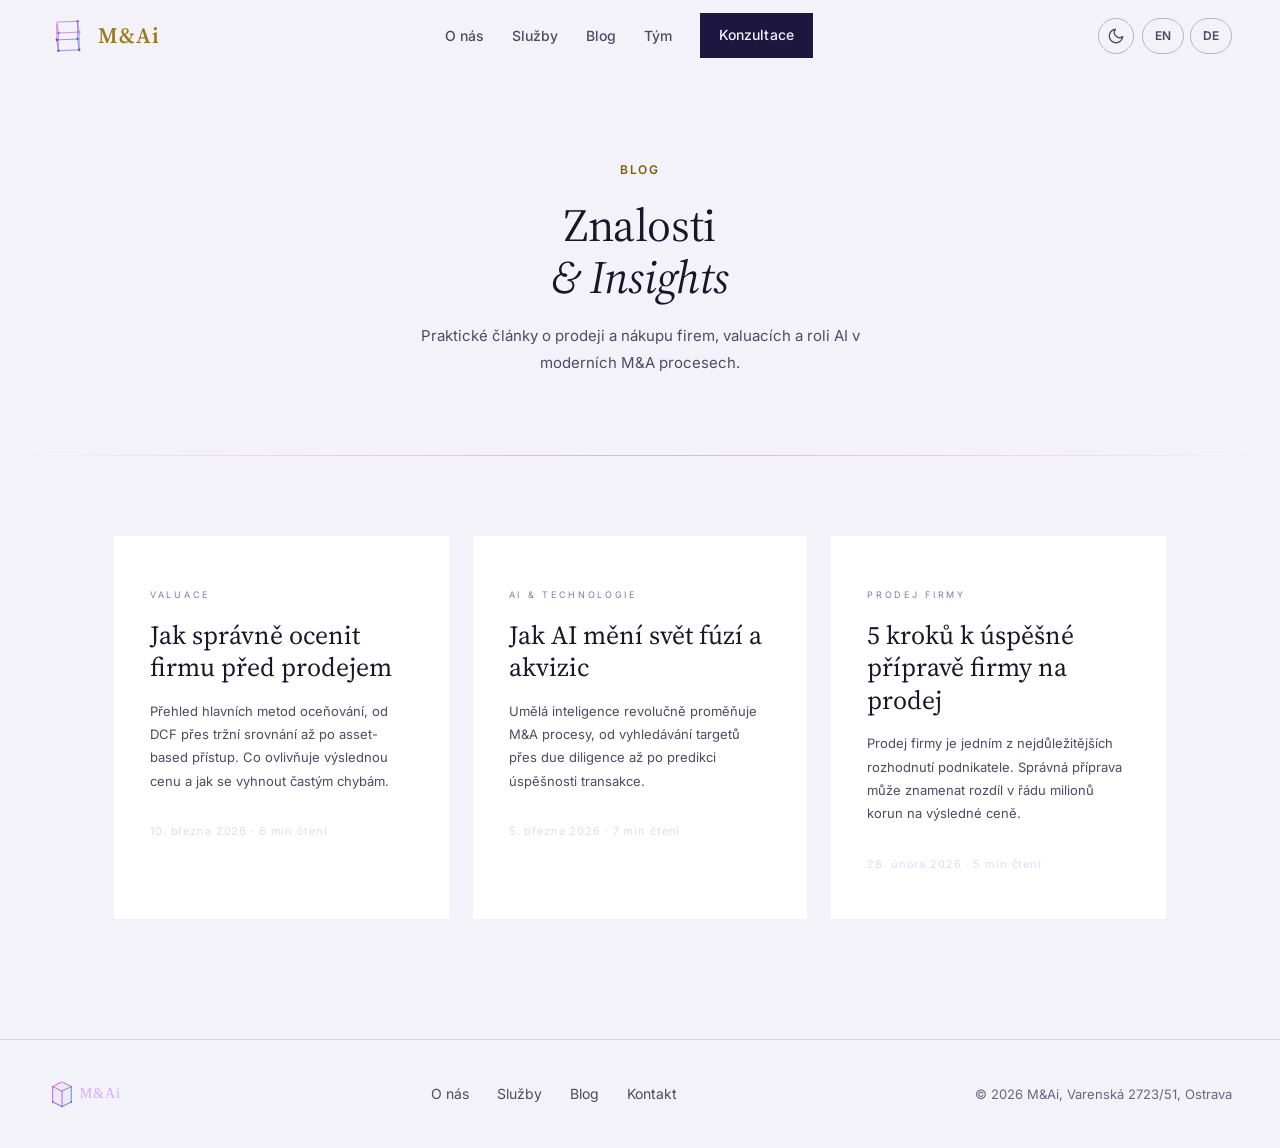
<file: blog/index.html>
<!DOCTYPE html>
<html lang="cs">
<head>
<meta charset="UTF-8">
<meta name="viewport" content="width=device-width, initial-scale=1.0">
<script>try{var t=localStorage.getItem('theme');document.documentElement.setAttribute('data-theme',t||(matchMedia('(prefers-color-scheme: dark)').matches?'dark':'light'))}catch(e){}</script>
<title>Blog | M&Ai</title>
<meta name="description" content="Články o fúzích, akvizicích, oceňování firem a využití AI v M&A procesech.">
<link rel="preconnect" href="https://fonts.googleapis.com">
<link rel="preconnect" href="https://fonts.gstatic.com" crossorigin>
<link href="https://fonts.googleapis.com/css2?family=Inter:wght@300;400;500;600&family=Newsreader:ital,opsz,wght@0,6..72,300;0,6..72,400;1,6..72,300&family=Source+Serif+4:opsz,wght@8..60,300;8..60,400;8..60,600&display=swap" rel="stylesheet">
<link rel="icon" href="../logo/mnai-logo-icon.svg" type="image/svg+xml">
<link rel="stylesheet" href="../css/style.css">
<link rel="stylesheet" href="../css/blog.css">
</head>
<body>

<canvas id="starfield"></canvas>

<!-- NAV -->
<nav id="nav" class="scrolled">
  <a href="../" class="nav-logo"><svg class="logo-cube-3d" width="40" height="40" viewBox="0 0 50 50"></svg><span class="logo-text">M&amp;Ai</span></a>
  <ul class="nav-links">
    <li><a href="../#o-nas">O nás</a></li>
    <li><a href="../#sluzby">Služby</a></li>
    <li><a href="./">Blog</a></li>
    <li><a href="../#tym">Tým</a></li>
    <li><a href="../#kontakt" class="nav-cta">Konzultace</a></li>
  </ul>
  <div class="nav-controls">
    <button class="theme-toggle" id="themeToggle" aria-label="Přepnout světlý/tmavý režim" title="Světlý/tmavý režim">
      <svg id="themeIcon" width="18" height="18" viewBox="0 0 24 24" fill="none" stroke="currentColor" stroke-width="1.8" stroke-linecap="round" stroke-linejoin="round">
        <circle cx="12" cy="12" r="5"/>
        <line x1="12" y1="1" x2="12" y2="3"/>
        <line x1="12" y1="21" x2="12" y2="23"/>
        <line x1="4.22" y1="4.22" x2="5.64" y2="5.64"/>
        <line x1="18.36" y1="18.36" x2="19.78" y2="19.78"/>
        <line x1="1" y1="12" x2="3" y2="12"/>
        <line x1="21" y1="12" x2="23" y2="12"/>
        <line x1="4.22" y1="19.78" x2="5.64" y2="18.36"/>
        <line x1="18.36" y1="5.64" x2="19.78" y2="4.22"/>
      </svg>
    </button>
    <div class="lang-group">
      <a href="../en/" class="lang-toggle" title="English version">EN</a>
      <a href="../de/" class="lang-toggle" title="Deutsche Version">DE</a>
    </div>
  </div>
</nav>

<!-- HERO -->
<section class="blog-hero">
  <div class="section-label" style="justify-content:center;">Blog</div>
  <h1 class="section-title">Znalosti<br><em>& Insights</em></h1>
  <p style="font-size:15px; color:var(--text-dim); margin-top:20px; max-width:500px; margin-left:auto; margin-right:auto; line-height:1.8;">Praktické články o prodeji a nákupu firem, valuacích a roli AI v moderních M&A procesech.</p>
</section>

<!-- ARTICLES GRID -->
<div class="blog-grid">

  <a href="jak-ocenit-firmu.html" class="blog-card">
    <span class="blog-card-tag">Valuace</span>
    <h2 class="blog-card-title">Jak správně ocenit firmu před prodejem</h2>
    <p class="blog-card-excerpt">Přehled hlavních metod oceňování, od DCF přes tržní srovnání až po asset-based přístup. Co ovlivňuje výslednou cenu a jak se vyhnout častým chybám.</p>
    <span class="blog-card-meta">10. března 2026 · 6 min čtení</span>
  </a>

  <a href="ai-v-mergery-a-akvizice.html" class="blog-card">
    <span class="blog-card-tag">AI & Technologie</span>
    <h2 class="blog-card-title">Jak AI mění svět fúzí a akvizic</h2>
    <p class="blog-card-excerpt">Umělá inteligence revolučně proměňuje M&A procesy, od vyhledávání targetů přes due diligence až po predikci úspěšnosti transakce.</p>
    <span class="blog-card-meta">5. března 2026 · 7 min čtení</span>
  </a>

  <a href="priprava-firmy-na-prodej.html" class="blog-card">
    <span class="blog-card-tag">Prodej firmy</span>
    <h2 class="blog-card-title">5 kroků k úspěšné přípravě firmy na prodej</h2>
    <p class="blog-card-excerpt">Prodej firmy je jedním z nejdůležitějších rozhodnutí podnikatele. Správná příprava může znamenat rozdíl v řádu milionů korun na výsledné ceně.</p>
    <span class="blog-card-meta">28. února 2026 · 5 min čtení</span>
  </a>

</div>

<!-- FOOTER -->
<footer>
  <div class="footer-logo"><img src="../logo/mnai-logo-horizontal.svg" alt="M&Ai" height="32"></div>
  <nav class="footer-links">
    <a href="../#o-nas">O nás</a>
    <a href="../#sluzby">Služby</a>
    <a href="./">Blog</a>
    <a href="../#kontakt">Kontakt</a>
  </nav>
  <p class="footer-copy">&copy; 2026 M&Ai, Varenská 2723/51, Ostrava</p>
</footer>

<script src="../js/main.js"></script>
</body>
</html>
</file>
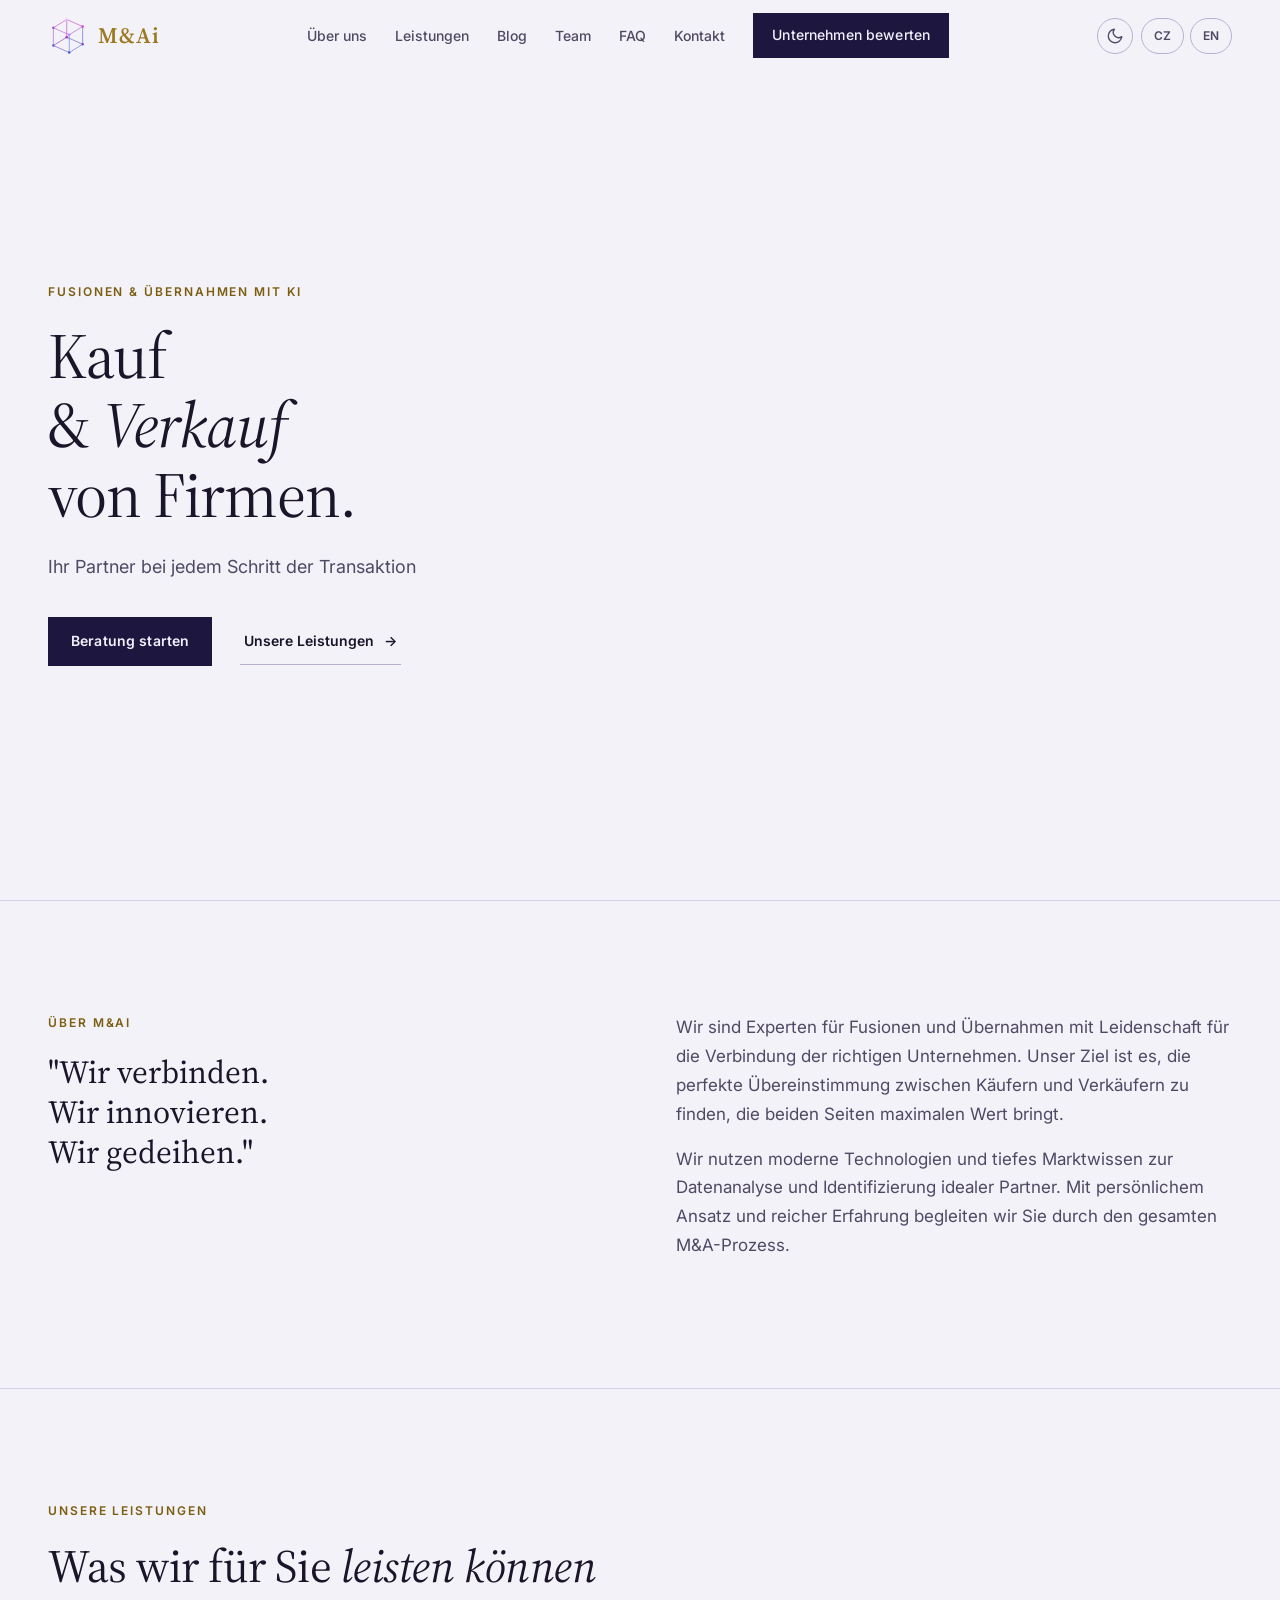
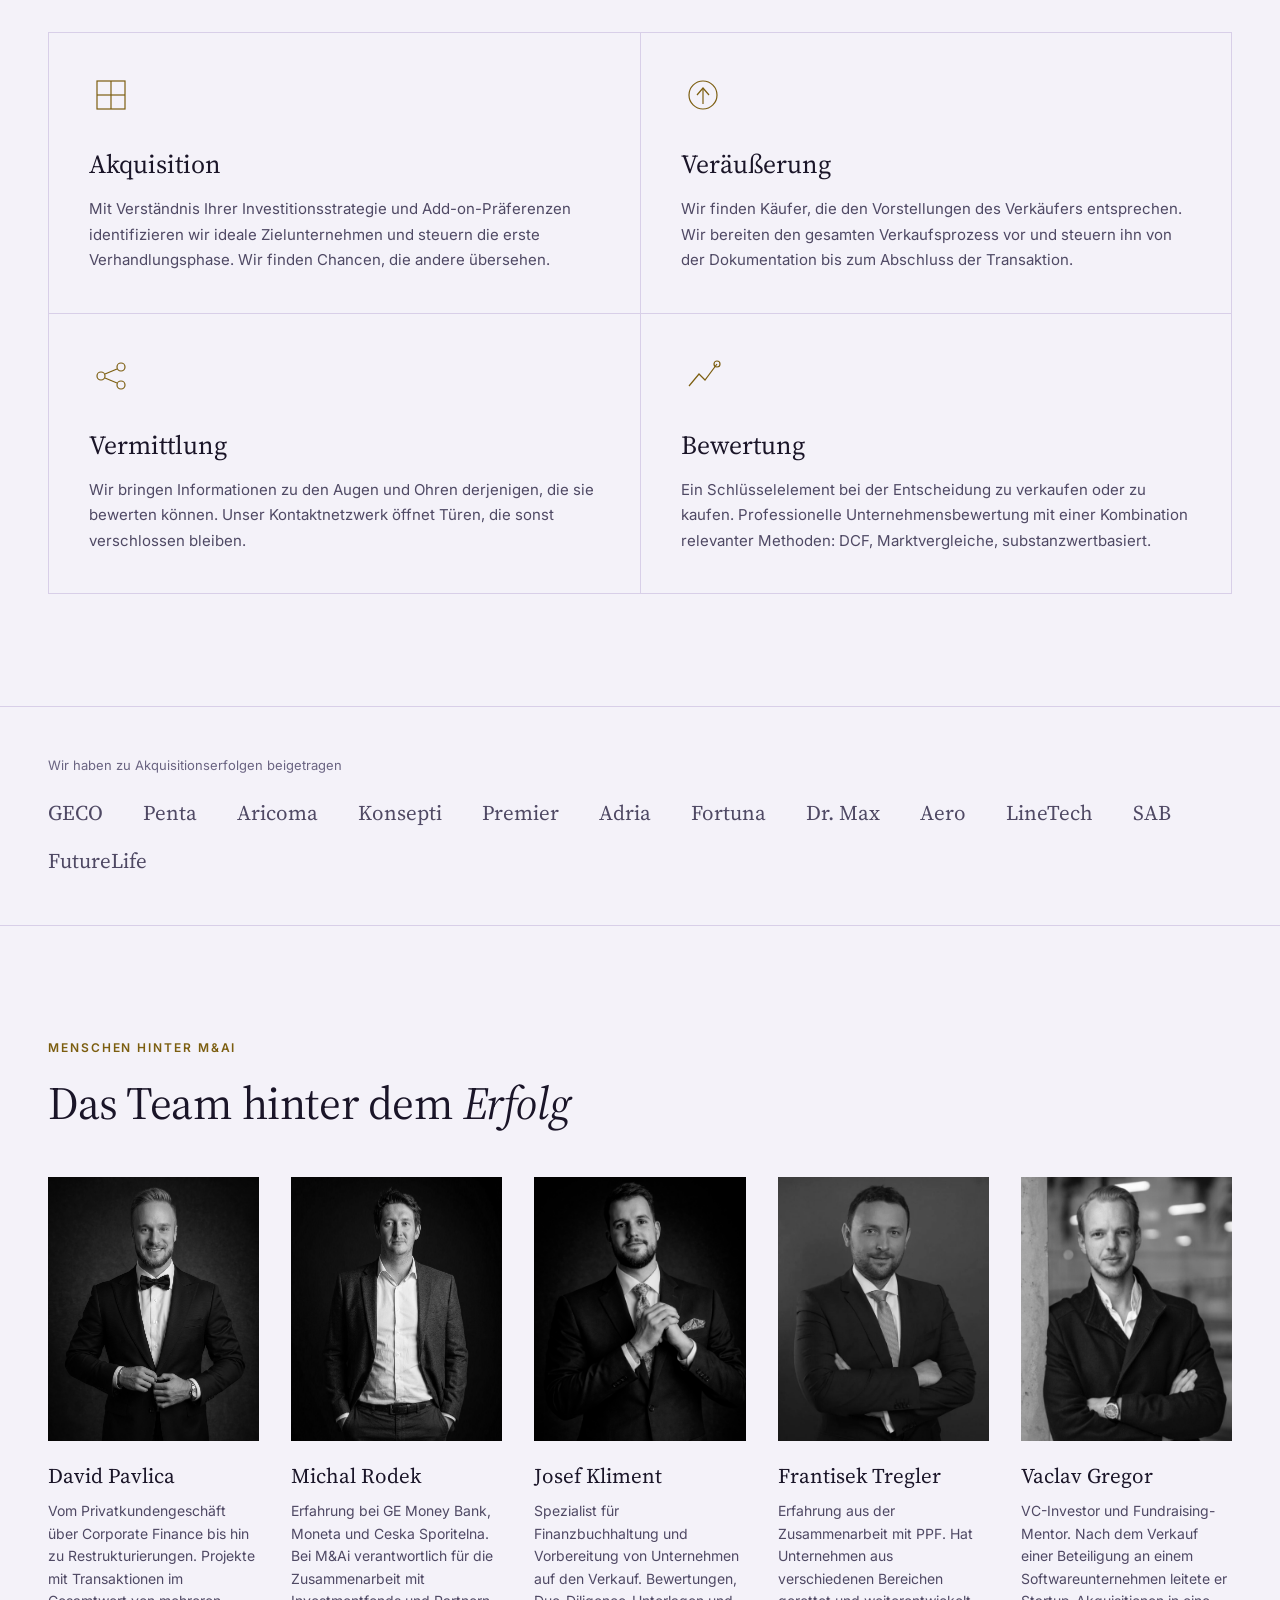
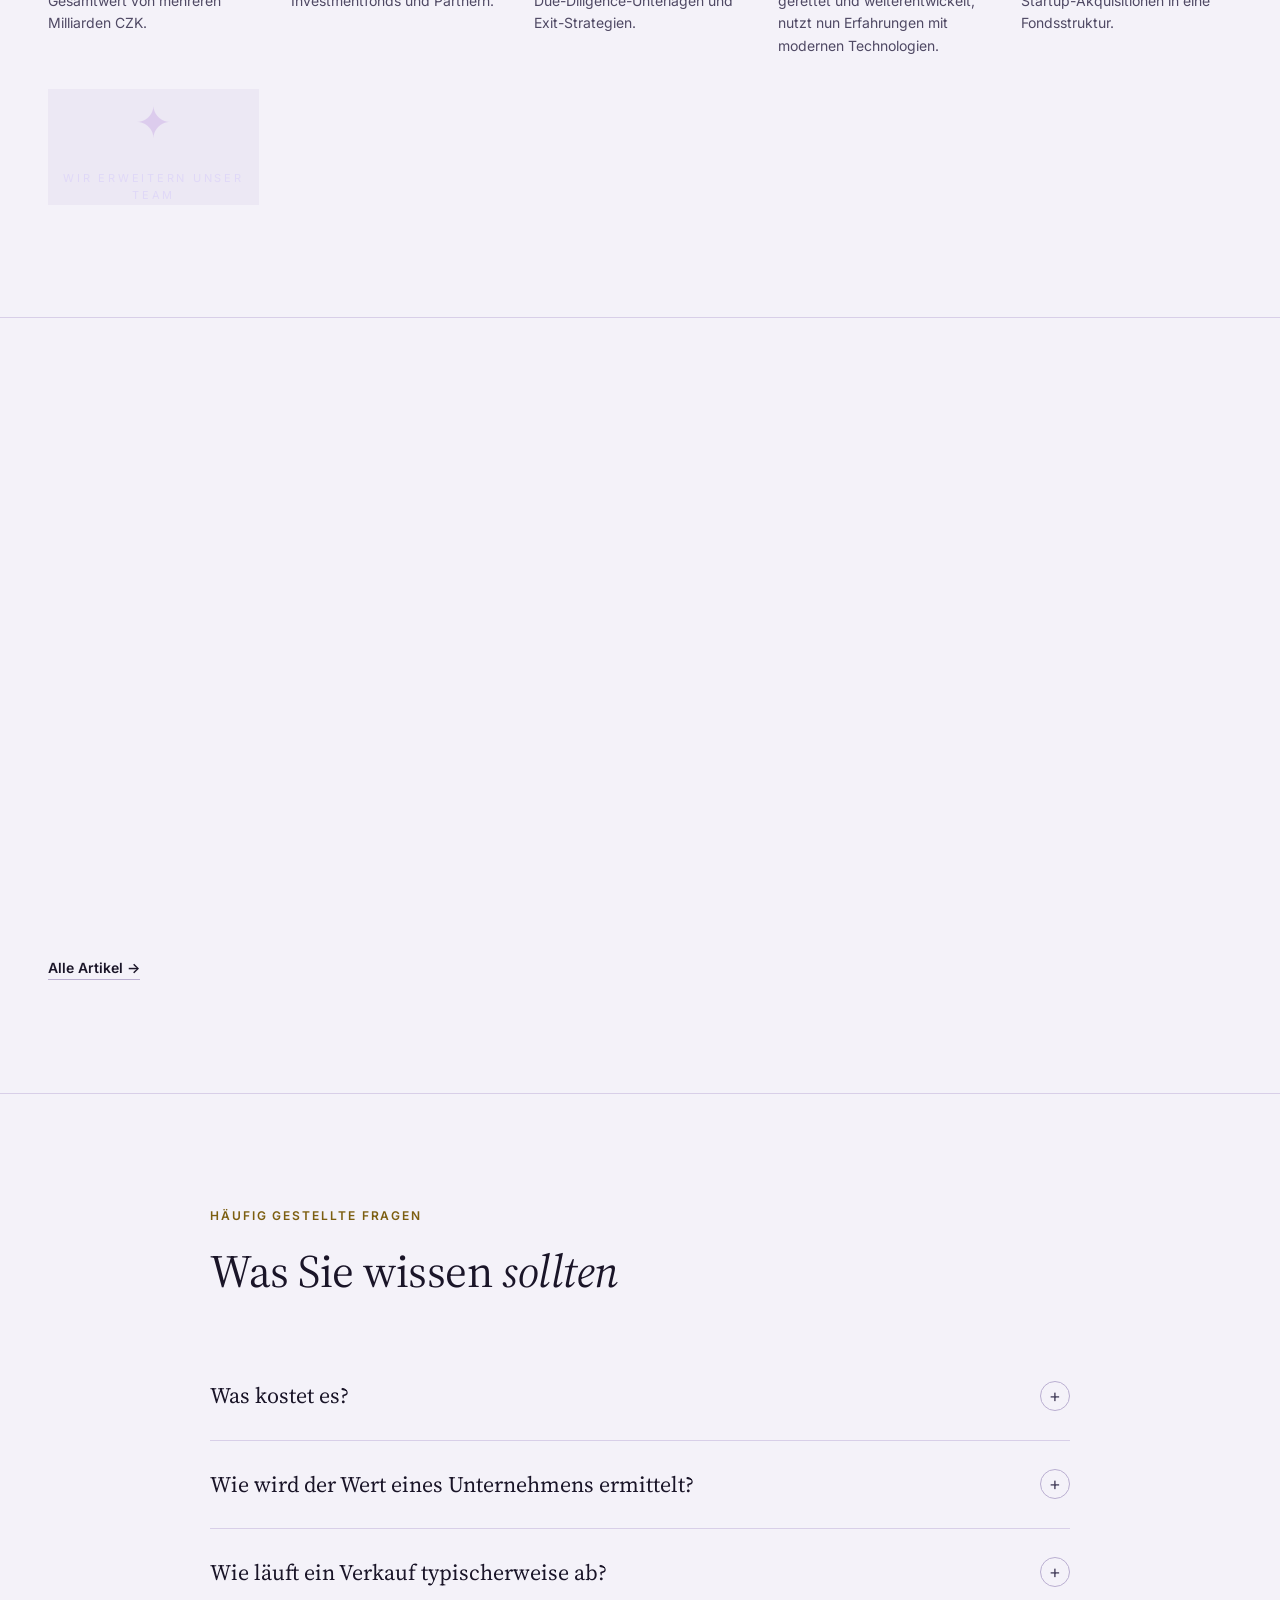
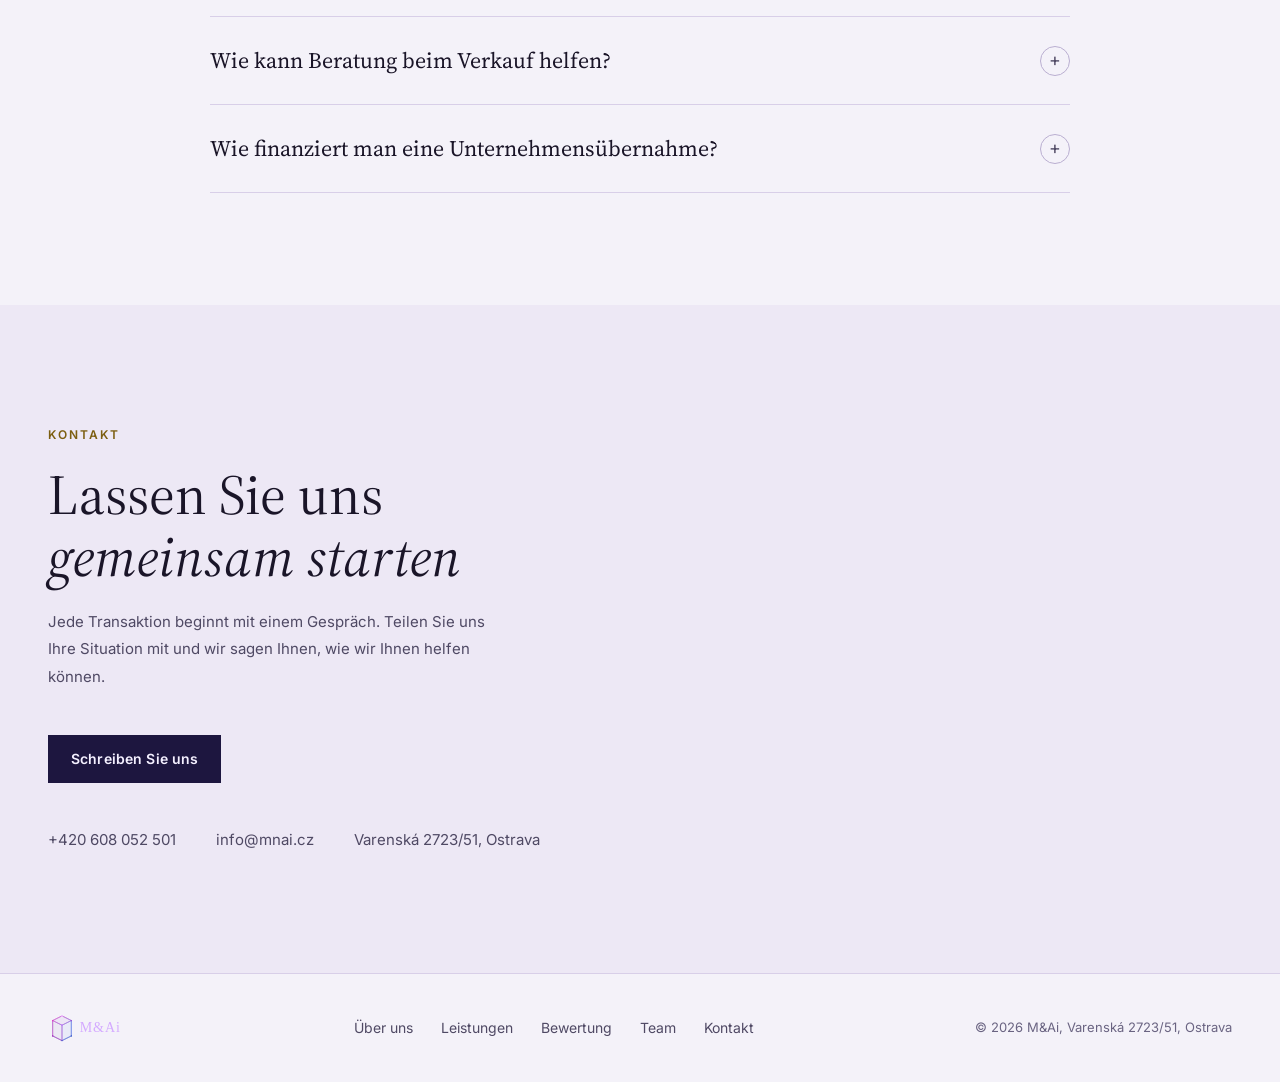
<file: de/index.html>
<!DOCTYPE html>
<html lang="de">
<head>
<meta charset="UTF-8">
<meta name="viewport" content="width=device-width, initial-scale=1.0">
<script>try{var t=localStorage.getItem('theme');document.documentElement.setAttribute('data-theme',t||(matchMedia('(prefers-color-scheme: dark)').matches?'dark':'light'))}catch(e){}</script>
<title>M&Ai | Ihr Partner beim Kauf und Verkauf von Unternehmen</title>
<meta name="description" content="M&Ai, Experten für Fusionen und Übernahmen. Kauf, Verkauf und Bewertung von Unternehmen mit Hilfe von KI-Technologien.">
<link rel="preconnect" href="https://fonts.googleapis.com">
<link rel="preconnect" href="https://fonts.gstatic.com" crossorigin>
<link href="https://fonts.googleapis.com/css2?family=Inter:wght@300;400;500;600&family=Newsreader:ital,opsz,wght@0,6..72,300;0,6..72,400;1,6..72,300&family=Source+Serif+4:opsz,wght@8..60,300;8..60,400;8..60,600&display=swap" rel="stylesheet">
<link rel="icon" href="../logo/mnai-logo-icon.svg" type="image/svg+xml">
<link rel="stylesheet" href="../css/style.css">
</head>
<body>

<!-- STARFIELD -->
<canvas id="starfield"></canvas>

<!-- NAV -->
<nav id="nav">
  <a href="./" class="nav-logo"><svg class="logo-cube-3d" width="40" height="40" viewBox="0 0 50 50"></svg><span class="logo-text">M&amp;Ai</span></a>
  <ul class="nav-links">
    <li><a href="#ueber-uns">Über uns</a></li>
    <li><a href="#leistungen">Leistungen</a></li>
    <li><a href="#blog">Blog</a></li>
    <li><a href="#team">Team</a></li>
    <li><a href="#faq">FAQ</a></li>
    <li><a href="#kontakt">Kontakt</a></li>
    <li><a href="../valuace/" class="nav-cta">Unternehmen bewerten</a></li>
  </ul>
  <div class="nav-controls">
    <button class="theme-toggle" id="themeToggle" aria-label="Hell-/Dunkelmodus umschalten" title="Hell/Dunkel">
      <svg id="themeIcon" width="18" height="18" viewBox="0 0 24 24" fill="none" stroke="currentColor" stroke-width="1.8" stroke-linecap="round" stroke-linejoin="round">
        <circle cx="12" cy="12" r="5"/>
        <line x1="12" y1="1" x2="12" y2="3"/>
        <line x1="12" y1="21" x2="12" y2="23"/>
        <line x1="4.22" y1="4.22" x2="5.64" y2="5.64"/>
        <line x1="18.36" y1="18.36" x2="19.78" y2="19.78"/>
        <line x1="1" y1="12" x2="3" y2="12"/>
        <line x1="21" y1="12" x2="23" y2="12"/>
        <line x1="4.22" y1="19.78" x2="5.64" y2="18.36"/>
        <line x1="18.36" y1="5.64" x2="19.78" y2="4.22"/>
      </svg>
    </button>
    <div class="lang-group">
      <a href="../" class="lang-toggle" title="Tschechische Version">CZ</a>
      <a href="../en/" class="lang-toggle" title="English version">EN</a>
    </div>
  </div>
</nav>

<!-- HERO -->
<section class="hero">
  <div class="nebula-hero"></div>
  <div class="orbit-ring ring-1"></div>
  <div class="orbit-ring ring-2"></div>
  <div class="orbit-ring ring-3"></div>

  <div class="hero-content">
    <div class="hero-eyebrow">Fusionen &amp; Übernahmen mit KI</div>
    <h1 class="hero-title">
      Kauf<br>&amp; <em>Verkauf</em><br>von Firmen.
    </h1>
    <p class="hero-subtitle">Ihr Partner bei jedem Schritt der Transaktion</p>
    <div class="hero-actions">
      <a href="#kontakt" class="btn-primary">Beratung starten</a>
      <a href="#leistungen" class="btn-secondary">Unsere Leistungen</a>
    </div>
  </div>

  <div class="hero-scroll">
    <div class="scroll-line"></div>
    Nach unten scrollen
  </div>
</section>

<!-- INTRO -->
<section class="intro" id="ueber-uns">
  <div class="intro-inner reveal">
    <div>
      <div class="section-label">Über M&Ai</div>
      <p class="tagline">"Wir verbinden.<br>Wir innovieren.<br>Wir gedeihen."</p>
    </div>
    <div class="intro-text">
      <p>Wir sind Experten für Fusionen und Übernahmen mit Leidenschaft für die Verbindung der richtigen Unternehmen. Unser Ziel ist es, die perfekte Übereinstimmung zwischen Käufern und Verkäufern zu finden, die beiden Seiten maximalen Wert bringt.</p>
      <p>Wir nutzen moderne Technologien und tiefes Marktwissen zur Datenanalyse und Identifizierung idealer Partner. Mit persönlichem Ansatz und reicher Erfahrung begleiten wir Sie durch den gesamten M&A-Prozess.</p>
    </div>
  </div>
</section>

<!-- SERVICES -->
<div class="services-wrap" id="leistungen">
  <div class="services-header reveal">
    <div class="section-label">Unsere Leistungen</div>
    <h2 class="section-title">Was wir für Sie <em>leisten können</em></h2>
  </div>

  <div class="services-grid reveal">
    <div class="service-card">
      <div class="service-glow"></div>
      <div class="service-num">01</div>
      <div class="service-icon-wrap">
        <svg width="44" height="44" viewBox="0 0 44 44" fill="none">
          <rect x="8" y="8" width="28" height="28" stroke="#9B59D4" stroke-width="1.2"/>
          <line x1="8" y1="22" x2="36" y2="22" stroke="#9B59D4" stroke-width="1.2"/>
          <line x1="22" y1="8" x2="22" y2="36" stroke="#9B59D4" stroke-width="1.2"/>
        </svg>
      </div>
      <h3 class="service-title">Akquisition</h3>
      <p class="service-text">Mit Verständnis Ihrer Investitionsstrategie und Add-on-Präferenzen identifizieren wir ideale Zielunternehmen und steuern die erste Verhandlungsphase. Wir finden Chancen, die andere übersehen.</p>
    </div>

    <div class="service-card">
      <div class="service-glow"></div>
      <div class="service-num">02</div>
      <div class="service-icon-wrap">
        <svg width="44" height="44" viewBox="0 0 44 44" fill="none">
          <circle cx="22" cy="22" r="14" stroke="#9B59D4" stroke-width="1.2"/>
          <polyline points="16,22 22,15 28,22" stroke="#9B59D4" stroke-width="1.2" fill="none"/>
          <line x1="22" y1="15" x2="22" y2="31" stroke="#9B59D4" stroke-width="1.2"/>
        </svg>
      </div>
      <h3 class="service-title">Veräußerung</h3>
      <p class="service-text">Wir finden Käufer, die den Vorstellungen des Verkäufers entsprechen. Wir bereiten den gesamten Verkaufsprozess vor und steuern ihn von der Dokumentation bis zum Abschluss der Transaktion.</p>
    </div>

    <div class="service-card">
      <div class="service-glow"></div>
      <div class="service-num">03</div>
      <div class="service-icon-wrap">
        <svg width="44" height="44" viewBox="0 0 44 44" fill="none">
          <circle cx="12" cy="22" r="4" stroke="#9B59D4" stroke-width="1.2"/>
          <circle cx="32" cy="13" r="4" stroke="#9B59D4" stroke-width="1.2"/>
          <circle cx="32" cy="31" r="4" stroke="#9B59D4" stroke-width="1.2"/>
          <line x1="16" y1="20" x2="28" y2="15" stroke="#9B59D4" stroke-width="1.2"/>
          <line x1="16" y1="24" x2="28" y2="29" stroke="#9B59D4" stroke-width="1.2"/>
        </svg>
      </div>
      <h3 class="service-title">Vermittlung</h3>
      <p class="service-text">Wir bringen Informationen zu den Augen und Ohren derjenigen, die sie bewerten können. Unser Kontaktnetzwerk öffnet Türen, die sonst verschlossen bleiben.</p>
    </div>

    <div class="service-card">
      <div class="service-glow"></div>
      <div class="service-num">04</div>
      <div class="service-icon-wrap">
        <svg width="44" height="44" viewBox="0 0 44 44" fill="none">
          <polyline points="8,32 18,20 24,26 36,10" stroke="#9B59D4" stroke-width="1.2" fill="none"/>
          <circle cx="36" cy="10" r="3" stroke="#9B59D4" stroke-width="1.2"/>
        </svg>
      </div>
      <h3 class="service-title">Bewertung</h3>
      <p class="service-text">Ein Schlüsselelement bei der Entscheidung zu verkaufen oder zu kaufen. Professionelle Unternehmensbewertung mit einer Kombination relevanter Methoden: DCF, Marktvergleiche, substanzwertbasiert.</p>
    </div>
  </div>
</div>

<!-- CLIENTS -->
<section class="clients-section">
  <p class="clients-label">Wir haben zu Akquisitionserfolgen beigetragen</p>
  <div class="clients-wrapper">
    <div class="clients-track">
      <span class="client-name">GECO</span><div class="client-dot"></div>
      <span class="client-name">Penta</span><div class="client-dot"></div>
      <span class="client-name">Aricoma</span><div class="client-dot"></div>
      <span class="client-name">Konsepti</span><div class="client-dot"></div>
      <span class="client-name">Premier</span><div class="client-dot"></div>
      <span class="client-name">Adria</span><div class="client-dot"></div>
      <span class="client-name">Fortuna</span><div class="client-dot"></div>
      <span class="client-name">Dr. Max</span><div class="client-dot"></div>
      <span class="client-name">Aero</span><div class="client-dot"></div>
      <span class="client-name">LineTech</span><div class="client-dot"></div>
      <span class="client-name">SAB</span><div class="client-dot"></div>
      <span class="client-name">FutureLife</span><div class="client-dot"></div>
    </div>
  </div>
</section>

<!-- TEAM -->
<section class="team-section" id="team">
  <div class="team-inner">
    <div class="reveal">
      <div class="section-label">Menschen hinter M&Ai</div>
      <h2 class="section-title">Das Team hinter dem <em>Erfolg</em></h2>
    </div>
    <div class="team-grid reveal">

      <div class="team-card">
        <img src="../img/team/david-pavlica.png" alt="David Pavlica" class="team-img" onerror="this.style.display='none'">
        <h3 class="team-name">David Pavlica</h3>
        <p class="team-bio">Vom Privatkundengeschäft über Corporate Finance bis hin zu Restrukturierungen. Projekte mit Transaktionen im Gesamtwert von mehreren Milliarden CZK.</p>
      </div>

      <div class="team-card">
        <img src="../img/team/michal-rodek.png" alt="Michal Rodek" class="team-img" onerror="this.style.display='none'">
        <h3 class="team-name">Michal Rodek</h3>
        <p class="team-bio">Erfahrung bei GE Money Bank, Moneta und Ceska Sporitelna. Bei M&Ai verantwortlich für die Zusammenarbeit mit Investmentfonds und Partnern.</p>
      </div>

      <div class="team-card">
        <img src="../img/team/josef-kliment.png" alt="Josef Kliment" class="team-img" onerror="this.style.display='none'">
        <h3 class="team-name">Josef Kliment</h3>
        <p class="team-bio">Spezialist für Finanzbuchhaltung und Vorbereitung von Unternehmen auf den Verkauf. Bewertungen, Due-Diligence-Unterlagen und Exit-Strategien.</p>
      </div>

      <div class="team-card">
        <img src="../img/team/frantisek-tregler.jpg" alt="Frantisek Tregler" class="team-img" onerror="this.style.display='none'">
        <h3 class="team-name">Frantisek Tregler</h3>
        <p class="team-bio">Erfahrung aus der Zusammenarbeit mit PPF. Hat Unternehmen aus verschiedenen Bereichen gerettet und weiterentwickelt, nutzt nun Erfahrungen mit modernen Technologien.</p>
      </div>

      <div class="team-card">
        <img src="../img/team/vaclav-gregor.jpeg" alt="Vaclav Gregor" class="team-img" onerror="this.style.display='none'">
        <h3 class="team-name">Vaclav Gregor</h3>
        <p class="team-bio">VC-Investor und Fundraising-Mentor. Nach dem Verkauf einer Beteiligung an einem Softwareunternehmen leitete er Startup-Akquisitionen in eine Fondsstruktur.</p>
      </div>

      <div class="team-card" style="display:flex; align-items:center; justify-content:center; background: rgba(107,63,160,0.05);">
        <div style="text-align:center;">
          <div style="font-family:'Archivo Black',serif; font-size:44px; color:rgba(155,89,212,0.2); margin-bottom:10px;">&#10022;</div>
          <p style="font-size:11px; color:rgba(196,180,255,0.3); letter-spacing:0.25em; text-transform:uppercase;">Wir erweitern unser Team</p>
        </div>
      </div>

    </div>
  </div>
</section>

<!-- BLOG -->
<section class="blog-section" id="blog">
  <div class="blog-inner">
    <div class="reveal">
      <div class="section-label">Blog</div>
      <h2 class="section-title">Wissen <em>& Einblicke</em></h2>
    </div>
    <div class="blog-preview-grid reveal">

      <a href="../blog/jak-ocenit-firmu.html" class="blog-preview-card">
        <span class="blog-preview-tag">Bewertung</span>
        <h3 class="blog-preview-title">Wie man ein Unternehmen vor dem Verkauf richtig bewertet</h3>
        <p class="blog-preview-excerpt">Ein Überblick über die wichtigsten Bewertungsmethoden, von DCF über Marktvergleiche bis zum substanzwertbasierten Ansatz.</p>
        <span class="blog-preview-meta">10. März 2026 · 6 Min. Lesezeit</span>
      </a>

      <a href="../blog/ai-v-mergery-a-akvizice.html" class="blog-preview-card">
        <span class="blog-preview-tag">KI &amp; Technologie</span>
        <h3 class="blog-preview-title">Wie KI die Welt der M&amp;A verändert</h3>
        <p class="blog-preview-excerpt">Künstliche Intelligenz revolutioniert M&amp;A-Prozesse, von der Zielsuche über Due Diligence bis zur Vorhersage des Transaktionserfolgs.</p>
        <span class="blog-preview-meta">5. März 2026 · 7 Min. Lesezeit</span>
      </a>

      <a href="../blog/priprava-firmy-na-prodej.html" class="blog-preview-card">
        <span class="blog-preview-tag">Unternehmensverkauf</span>
        <h3 class="blog-preview-title">5 Schritte zur erfolgreichen Vorbereitung eines Unternehmens auf den Verkauf</h3>
        <p class="blog-preview-excerpt">Der Verkauf eines Unternehmens ist eine der wichtigsten Entscheidungen eines Unternehmers. Die richtige Vorbereitung kann Millionen ausmachen.</p>
        <span class="blog-preview-meta">28. Februar 2026 · 5 Min. Lesezeit</span>
      </a>

    </div>
    <a href="../blog/" class="blog-all-link">Alle Artikel</a>
  </div>
</section>

<!-- FAQ -->
<section class="faq-section" id="faq">
  <div class="faq-inner">
    <div class="reveal">
      <div class="section-label">Häufig gestellte Fragen</div>
      <h2 class="section-title" style="margin-bottom:56px;">Was Sie wissen <em>sollten</em></h2>
    </div>

    <div class="faq-item reveal">
      <div class="faq-q">Was kostet es?<span class="faq-icon">+</span></div>
      <div class="faq-a">Im Falle eines Verkaufs werden wir aus dem erzielten Ergebnis bezahlt. Unsere Vergütung ist somit direkt vom Erfolg der Transaktion und dem erzielten Preis abhängig.</div>
    </div>

    <div class="faq-item reveal">
      <div class="faq-q">Wie wird der Wert eines Unternehmens ermittelt?<span class="faq-icon">+</span></div>
      <div class="faq-a">Der Unternehmenswert wird durch eine Kombination verschiedener Methoden bestimmt, darunter Analyse der Finanzberichte, Marktvergleich, diskontierte Cashflows und Bewertung immaterieller Vermögenswerte. Wir berücksichtigen auch das Wachstumspotenzial und branchenspezifische Besonderheiten.</div>
    </div>

    <div class="faq-item reveal">
      <div class="faq-q">Wie läuft ein Verkauf typischerweise ab?<span class="faq-icon">+</span></div>
      <div class="faq-a">Ein Verkauf umfasst in der Regel die Vorbereitung des Unternehmens, die Identifizierung potenzieller Käufer, Verhandlungen, Due Diligence und den Abschluss der Transaktion. Der Prozess kann je nach Komplexität mehrere Monate bis ein Jahr dauern.</div>
    </div>

    <div class="faq-item reveal">
      <div class="faq-q">Wie kann Beratung beim Verkauf helfen?<span class="faq-icon">+</span></div>
      <div class="faq-a">Unsere Beratung hilft Ihnen, den Transaktionswert zu maximieren, ideale Käufer zu identifizieren, das Unternehmen auf den Verkauf vorzubereiten, die besten Konditionen auszuhandeln und den gesamten Prozess effizient zu steuern. Unsere Erfahrung und Marktkenntnis sparen Ihnen Zeit und minimieren Risiken.</div>
    </div>

    <div class="faq-item reveal">
      <div class="faq-q">Wie finanziert man eine Unternehmensübernahme?<span class="faq-icon">+</span></div>
      <div class="faq-a">Die Akquisitionsfinanzierung kann eine Kombination aus Eigenmitteln, Bankdarlehen, Private-Equity-Investitionen oder Verkäuferfinanzierung umfassen. Wir helfen Ihnen, die geeignetste Finanzierungsstruktur zu identifizieren und stellen Sie potenziellen Kapitalgebern vor.</div>
    </div>
  </div>
</section>

<!-- CONTACT -->
<section class="contact-section" id="kontakt">
  <div class="contact-nebula"></div>
  <div class="contact-inner reveal">
    <div class="section-label" style="justify-content:center;">Kontakt</div>
    <h2 class="contact-big">
      Lassen Sie uns <em>gemeinsam starten</em>
    </h2>
    <p style="font-size:15px; color:var(--text-dim); line-height:1.85; margin-bottom:44px;">Jede Transaktion beginnt mit einem Gespräch. Teilen Sie uns Ihre Situation mit und wir sagen Ihnen, wie wir Ihnen helfen können.</p>
    <a href="mailto:info@mnai.cz" class="btn-primary">Schreiben Sie uns</a>
    <div class="contact-info">
      <div class="contact-item"><a href="tel:+420608052501">+420 608 052 501</a></div>
      <div class="contact-item"><a href="mailto:info@mnai.cz">info@mnai.cz</a></div>
      <div class="contact-item"><a href="#">Varenská 2723/51, Ostrava</a></div>
    </div>
  </div>
</section>

<!-- FOOTER -->
<footer>
  <div class="footer-logo"><img src="../logo/mnai-logo-horizontal.svg" alt="M&Ai" height="32"></div>
  <nav class="footer-links">
    <a href="#ueber-uns">Über uns</a>
    <a href="#leistungen">Leistungen</a>
    <a href="../valuace/">Bewertung</a>
    <a href="#team">Team</a>
    <a href="#kontakt">Kontakt</a>
  </nav>
  <p class="footer-copy">&copy; 2026 M&Ai, Varenská 2723/51, Ostrava</p>
</footer>

<script src="../js/main.js"></script>
</body>
</html>
</file>
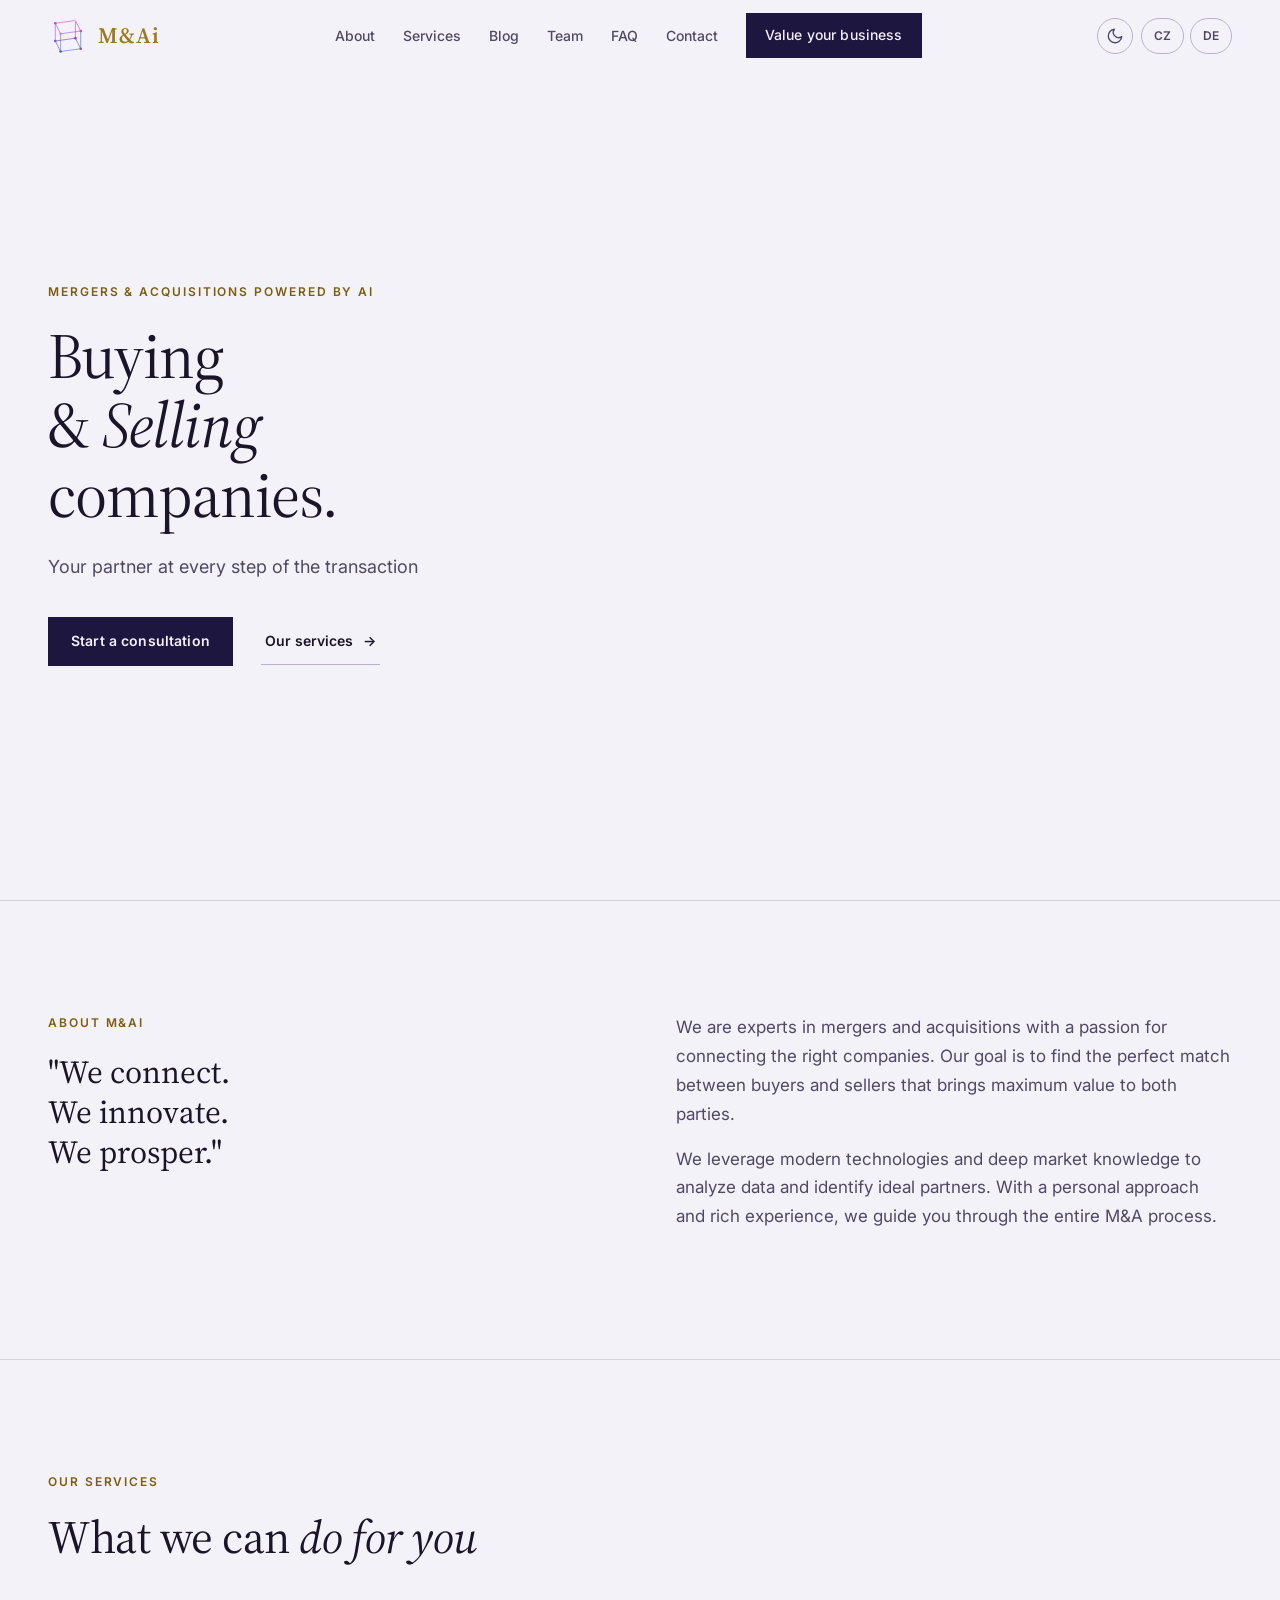
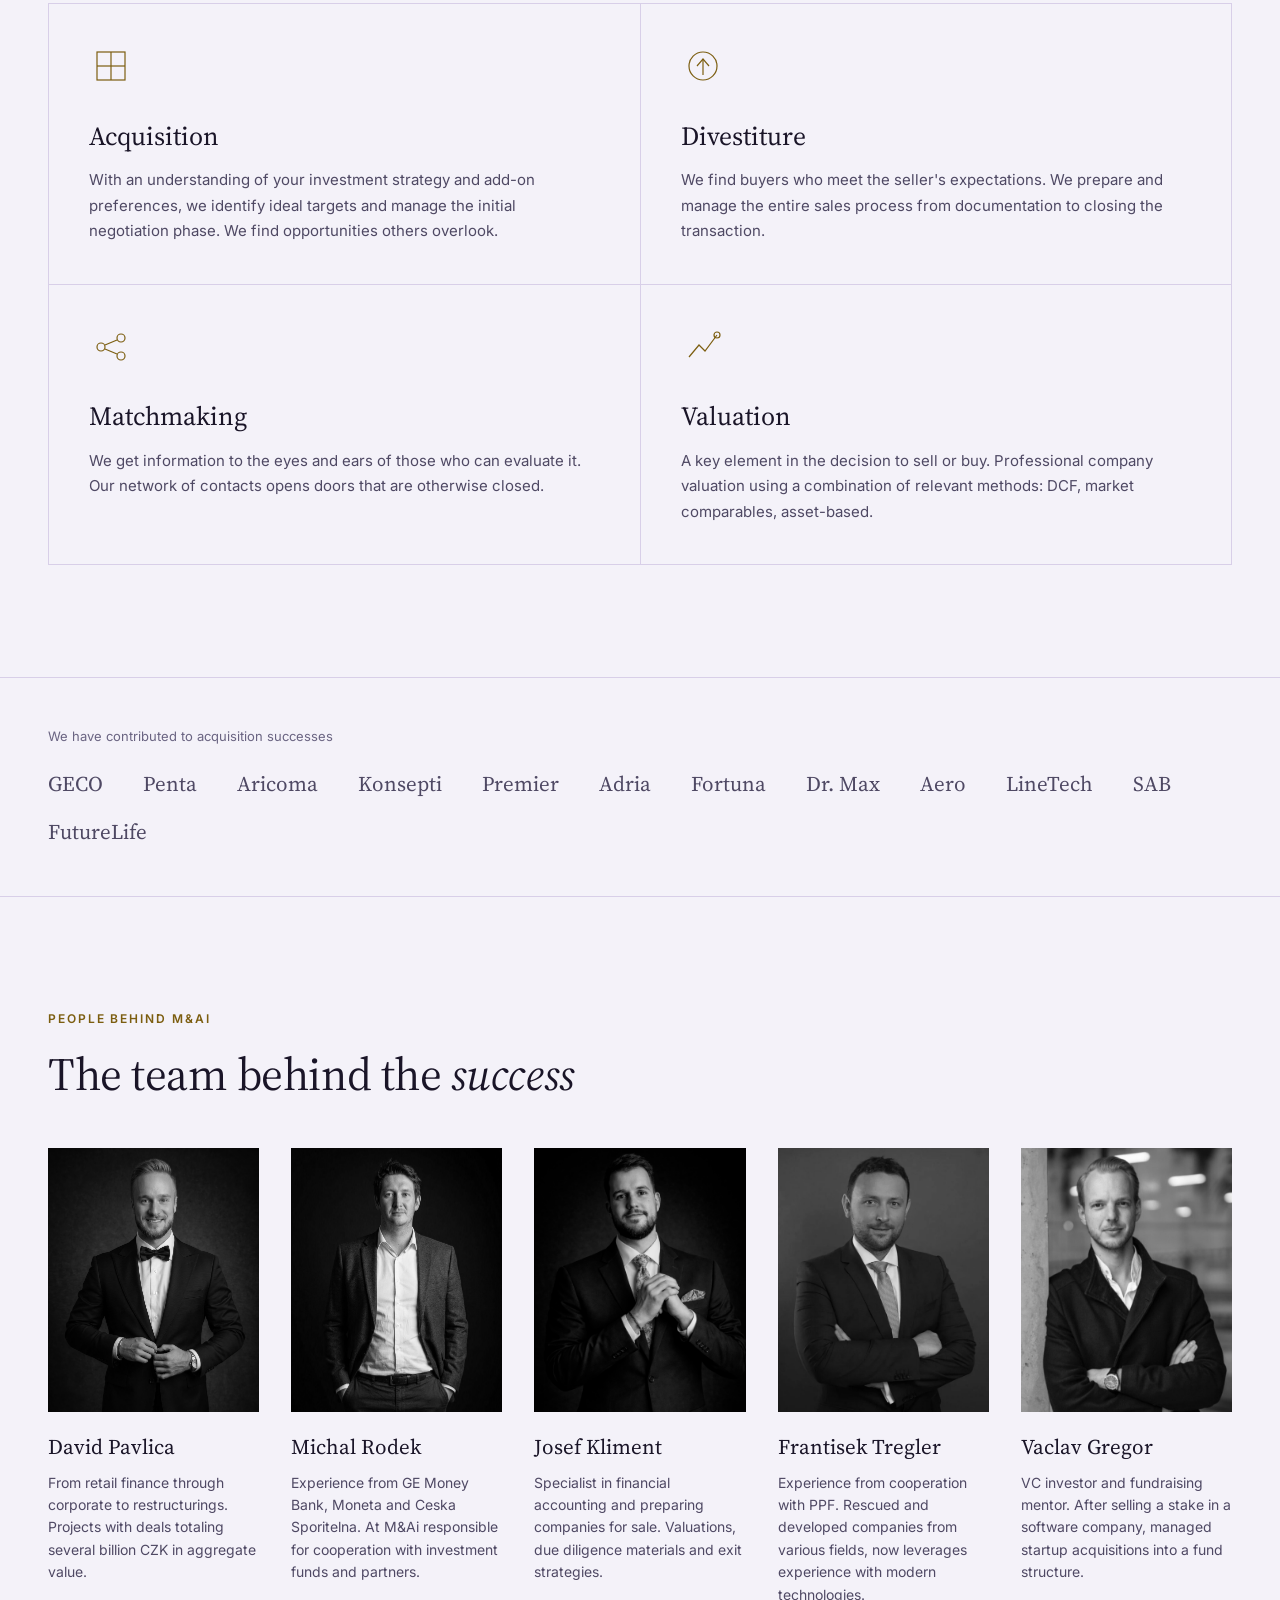
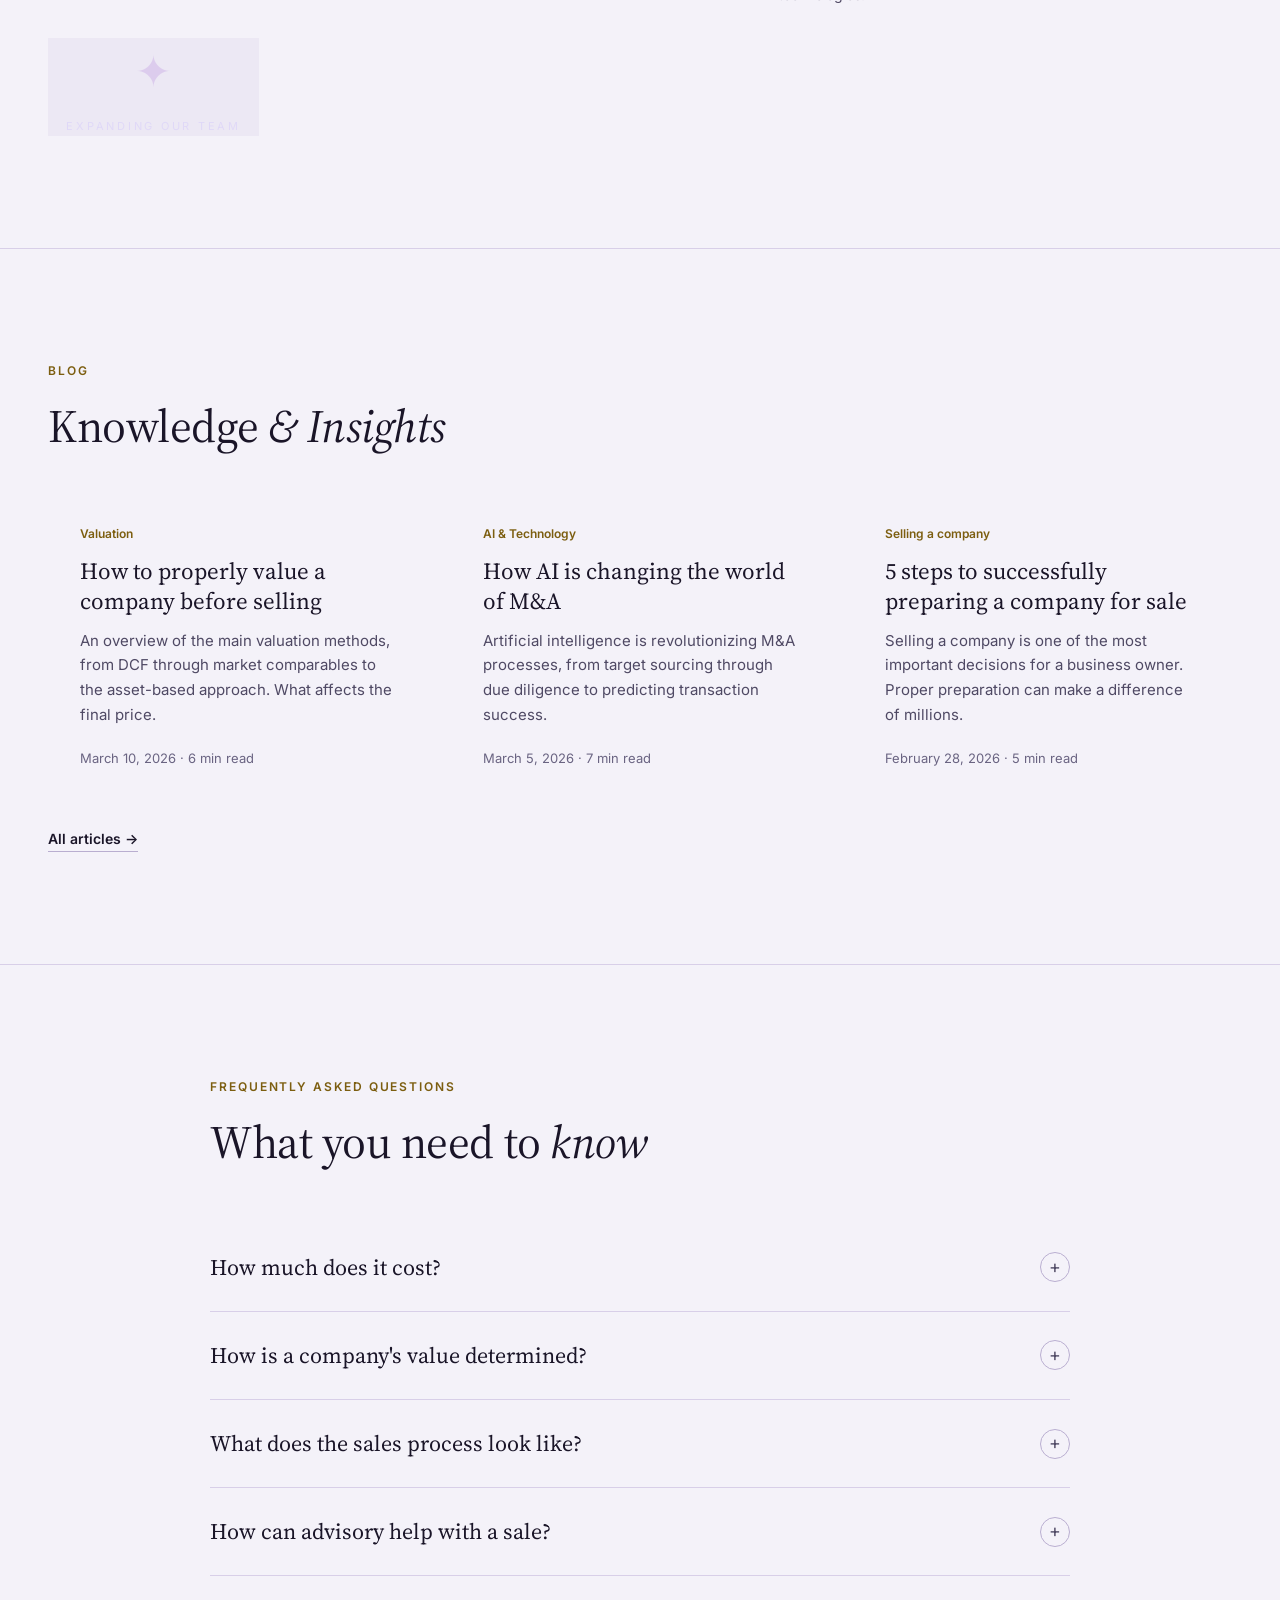
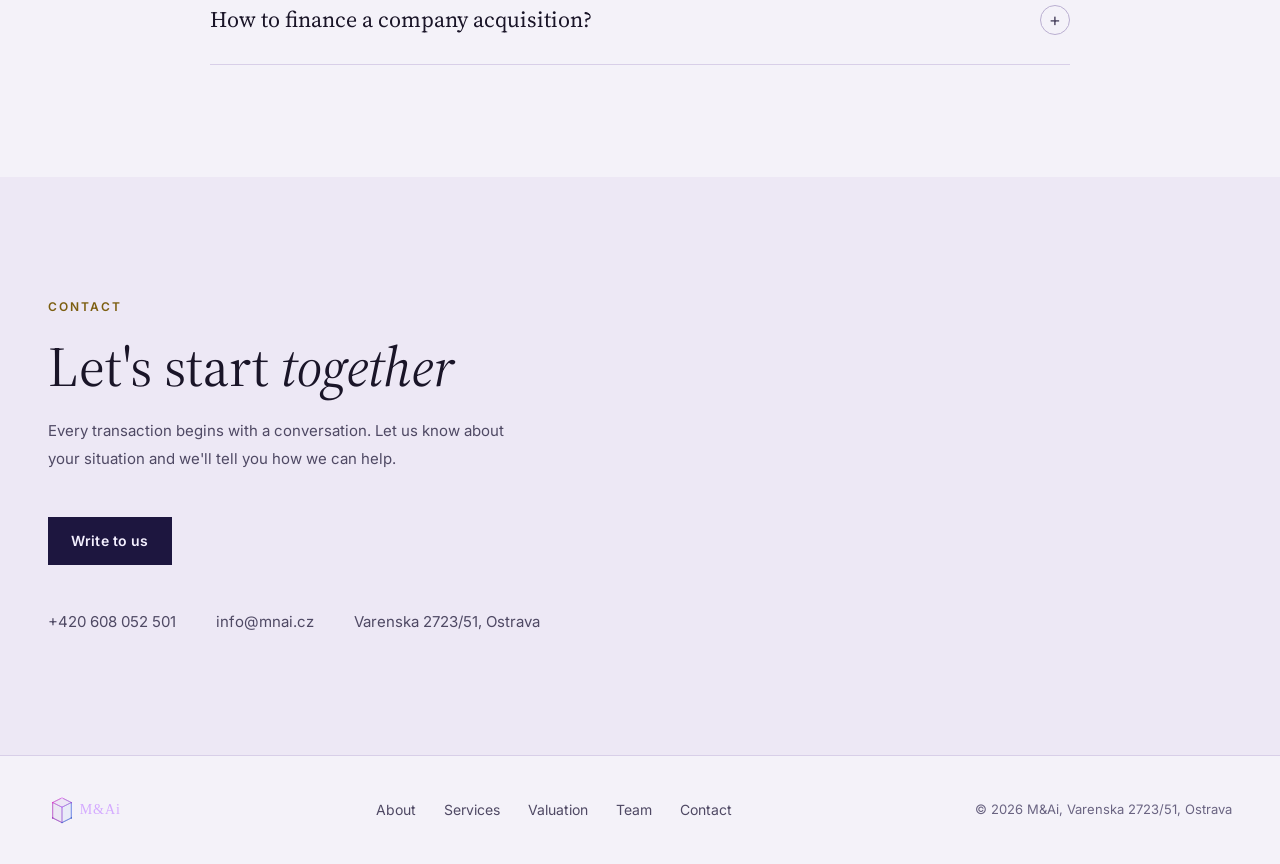
<file: en/index.html>
<!DOCTYPE html>
<html lang="en">
<head>
<meta charset="UTF-8">
<meta name="viewport" content="width=device-width, initial-scale=1.0">
<script>try{var t=localStorage.getItem('theme');document.documentElement.setAttribute('data-theme',t||(matchMedia('(prefers-color-scheme: dark)').matches?'dark':'light'))}catch(e){}</script>
<title>M&Ai | Your Partner in Buying and Selling Companies</title>
<meta name="description" content="M&Ai, experts in mergers and acquisitions. Buying, selling and valuation of companies powered by AI technologies.">
<link rel="preconnect" href="https://fonts.googleapis.com">
<link rel="preconnect" href="https://fonts.gstatic.com" crossorigin>
<link href="https://fonts.googleapis.com/css2?family=Inter:wght@300;400;500;600&family=Newsreader:ital,opsz,wght@0,6..72,300;0,6..72,400;1,6..72,300&family=Source+Serif+4:opsz,wght@8..60,300;8..60,400;8..60,600&display=swap" rel="stylesheet">
<link rel="icon" href="../logo/mnai-logo-icon.svg" type="image/svg+xml">
<link rel="stylesheet" href="../css/style.css">
</head>
<body>

<!-- STARFIELD -->
<canvas id="starfield"></canvas>

<!-- NAV -->
<nav id="nav">
  <a href="./" class="nav-logo"><svg class="logo-cube-3d" width="40" height="40" viewBox="0 0 50 50"></svg><span class="logo-text">M&amp;Ai</span></a>
  <ul class="nav-links">
    <li><a href="#about">About</a></li>
    <li><a href="#services">Services</a></li>
    <li><a href="#blog">Blog</a></li>
    <li><a href="#team">Team</a></li>
    <li><a href="#faq">FAQ</a></li>
    <li><a href="#contact">Contact</a></li>
    <li><a href="../valuace/" class="nav-cta">Value your business</a></li>
  </ul>
  <div class="nav-controls">
    <button class="theme-toggle" id="themeToggle" aria-label="Toggle light/dark mode" title="Light/dark mode">
      <svg id="themeIcon" width="18" height="18" viewBox="0 0 24 24" fill="none" stroke="currentColor" stroke-width="1.8" stroke-linecap="round" stroke-linejoin="round">
        <circle cx="12" cy="12" r="5"/>
        <line x1="12" y1="1" x2="12" y2="3"/>
        <line x1="12" y1="21" x2="12" y2="23"/>
        <line x1="4.22" y1="4.22" x2="5.64" y2="5.64"/>
        <line x1="18.36" y1="18.36" x2="19.78" y2="19.78"/>
        <line x1="1" y1="12" x2="3" y2="12"/>
        <line x1="21" y1="12" x2="23" y2="12"/>
        <line x1="4.22" y1="19.78" x2="5.64" y2="18.36"/>
        <line x1="18.36" y1="5.64" x2="19.78" y2="4.22"/>
      </svg>
    </button>
    <div class="lang-group">
      <a href="../" class="lang-toggle" title="Czech version">CZ</a>
      <a href="../de/" class="lang-toggle" title="Deutsche Version">DE</a>
    </div>
  </div>
</nav>

<!-- HERO -->
<section class="hero">
  <div class="nebula-hero"></div>
  <div class="orbit-ring ring-1"></div>
  <div class="orbit-ring ring-2"></div>
  <div class="orbit-ring ring-3"></div>

  <div class="hero-content">
    <div class="hero-eyebrow">Mergers &amp; Acquisitions Powered by AI</div>
    <h1 class="hero-title">
      Buying<br>&amp; <em>Selling</em><br>companies.
    </h1>
    <p class="hero-subtitle">Your partner at every step of the transaction</p>
    <div class="hero-actions">
      <a href="#contact" class="btn-primary">Start a consultation</a>
      <a href="#services" class="btn-secondary">Our services</a>
    </div>
  </div>

  <div class="hero-scroll">
    <div class="scroll-line"></div>
    Scroll down
  </div>
</section>

<!-- INTRO -->
<section class="intro" id="about">
  <div class="intro-inner reveal">
    <div>
      <div class="section-label">About M&Ai</div>
      <p class="tagline">"We connect.<br>We innovate.<br>We prosper."</p>
    </div>
    <div class="intro-text">
      <p>We are experts in mergers and acquisitions with a passion for connecting the right companies. Our goal is to find the perfect match between buyers and sellers that brings maximum value to both parties.</p>
      <p>We leverage modern technologies and deep market knowledge to analyze data and identify ideal partners. With a personal approach and rich experience, we guide you through the entire M&A process.</p>
    </div>
  </div>
</section>

<!-- SERVICES -->
<div class="services-wrap" id="services">
  <div class="services-header reveal">
    <div class="section-label">Our services</div>
    <h2 class="section-title">What we can <em>do for you</em></h2>
  </div>

  <div class="services-grid reveal">
    <div class="service-card">
      <div class="service-glow"></div>
      <div class="service-num">01</div>
      <div class="service-icon-wrap">
        <svg width="44" height="44" viewBox="0 0 44 44" fill="none">
          <rect x="8" y="8" width="28" height="28" stroke="#9B59D4" stroke-width="1.2"/>
          <line x1="8" y1="22" x2="36" y2="22" stroke="#9B59D4" stroke-width="1.2"/>
          <line x1="22" y1="8" x2="22" y2="36" stroke="#9B59D4" stroke-width="1.2"/>
        </svg>
      </div>
      <h3 class="service-title">Acquisition</h3>
      <p class="service-text">With an understanding of your investment strategy and add-on preferences, we identify ideal targets and manage the initial negotiation phase. We find opportunities others overlook.</p>
    </div>

    <div class="service-card">
      <div class="service-glow"></div>
      <div class="service-num">02</div>
      <div class="service-icon-wrap">
        <svg width="44" height="44" viewBox="0 0 44 44" fill="none">
          <circle cx="22" cy="22" r="14" stroke="#9B59D4" stroke-width="1.2"/>
          <polyline points="16,22 22,15 28,22" stroke="#9B59D4" stroke-width="1.2" fill="none"/>
          <line x1="22" y1="15" x2="22" y2="31" stroke="#9B59D4" stroke-width="1.2"/>
        </svg>
      </div>
      <h3 class="service-title">Divestiture</h3>
      <p class="service-text">We find buyers who meet the seller's expectations. We prepare and manage the entire sales process from documentation to closing the transaction.</p>
    </div>

    <div class="service-card">
      <div class="service-glow"></div>
      <div class="service-num">03</div>
      <div class="service-icon-wrap">
        <svg width="44" height="44" viewBox="0 0 44 44" fill="none">
          <circle cx="12" cy="22" r="4" stroke="#9B59D4" stroke-width="1.2"/>
          <circle cx="32" cy="13" r="4" stroke="#9B59D4" stroke-width="1.2"/>
          <circle cx="32" cy="31" r="4" stroke="#9B59D4" stroke-width="1.2"/>
          <line x1="16" y1="20" x2="28" y2="15" stroke="#9B59D4" stroke-width="1.2"/>
          <line x1="16" y1="24" x2="28" y2="29" stroke="#9B59D4" stroke-width="1.2"/>
        </svg>
      </div>
      <h3 class="service-title">Matchmaking</h3>
      <p class="service-text">We get information to the eyes and ears of those who can evaluate it. Our network of contacts opens doors that are otherwise closed.</p>
    </div>

    <div class="service-card">
      <div class="service-glow"></div>
      <div class="service-num">04</div>
      <div class="service-icon-wrap">
        <svg width="44" height="44" viewBox="0 0 44 44" fill="none">
          <polyline points="8,32 18,20 24,26 36,10" stroke="#9B59D4" stroke-width="1.2" fill="none"/>
          <circle cx="36" cy="10" r="3" stroke="#9B59D4" stroke-width="1.2"/>
        </svg>
      </div>
      <h3 class="service-title">Valuation</h3>
      <p class="service-text">A key element in the decision to sell or buy. Professional company valuation using a combination of relevant methods: DCF, market comparables, asset-based.</p>
    </div>
  </div>
</div>

<!-- CLIENTS -->
<section class="clients-section">
  <p class="clients-label">We have contributed to acquisition successes</p>
  <div class="clients-wrapper">
    <div class="clients-track">
      <span class="client-name">GECO</span><div class="client-dot"></div>
      <span class="client-name">Penta</span><div class="client-dot"></div>
      <span class="client-name">Aricoma</span><div class="client-dot"></div>
      <span class="client-name">Konsepti</span><div class="client-dot"></div>
      <span class="client-name">Premier</span><div class="client-dot"></div>
      <span class="client-name">Adria</span><div class="client-dot"></div>
      <span class="client-name">Fortuna</span><div class="client-dot"></div>
      <span class="client-name">Dr. Max</span><div class="client-dot"></div>
      <span class="client-name">Aero</span><div class="client-dot"></div>
      <span class="client-name">LineTech</span><div class="client-dot"></div>
      <span class="client-name">SAB</span><div class="client-dot"></div>
      <span class="client-name">FutureLife</span><div class="client-dot"></div>
    </div>
  </div>
</section>

<!-- TEAM -->
<section class="team-section" id="team">
  <div class="team-inner">
    <div class="reveal">
      <div class="section-label">People behind M&Ai</div>
      <h2 class="section-title">The team behind the <em>success</em></h2>
    </div>
    <div class="team-grid reveal">

      <div class="team-card">
        <img src="../img/team/david-pavlica.png" alt="David Pavlica" class="team-img" onerror="this.style.display='none'">
        <h3 class="team-name">David Pavlica</h3>
        <p class="team-bio">From retail finance through corporate to restructurings. Projects with deals totaling several billion CZK in aggregate value.</p>
      </div>

      <div class="team-card">
        <img src="../img/team/michal-rodek.png" alt="Michal Rodek" class="team-img" onerror="this.style.display='none'">
        <h3 class="team-name">Michal Rodek</h3>
        <p class="team-bio">Experience from GE Money Bank, Moneta and Ceska Sporitelna. At M&Ai responsible for cooperation with investment funds and partners.</p>
      </div>

      <div class="team-card">
        <img src="../img/team/josef-kliment.png" alt="Josef Kliment" class="team-img" onerror="this.style.display='none'">
        <h3 class="team-name">Josef Kliment</h3>
        <p class="team-bio">Specialist in financial accounting and preparing companies for sale. Valuations, due diligence materials and exit strategies.</p>
      </div>

      <div class="team-card">
        <img src="../img/team/frantisek-tregler.jpg" alt="Frantisek Tregler" class="team-img" onerror="this.style.display='none'">
        <h3 class="team-name">Frantisek Tregler</h3>
        <p class="team-bio">Experience from cooperation with PPF. Rescued and developed companies from various fields, now leverages experience with modern technologies.</p>
      </div>

      <div class="team-card">
        <img src="../img/team/vaclav-gregor.jpeg" alt="Vaclav Gregor" class="team-img" onerror="this.style.display='none'">
        <h3 class="team-name">Vaclav Gregor</h3>
        <p class="team-bio">VC investor and fundraising mentor. After selling a stake in a software company, managed startup acquisitions into a fund structure.</p>
      </div>

      <div class="team-card" style="display:flex; align-items:center; justify-content:center; background: rgba(107,63,160,0.05);">
        <div style="text-align:center;">
          <div style="font-family:'Archivo Black',serif; font-size:44px; color:rgba(155,89,212,0.2); margin-bottom:10px;">&#10022;</div>
          <p style="font-size:11px; color:rgba(196,180,255,0.3); letter-spacing:0.25em; text-transform:uppercase;">Expanding our team</p>
        </div>
      </div>

    </div>
  </div>
</section>

<!-- BLOG -->
<section class="blog-section" id="blog">
  <div class="blog-inner">
    <div class="reveal">
      <div class="section-label">Blog</div>
      <h2 class="section-title">Knowledge <em>& Insights</em></h2>
    </div>
    <div class="blog-preview-grid reveal">

      <a href="../blog/jak-ocenit-firmu.html" class="blog-preview-card">
        <span class="blog-preview-tag">Valuation</span>
        <h3 class="blog-preview-title">How to properly value a company before selling</h3>
        <p class="blog-preview-excerpt">An overview of the main valuation methods, from DCF through market comparables to the asset-based approach. What affects the final price.</p>
        <span class="blog-preview-meta">March 10, 2026 · 6 min read</span>
      </a>

      <a href="../blog/ai-v-mergery-a-akvizice.html" class="blog-preview-card">
        <span class="blog-preview-tag">AI &amp; Technology</span>
        <h3 class="blog-preview-title">How AI is changing the world of M&amp;A</h3>
        <p class="blog-preview-excerpt">Artificial intelligence is revolutionizing M&amp;A processes, from target sourcing through due diligence to predicting transaction success.</p>
        <span class="blog-preview-meta">March 5, 2026 · 7 min read</span>
      </a>

      <a href="../blog/priprava-firmy-na-prodej.html" class="blog-preview-card">
        <span class="blog-preview-tag">Selling a company</span>
        <h3 class="blog-preview-title">5 steps to successfully preparing a company for sale</h3>
        <p class="blog-preview-excerpt">Selling a company is one of the most important decisions for a business owner. Proper preparation can make a difference of millions.</p>
        <span class="blog-preview-meta">February 28, 2026 · 5 min read</span>
      </a>

    </div>
    <a href="../blog/" class="blog-all-link">All articles</a>
  </div>
</section>

<!-- FAQ -->
<section class="faq-section" id="faq">
  <div class="faq-inner">
    <div class="reveal">
      <div class="section-label">Frequently asked questions</div>
      <h2 class="section-title" style="margin-bottom:56px;">What you need to <em>know</em></h2>
    </div>

    <div class="faq-item reveal">
      <div class="faq-q">How much does it cost?<span class="faq-icon">+</span></div>
      <div class="faq-a">In the case of a sale, we are paid from the delivered result. Our fee is therefore directly dependent on the success of the transaction and the price achieved.</div>
    </div>

    <div class="faq-item reveal">
      <div class="faq-q">How is a company's value determined?<span class="faq-icon">+</span></div>
      <div class="faq-a">A company's value is determined using a combination of methods, including financial statement analysis, market comparison, discounted cash flows and assessment of intangible assets. We also consider growth potential and industry specifics.</div>
    </div>

    <div class="faq-item reveal">
      <div class="faq-q">What does the sales process look like?<span class="faq-icon">+</span></div>
      <div class="faq-a">A sale typically involves preparing the company, identifying potential buyers, negotiations, due diligence and closing the transaction. The process can take several months to a year, depending on the complexity.</div>
    </div>

    <div class="faq-item reveal">
      <div class="faq-q">How can advisory help with a sale?<span class="faq-icon">+</span></div>
      <div class="faq-a">Our advisory helps you maximize transaction value, identify ideal buyers, prepare the company for sale, negotiate the best terms and efficiently manage the entire process. Our experience and market knowledge save you time and minimize risks.</div>
    </div>

    <div class="faq-item reveal">
      <div class="faq-q">How to finance a company acquisition?<span class="faq-icon">+</span></div>
      <div class="faq-a">Acquisition financing can include a combination of own resources, bank loans, private equity investments or seller financing. We help you identify the most suitable financing structure and introduce you to potential capital sources.</div>
    </div>
  </div>
</section>

<!-- CONTACT -->
<section class="contact-section" id="contact">
  <div class="contact-nebula"></div>
  <div class="contact-inner reveal">
    <div class="section-label" style="justify-content:center;">Contact</div>
    <h2 class="contact-big">
      Let's start <em>together</em>
    </h2>
    <p style="font-size:15px; color:var(--text-dim); line-height:1.85; margin-bottom:44px;">Every transaction begins with a conversation. Let us know about your situation and we'll tell you how we can help.</p>
    <a href="mailto:info@mnai.cz" class="btn-primary">Write to us</a>
    <div class="contact-info">
      <div class="contact-item"><a href="tel:+420608052501">+420 608 052 501</a></div>
      <div class="contact-item"><a href="mailto:info@mnai.cz">info@mnai.cz</a></div>
      <div class="contact-item"><a href="#">Varenska 2723/51, Ostrava</a></div>
    </div>
  </div>
</section>

<!-- FOOTER -->
<footer>
  <div class="footer-logo"><img src="../logo/mnai-logo-horizontal.svg" alt="M&Ai" height="32"></div>
  <nav class="footer-links">
    <a href="#about">About</a>
    <a href="#services">Services</a>
    <a href="../valuace/">Valuation</a>
    <a href="#team">Team</a>
    <a href="#contact">Contact</a>
  </nav>
  <p class="footer-copy">&copy; 2026 M&Ai, Varenska 2723/51, Ostrava</p>
</footer>

<script src="../js/main.js"></script>
</body>
</html>
</file>
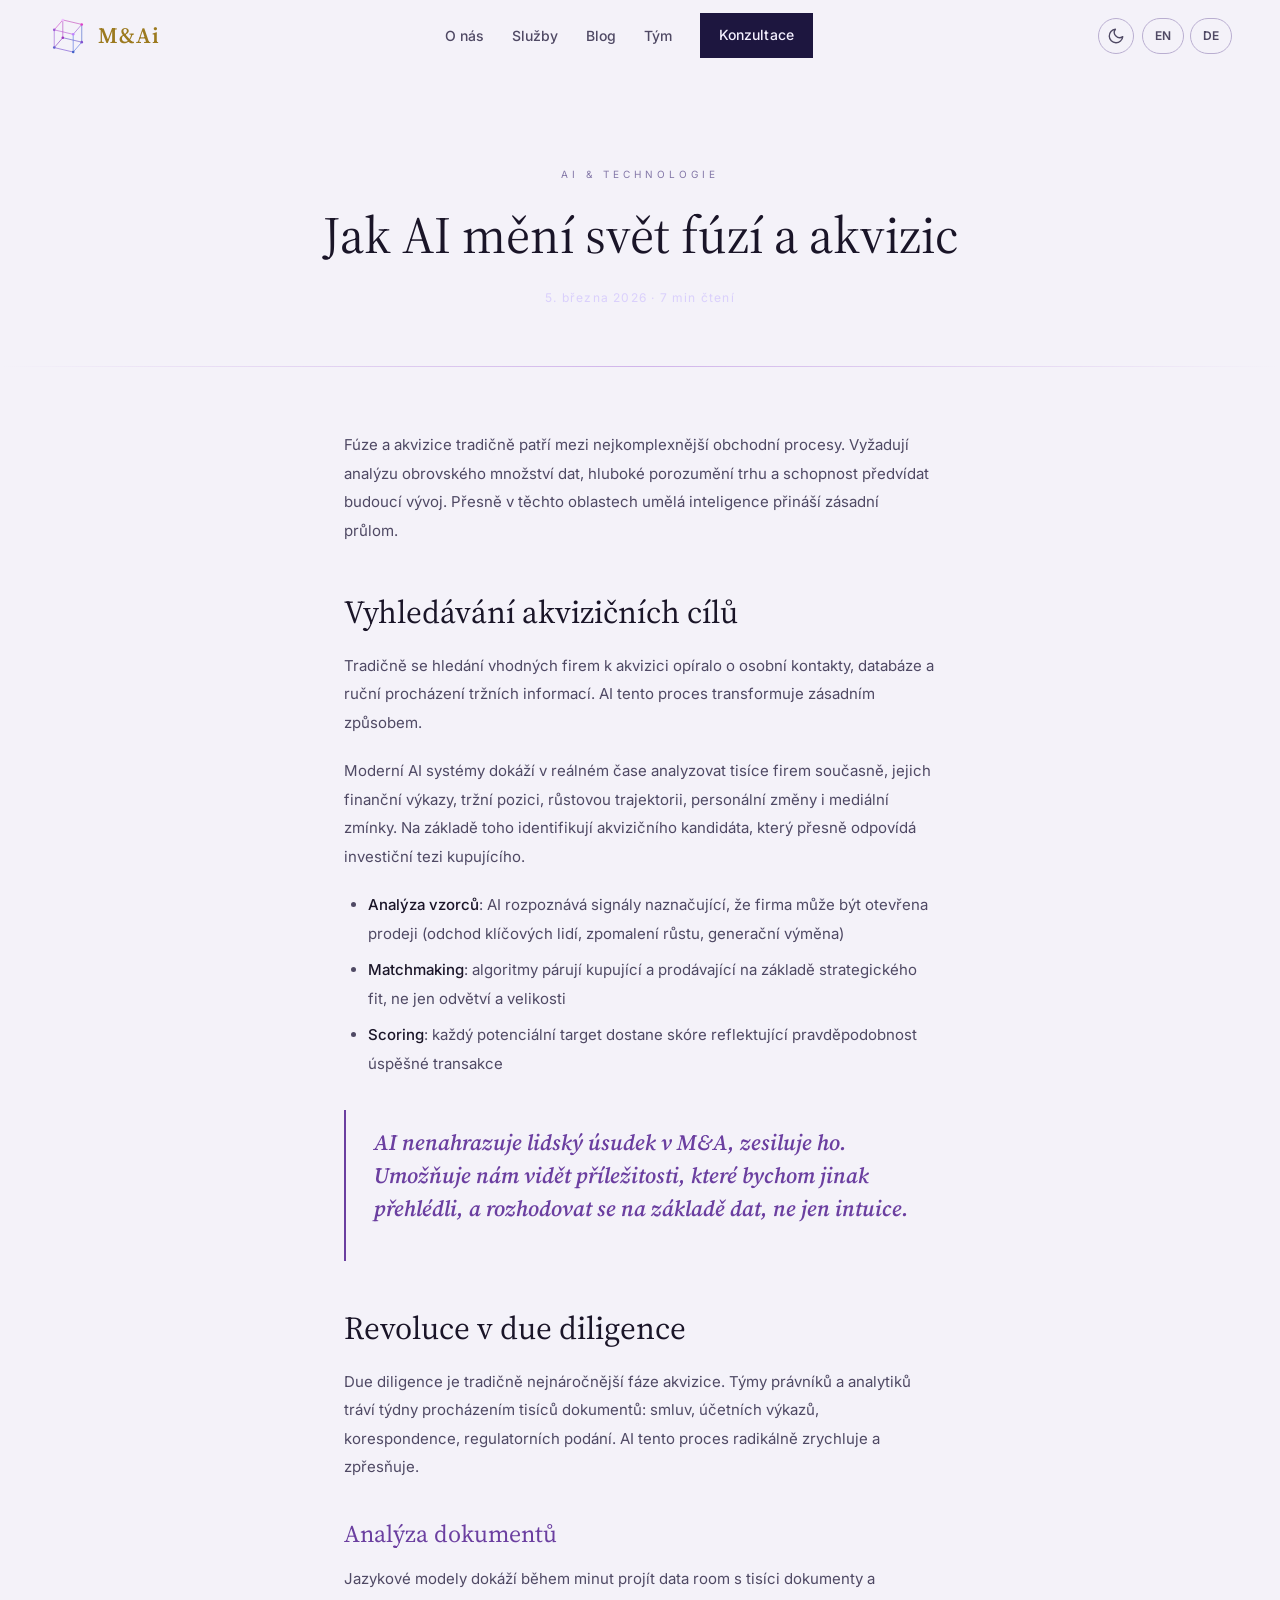
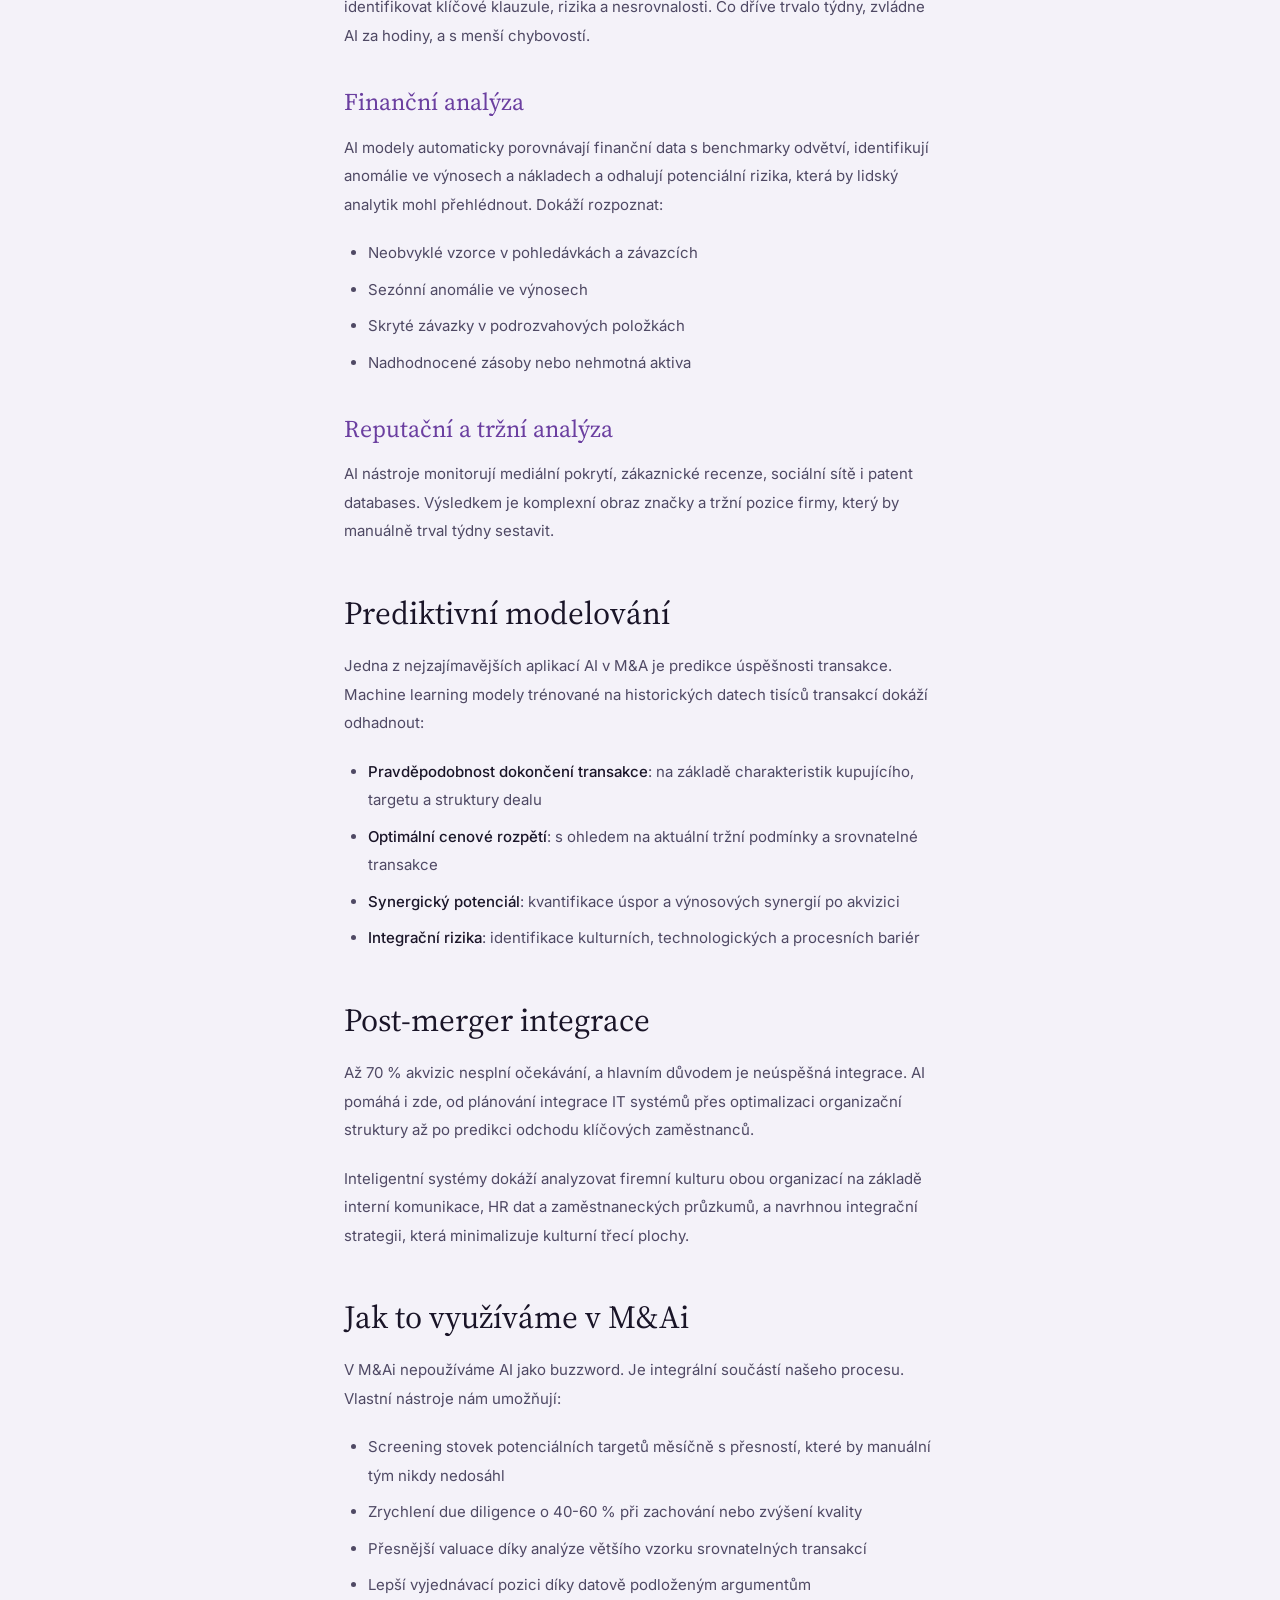
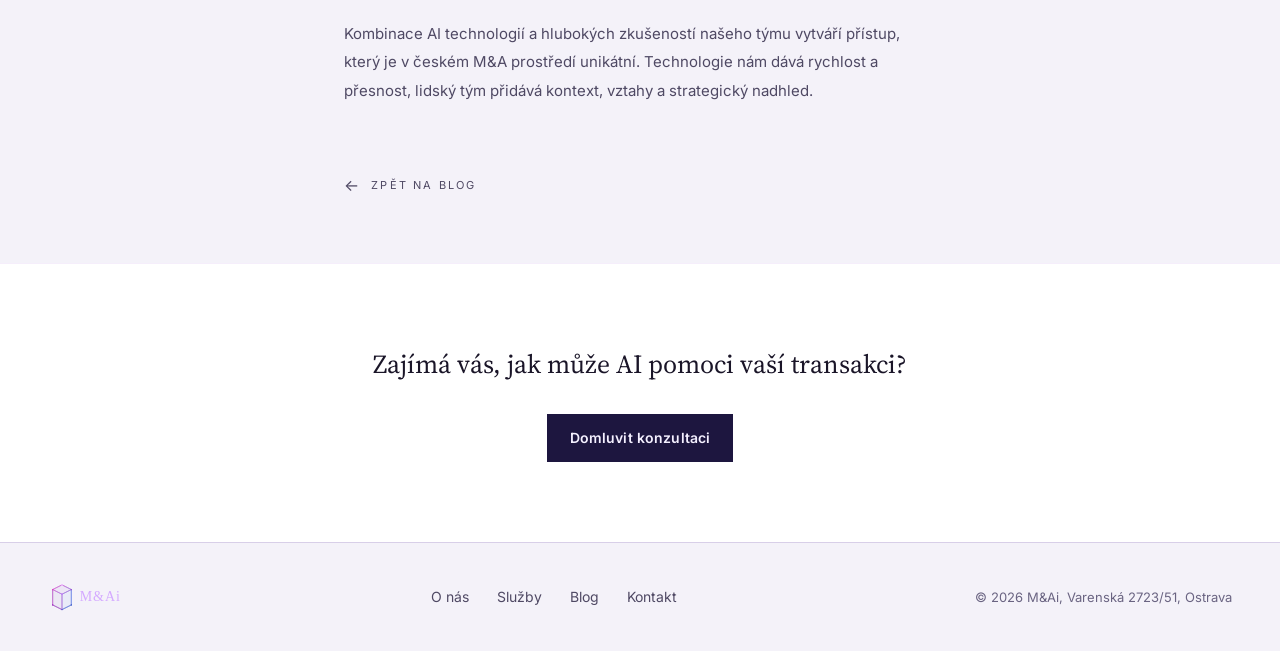
<file: blog/ai-v-mergery-a-akvizice.html>
<!DOCTYPE html>
<html lang="cs">
<head>
<meta charset="UTF-8">
<meta name="viewport" content="width=device-width, initial-scale=1.0">
<script>try{var t=localStorage.getItem('theme');document.documentElement.setAttribute('data-theme',t||(matchMedia('(prefers-color-scheme: dark)').matches?'dark':'light'))}catch(e){}</script>
<title>Jak AI mění svět fúzí a akvizic | M&Ai Blog</title>
<meta name="description" content="Umělá inteligence mění M&A procesy, od vyhledávání targetů přes due diligence až po predikci úspěšnosti. Jak toho využít ve váš prospěch.">
<link rel="preconnect" href="https://fonts.googleapis.com">
<link rel="preconnect" href="https://fonts.gstatic.com" crossorigin>
<link href="https://fonts.googleapis.com/css2?family=Inter:wght@300;400;500;600&family=Newsreader:ital,opsz,wght@0,6..72,300;0,6..72,400;1,6..72,300&family=Source+Serif+4:opsz,wght@8..60,300;8..60,400;8..60,600&display=swap" rel="stylesheet">
<link rel="icon" href="../logo/mnai-logo-icon.svg" type="image/svg+xml">
<link rel="stylesheet" href="../css/style.css">
<link rel="stylesheet" href="../css/blog.css">
</head>
<body>

<canvas id="starfield"></canvas>

<nav id="nav" class="scrolled">
  <a href="../" class="nav-logo"><svg class="logo-cube-3d" width="40" height="40" viewBox="0 0 50 50"></svg><span class="logo-text">M&amp;Ai</span></a>
  <ul class="nav-links">
    <li><a href="../#o-nas">O nás</a></li>
    <li><a href="../#sluzby">Služby</a></li>
    <li><a href="./">Blog</a></li>
    <li><a href="../#tym">Tým</a></li>
    <li><a href="../#kontakt" class="nav-cta">Konzultace</a></li>
  </ul>
  <div class="nav-controls">
    <button class="theme-toggle" id="themeToggle" aria-label="Přepnout světlý/tmavý režim" title="Světlý/tmavý režim">
      <svg id="themeIcon" width="18" height="18" viewBox="0 0 24 24" fill="none" stroke="currentColor" stroke-width="1.8" stroke-linecap="round" stroke-linejoin="round">
        <circle cx="12" cy="12" r="5"/>
        <line x1="12" y1="1" x2="12" y2="3"/>
        <line x1="12" y1="21" x2="12" y2="23"/>
        <line x1="4.22" y1="4.22" x2="5.64" y2="5.64"/>
        <line x1="18.36" y1="18.36" x2="19.78" y2="19.78"/>
        <line x1="1" y1="12" x2="3" y2="12"/>
        <line x1="21" y1="12" x2="23" y2="12"/>
        <line x1="4.22" y1="19.78" x2="5.64" y2="18.36"/>
        <line x1="18.36" y1="5.64" x2="19.78" y2="4.22"/>
      </svg>
    </button>
    <div class="lang-group">
      <a href="../en/" class="lang-toggle" title="English version">EN</a>
      <a href="../de/" class="lang-toggle" title="Deutsche Version">DE</a>
    </div>
  </div>
</nav>

<section class="article-hero">
  <span class="article-tag">AI & Technologie</span>
  <h1 class="article-title">Jak AI mění svět fúzí a akvizic</h1>
  <p class="article-meta">5. března 2026 · 7 min čtení</p>
</section>

<article class="article-body">

  <p>Fúze a akvizice tradičně patří mezi nejkomplexnější obchodní procesy. Vyžadují analýzu obrovského množství dat, hluboké porozumění trhu a schopnost předvídat budoucí vývoj. Přesně v těchto oblastech umělá inteligence přináší zásadní průlom.</p>

  <h2>Vyhledávání akvizičních cílů</h2>

  <p>Tradičně se hledání vhodných firem k akvizici opíralo o osobní kontakty, databáze a ruční procházení tržních informací. AI tento proces transformuje zásadním způsobem.</p>

  <p>Moderní AI systémy dokáží v reálném čase analyzovat tisíce firem současně, jejich finanční výkazy, tržní pozici, růstovou trajektorii, personální změny i mediální zmínky. Na základě toho identifikují akvizičního kandidáta, který přesně odpovídá investiční tezi kupujícího.</p>

  <ul>
    <li><strong>Analýza vzorců</strong>: AI rozpoznává signály naznačující, že firma může být otevřena prodeji (odchod klíčových lidí, zpomalení růstu, generační výměna)</li>
    <li><strong>Matchmaking</strong>: algoritmy párují kupující a prodávající na základě strategického fit, ne jen odvětví a velikosti</li>
    <li><strong>Scoring</strong>: každý potenciální target dostane skóre reflektující pravděpodobnost úspěšné transakce</li>
  </ul>

  <blockquote><p>AI nenahrazuje lidský úsudek v M&A, zesiluje ho. Umožňuje nám vidět příležitosti, které bychom jinak přehlédli, a rozhodovat se na základě dat, ne jen intuice.</p></blockquote>

  <h2>Revoluce v due diligence</h2>

  <p>Due diligence je tradičně nejnáročnější fáze akvizice. Týmy právníků a analytiků tráví týdny procházením tisíců dokumentů: smluv, účetních výkazů, korespondence, regulatorních podání. AI tento proces radikálně zrychluje a zpřesňuje.</p>

  <h3>Analýza dokumentů</h3>

  <p>Jazykové modely dokáží během minut projít data room s tisíci dokumenty a identifikovat klíčové klauzule, rizika a nesrovnalosti. Co dříve trvalo týdny, zvládne AI za hodiny, a s menší chybovostí.</p>

  <h3>Finanční analýza</h3>

  <p>AI modely automaticky porovnávají finanční data s benchmarky odvětví, identifikují anomálie ve výnosech a nákladech a odhalují potenciální rizika, která by lidský analytik mohl přehlédnout. Dokáží rozpoznat:</p>

  <ul>
    <li>Neobvyklé vzorce v pohledávkách a závazcích</li>
    <li>Sezónní anomálie ve výnosech</li>
    <li>Skryté závazky v podrozvahových položkách</li>
    <li>Nadhodnocené zásoby nebo nehmotná aktiva</li>
  </ul>

  <h3>Reputační a tržní analýza</h3>

  <p>AI nástroje monitorují mediální pokrytí, zákaznické recenze, sociální sítě i patent databases. Výsledkem je komplexní obraz značky a tržní pozice firmy, který by manuálně trval týdny sestavit.</p>

  <h2>Prediktivní modelování</h2>

  <p>Jedna z nejzajímavějších aplikací AI v M&A je predikce úspěšnosti transakce. Machine learning modely trénované na historických datech tisíců transakcí dokáží odhadnout:</p>

  <ul>
    <li><strong>Pravděpodobnost dokončení transakce</strong>: na základě charakteristik kupujícího, targetu a struktury dealu</li>
    <li><strong>Optimální cenové rozpětí</strong>: s ohledem na aktuální tržní podmínky a srovnatelné transakce</li>
    <li><strong>Synergický potenciál</strong>: kvantifikace úspor a výnosových synergií po akvizici</li>
    <li><strong>Integrační rizika</strong>: identifikace kulturních, technologických a procesních bariér</li>
  </ul>

  <h2>Post-merger integrace</h2>

  <p>Až 70 % akvizic nesplní očekávání, a hlavním důvodem je neúspěšná integrace. AI pomáhá i zde, od plánování integrace IT systémů přes optimalizaci organizační struktury až po predikci odchodu klíčových zaměstnanců.</p>

  <p>Inteligentní systémy dokáží analyzovat firemní kulturu obou organizací na základě interní komunikace, HR dat a zaměstnaneckých průzkumů, a navrhnou integrační strategii, která minimalizuje kulturní třecí plochy.</p>

  <h2>Jak to využíváme v M&Ai</h2>

  <p>V M&Ai nepoužíváme AI jako buzzword. Je integrální součástí našeho procesu. Vlastní nástroje nám umožňují:</p>

  <ul>
    <li>Screening stovek potenciálních targetů měsíčně s přesností, které by manuální tým nikdy nedosáhl</li>
    <li>Zrychlení due diligence o 40-60 % při zachování nebo zvýšení kvality</li>
    <li>Přesnější valuace díky analýze většího vzorku srovnatelných transakcí</li>
    <li>Lepší vyjednávací pozici díky datově podloženým argumentům</li>
  </ul>

  <p>Kombinace AI technologií a hlubokých zkušeností našeho týmu vytváří přístup, který je v českém M&A prostředí unikátní. Technologie nám dává rychlost a přesnost, lidský tým přidává kontext, vztahy a strategický nadhled.</p>

  <a href="./" class="article-back">Zpět na blog</a>

</article>

<section class="article-cta">
  <p>Zajímá vás, jak může AI pomoci vaší transakci?</p>
  <a href="../#kontakt" class="btn-primary">Domluvit konzultaci</a>
</section>

<footer>
  <div class="footer-logo"><img src="../logo/mnai-logo-horizontal.svg" alt="M&Ai" height="32"></div>
  <nav class="footer-links">
    <a href="../#o-nas">O nás</a>
    <a href="../#sluzby">Služby</a>
    <a href="./">Blog</a>
    <a href="../#kontakt">Kontakt</a>
  </nav>
  <p class="footer-copy">&copy; 2026 M&Ai, Varenská 2723/51, Ostrava</p>
</footer>

<script src="../js/main.js"></script>
</body>
</html>
</file>
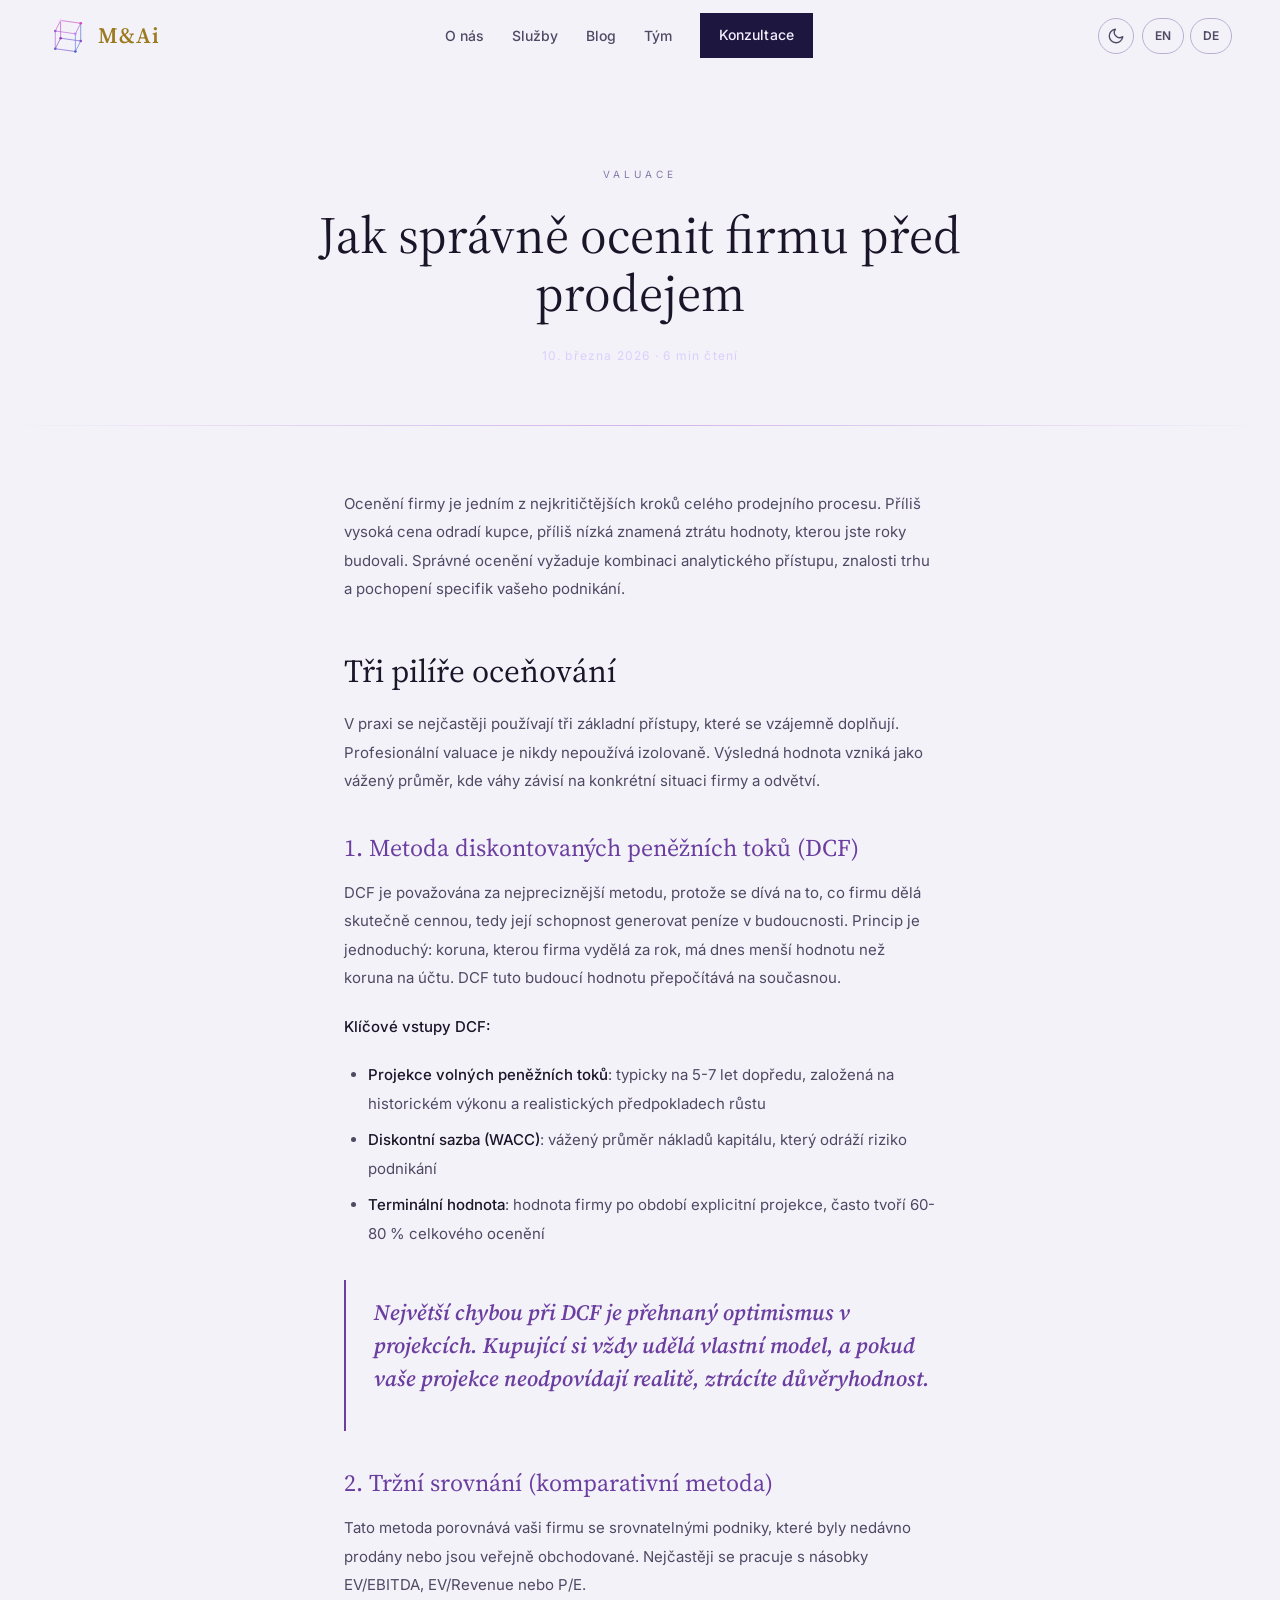
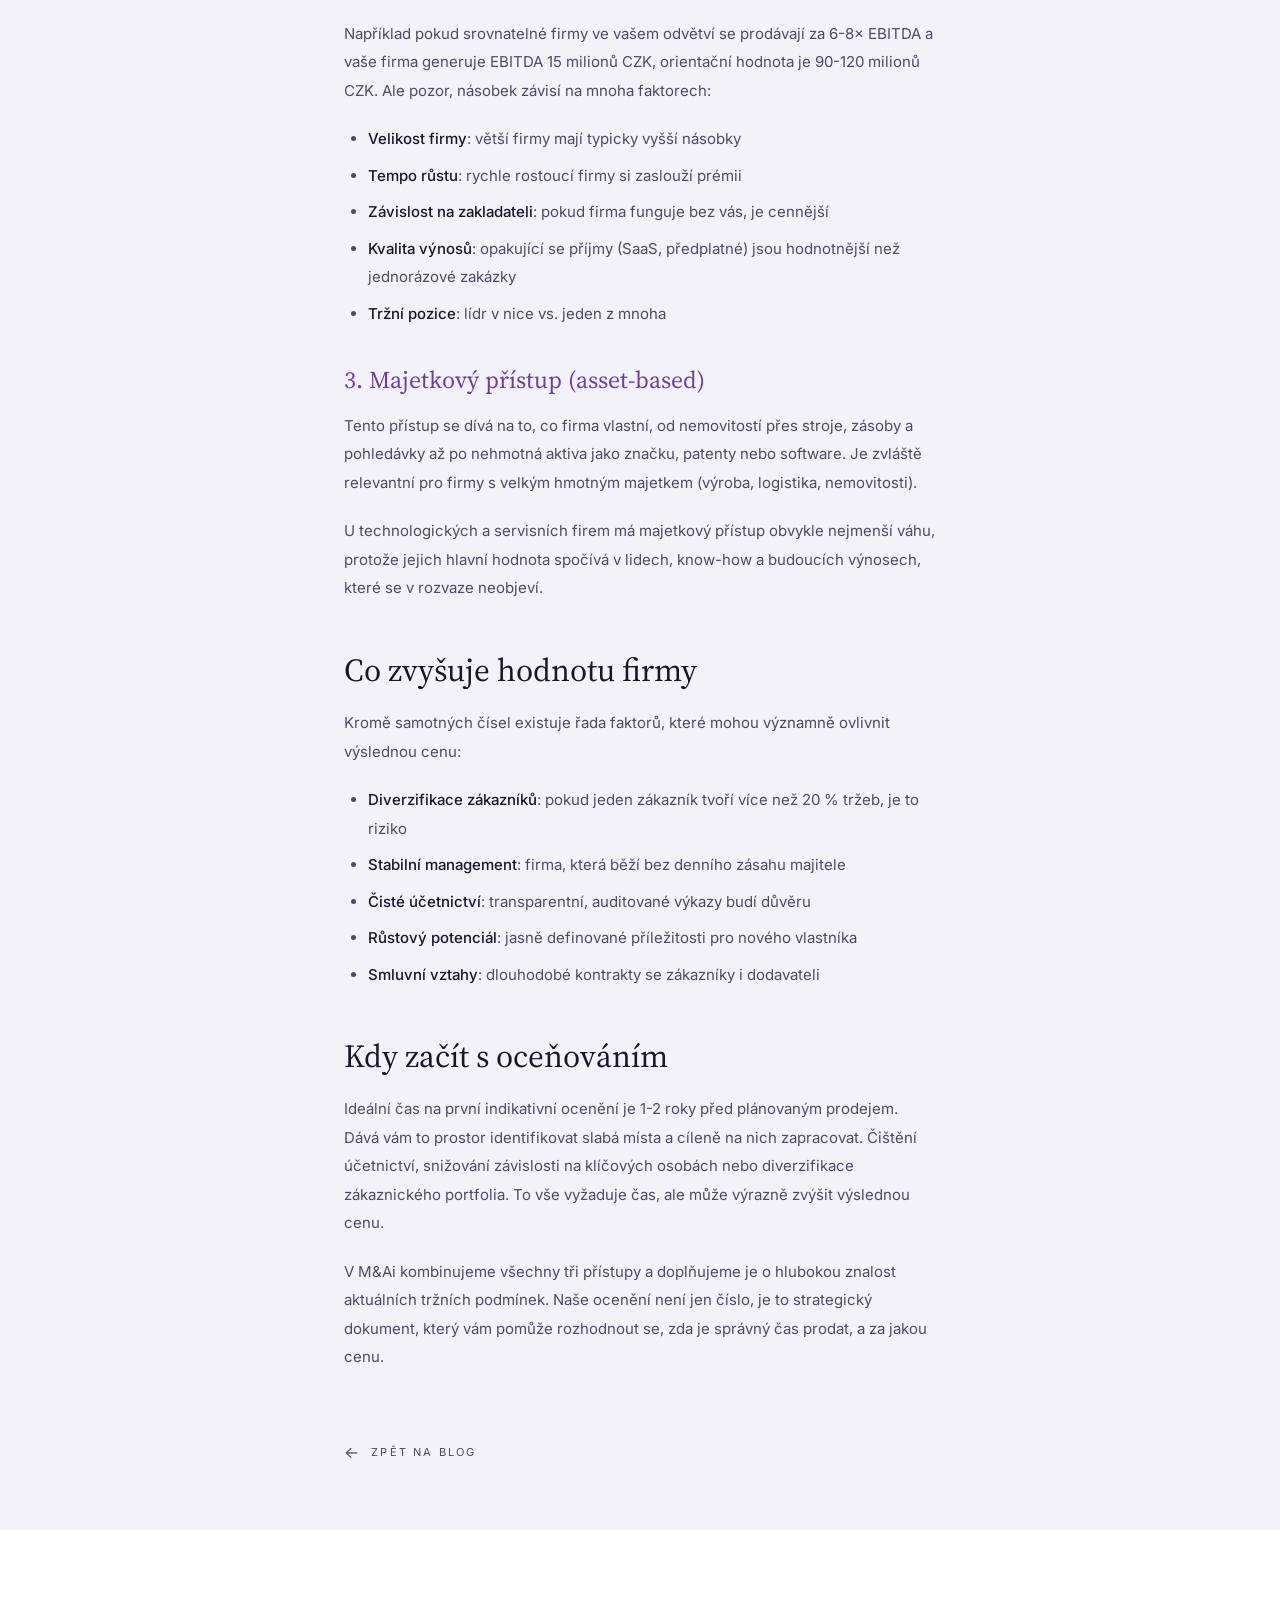
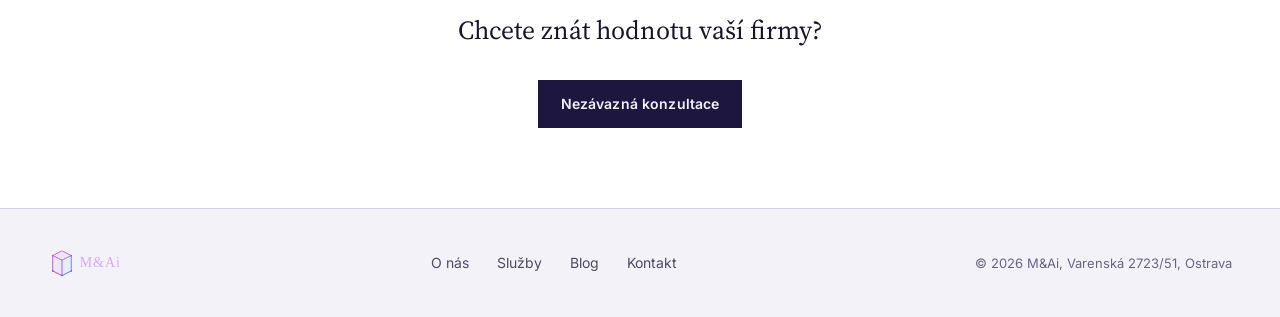
<file: blog/jak-ocenit-firmu.html>
<!DOCTYPE html>
<html lang="cs">
<head>
<meta charset="UTF-8">
<meta name="viewport" content="width=device-width, initial-scale=1.0">
<script>try{var t=localStorage.getItem('theme');document.documentElement.setAttribute('data-theme',t||(matchMedia('(prefers-color-scheme: dark)').matches?'dark':'light'))}catch(e){}</script>
<title>Jak správně ocenit firmu před prodejem | M&Ai Blog</title>
<meta name="description" content="Přehled hlavních metod oceňování firem, včetně DCF, tržních komparables a asset-based přístupu. Praktický průvodce pro majitele firem.">
<link rel="preconnect" href="https://fonts.googleapis.com">
<link rel="preconnect" href="https://fonts.gstatic.com" crossorigin>
<link href="https://fonts.googleapis.com/css2?family=Inter:wght@300;400;500;600&family=Newsreader:ital,opsz,wght@0,6..72,300;0,6..72,400;1,6..72,300&family=Source+Serif+4:opsz,wght@8..60,300;8..60,400;8..60,600&display=swap" rel="stylesheet">
<link rel="icon" href="../logo/mnai-logo-icon.svg" type="image/svg+xml">
<link rel="stylesheet" href="../css/style.css">
<link rel="stylesheet" href="../css/blog.css">
</head>
<body>

<canvas id="starfield"></canvas>

<nav id="nav" class="scrolled">
  <a href="../" class="nav-logo"><svg class="logo-cube-3d" width="40" height="40" viewBox="0 0 50 50"></svg><span class="logo-text">M&amp;Ai</span></a>
  <ul class="nav-links">
    <li><a href="../#o-nas">O nás</a></li>
    <li><a href="../#sluzby">Služby</a></li>
    <li><a href="./">Blog</a></li>
    <li><a href="../#tym">Tým</a></li>
    <li><a href="../#kontakt" class="nav-cta">Konzultace</a></li>
  </ul>
  <div class="nav-controls">
    <button class="theme-toggle" id="themeToggle" aria-label="Přepnout světlý/tmavý režim" title="Světlý/tmavý režim">
      <svg id="themeIcon" width="18" height="18" viewBox="0 0 24 24" fill="none" stroke="currentColor" stroke-width="1.8" stroke-linecap="round" stroke-linejoin="round">
        <circle cx="12" cy="12" r="5"/>
        <line x1="12" y1="1" x2="12" y2="3"/>
        <line x1="12" y1="21" x2="12" y2="23"/>
        <line x1="4.22" y1="4.22" x2="5.64" y2="5.64"/>
        <line x1="18.36" y1="18.36" x2="19.78" y2="19.78"/>
        <line x1="1" y1="12" x2="3" y2="12"/>
        <line x1="21" y1="12" x2="23" y2="12"/>
        <line x1="4.22" y1="19.78" x2="5.64" y2="18.36"/>
        <line x1="18.36" y1="5.64" x2="19.78" y2="4.22"/>
      </svg>
    </button>
    <div class="lang-group">
      <a href="../en/" class="lang-toggle" title="English version">EN</a>
      <a href="../de/" class="lang-toggle" title="Deutsche Version">DE</a>
    </div>
  </div>
</nav>

<section class="article-hero">
  <span class="article-tag">Valuace</span>
  <h1 class="article-title">Jak správně ocenit firmu před prodejem</h1>
  <p class="article-meta">10. března 2026 · 6 min čtení</p>
</section>

<article class="article-body">

  <p>Ocenění firmy je jedním z nejkritičtějších kroků celého prodejního procesu. Příliš vysoká cena odradí kupce, příliš nízká znamená ztrátu hodnoty, kterou jste roky budovali. Správné ocenění vyžaduje kombinaci analytického přístupu, znalosti trhu a pochopení specifik vašeho podnikání.</p>

  <h2>Tři pilíře oceňování</h2>

  <p>V praxi se nejčastěji používají tři základní přístupy, které se vzájemně doplňují. Profesionální valuace je nikdy nepoužívá izolovaně. Výsledná hodnota vzniká jako vážený průměr, kde váhy závisí na konkrétní situaci firmy a odvětví.</p>

  <h3>1. Metoda diskontovaných peněžních toků (DCF)</h3>

  <p>DCF je považována za nejpreciznější metodu, protože se dívá na to, co firmu dělá skutečně cennou, tedy její schopnost generovat peníze v budoucnosti. Princip je jednoduchý: koruna, kterou firma vydělá za rok, má dnes menší hodnotu než koruna na účtu. DCF tuto budoucí hodnotu přepočítává na současnou.</p>

  <p><strong>Klíčové vstupy DCF:</strong></p>
  <ul>
    <li><strong>Projekce volných peněžních toků</strong>: typicky na 5-7 let dopředu, založená na historickém výkonu a realistických předpokladech růstu</li>
    <li><strong>Diskontní sazba (WACC)</strong>: vážený průměr nákladů kapitálu, který odráží riziko podnikání</li>
    <li><strong>Terminální hodnota</strong>: hodnota firmy po období explicitní projekce, často tvoří 60-80 % celkového ocenění</li>
  </ul>

  <blockquote><p>Největší chybou při DCF je přehnaný optimismus v projekcích. Kupující si vždy udělá vlastní model, a pokud vaše projekce neodpovídají realitě, ztrácíte důvěryhodnost.</p></blockquote>

  <h3>2. Tržní srovnání (komparativní metoda)</h3>

  <p>Tato metoda porovnává vaši firmu se srovnatelnými podniky, které byly nedávno prodány nebo jsou veřejně obchodované. Nejčastěji se pracuje s násobky EV/EBITDA, EV/Revenue nebo P/E.</p>

  <p>Například pokud srovnatelné firmy ve vašem odvětví se prodávají za 6-8× EBITDA a vaše firma generuje EBITDA 15 milionů CZK, orientační hodnota je 90-120 milionů CZK. Ale pozor, násobek závisí na mnoha faktorech:</p>

  <ul>
    <li><strong>Velikost firmy</strong>: větší firmy mají typicky vyšší násobky</li>
    <li><strong>Tempo růstu</strong>: rychle rostoucí firmy si zaslouží prémii</li>
    <li><strong>Závislost na zakladateli</strong>: pokud firma funguje bez vás, je cennější</li>
    <li><strong>Kvalita výnosů</strong>: opakující se příjmy (SaaS, předplatné) jsou hodnotnější než jednorázové zakázky</li>
    <li><strong>Tržní pozice</strong>: lídr v nice vs. jeden z mnoha</li>
  </ul>

  <h3>3. Majetkový přístup (asset-based)</h3>

  <p>Tento přístup se dívá na to, co firma vlastní, od nemovitostí přes stroje, zásoby a pohledávky až po nehmotná aktiva jako značku, patenty nebo software. Je zvláště relevantní pro firmy s velkým hmotným majetkem (výroba, logistika, nemovitosti).</p>

  <p>U technologických a servisních firem má majetkový přístup obvykle nejmenší váhu, protože jejich hlavní hodnota spočívá v lidech, know-how a budoucích výnosech, které se v rozvaze neobjeví.</p>

  <h2>Co zvyšuje hodnotu firmy</h2>

  <p>Kromě samotných čísel existuje řada faktorů, které mohou významně ovlivnit výslednou cenu:</p>

  <ul>
    <li><strong>Diverzifikace zákazníků</strong>: pokud jeden zákazník tvoří více než 20 % tržeb, je to riziko</li>
    <li><strong>Stabilní management</strong>: firma, která běží bez denního zásahu majitele</li>
    <li><strong>Čisté účetnictví</strong>: transparentní, auditované výkazy budí důvěru</li>
    <li><strong>Růstový potenciál</strong>: jasně definované příležitosti pro nového vlastníka</li>
    <li><strong>Smluvní vztahy</strong>: dlouhodobé kontrakty se zákazníky i dodavateli</li>
  </ul>

  <h2>Kdy začít s oceňováním</h2>

  <p>Ideální čas na první indikativní ocenění je 1-2 roky před plánovaným prodejem. Dává vám to prostor identifikovat slabá místa a cíleně na nich zapracovat. Čištění účetnictví, snižování závislosti na klíčových osobách nebo diverzifikace zákaznického portfolia. To vše vyžaduje čas, ale může výrazně zvýšit výslednou cenu.</p>

  <p>V M&Ai kombinujeme všechny tři přístupy a doplňujeme je o hlubokou znalost aktuálních tržních podmínek. Naše ocenění není jen číslo, je to strategický dokument, který vám pomůže rozhodnout se, zda je správný čas prodat, a za jakou cenu.</p>

  <a href="./" class="article-back">Zpět na blog</a>

</article>

<section class="article-cta">
  <p>Chcete znát hodnotu vaší firmy?</p>
  <a href="../#kontakt" class="btn-primary">Nezávazná konzultace</a>
</section>

<footer>
  <div class="footer-logo"><img src="../logo/mnai-logo-horizontal.svg" alt="M&Ai" height="32"></div>
  <nav class="footer-links">
    <a href="../#o-nas">O nás</a>
    <a href="../#sluzby">Služby</a>
    <a href="./">Blog</a>
    <a href="../#kontakt">Kontakt</a>
  </nav>
  <p class="footer-copy">&copy; 2026 M&Ai, Varenská 2723/51, Ostrava</p>
</footer>

<script src="../js/main.js"></script>
</body>
</html>
</file>
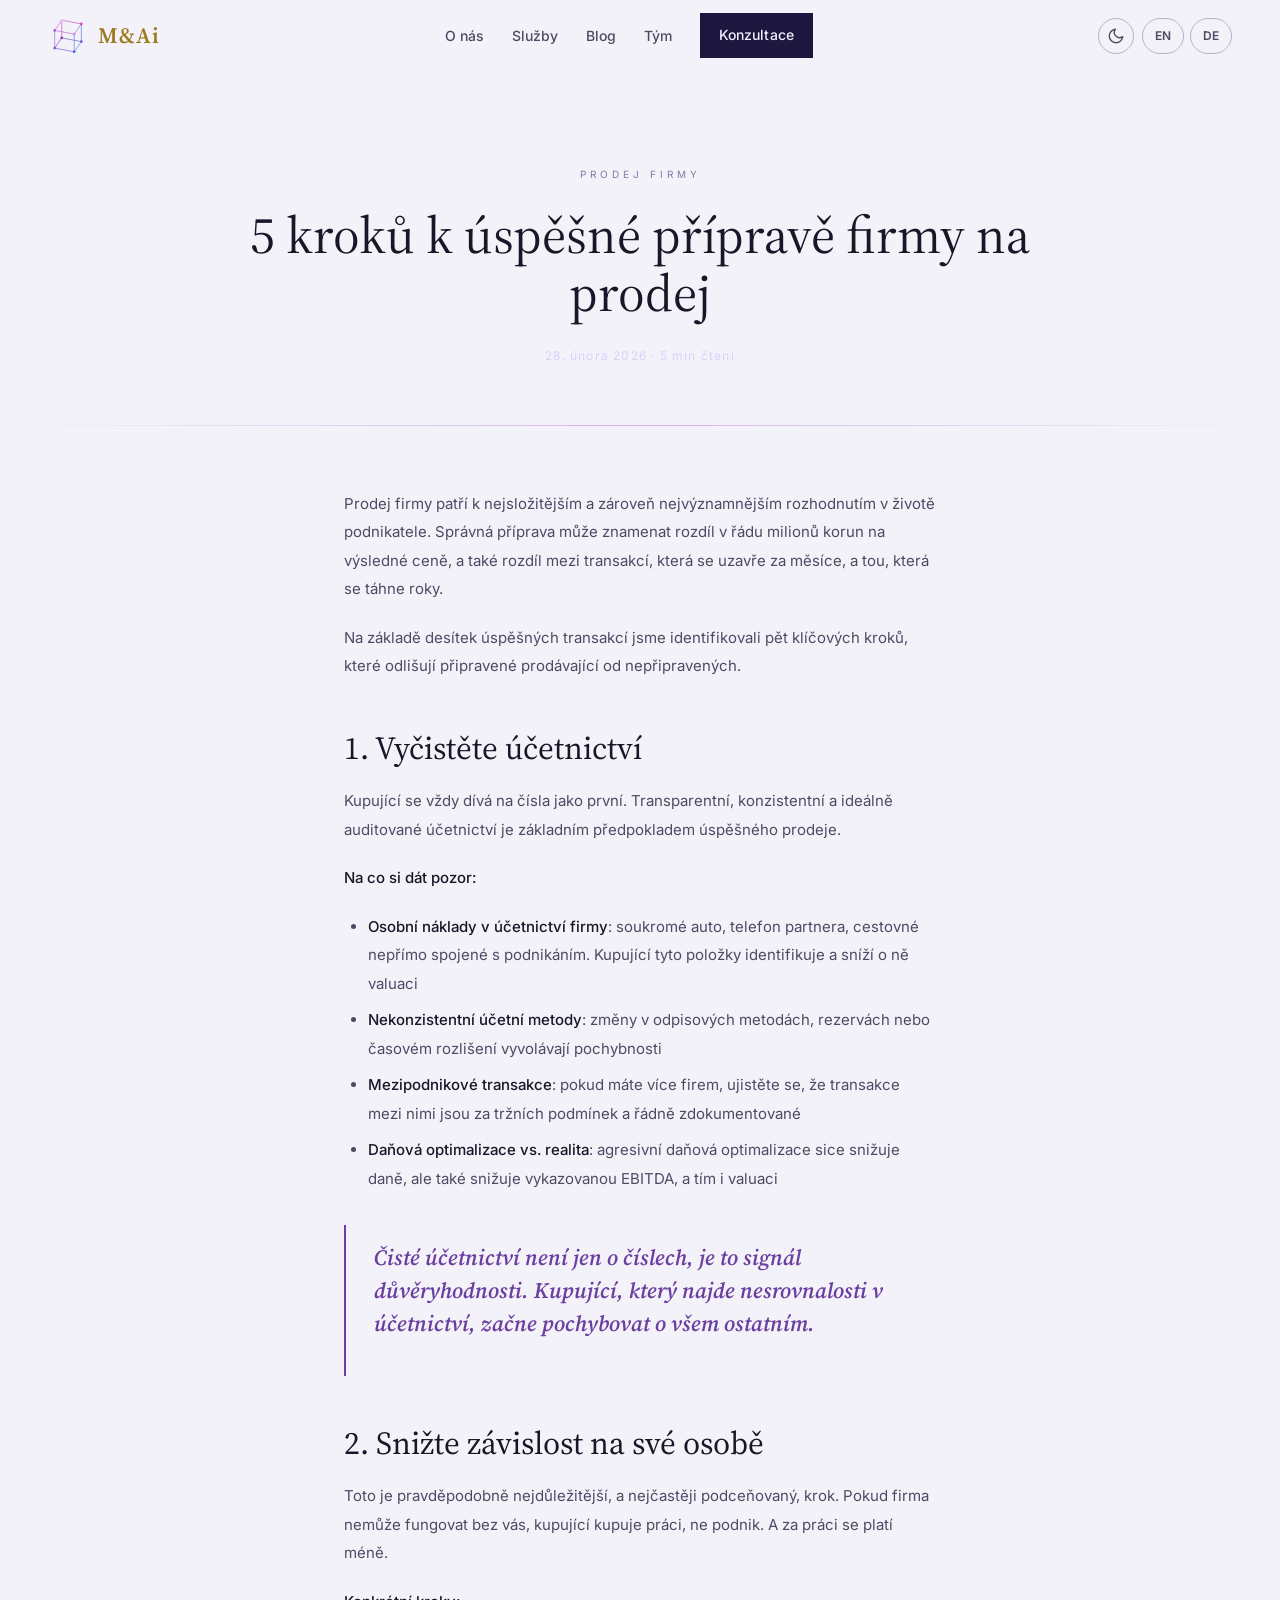
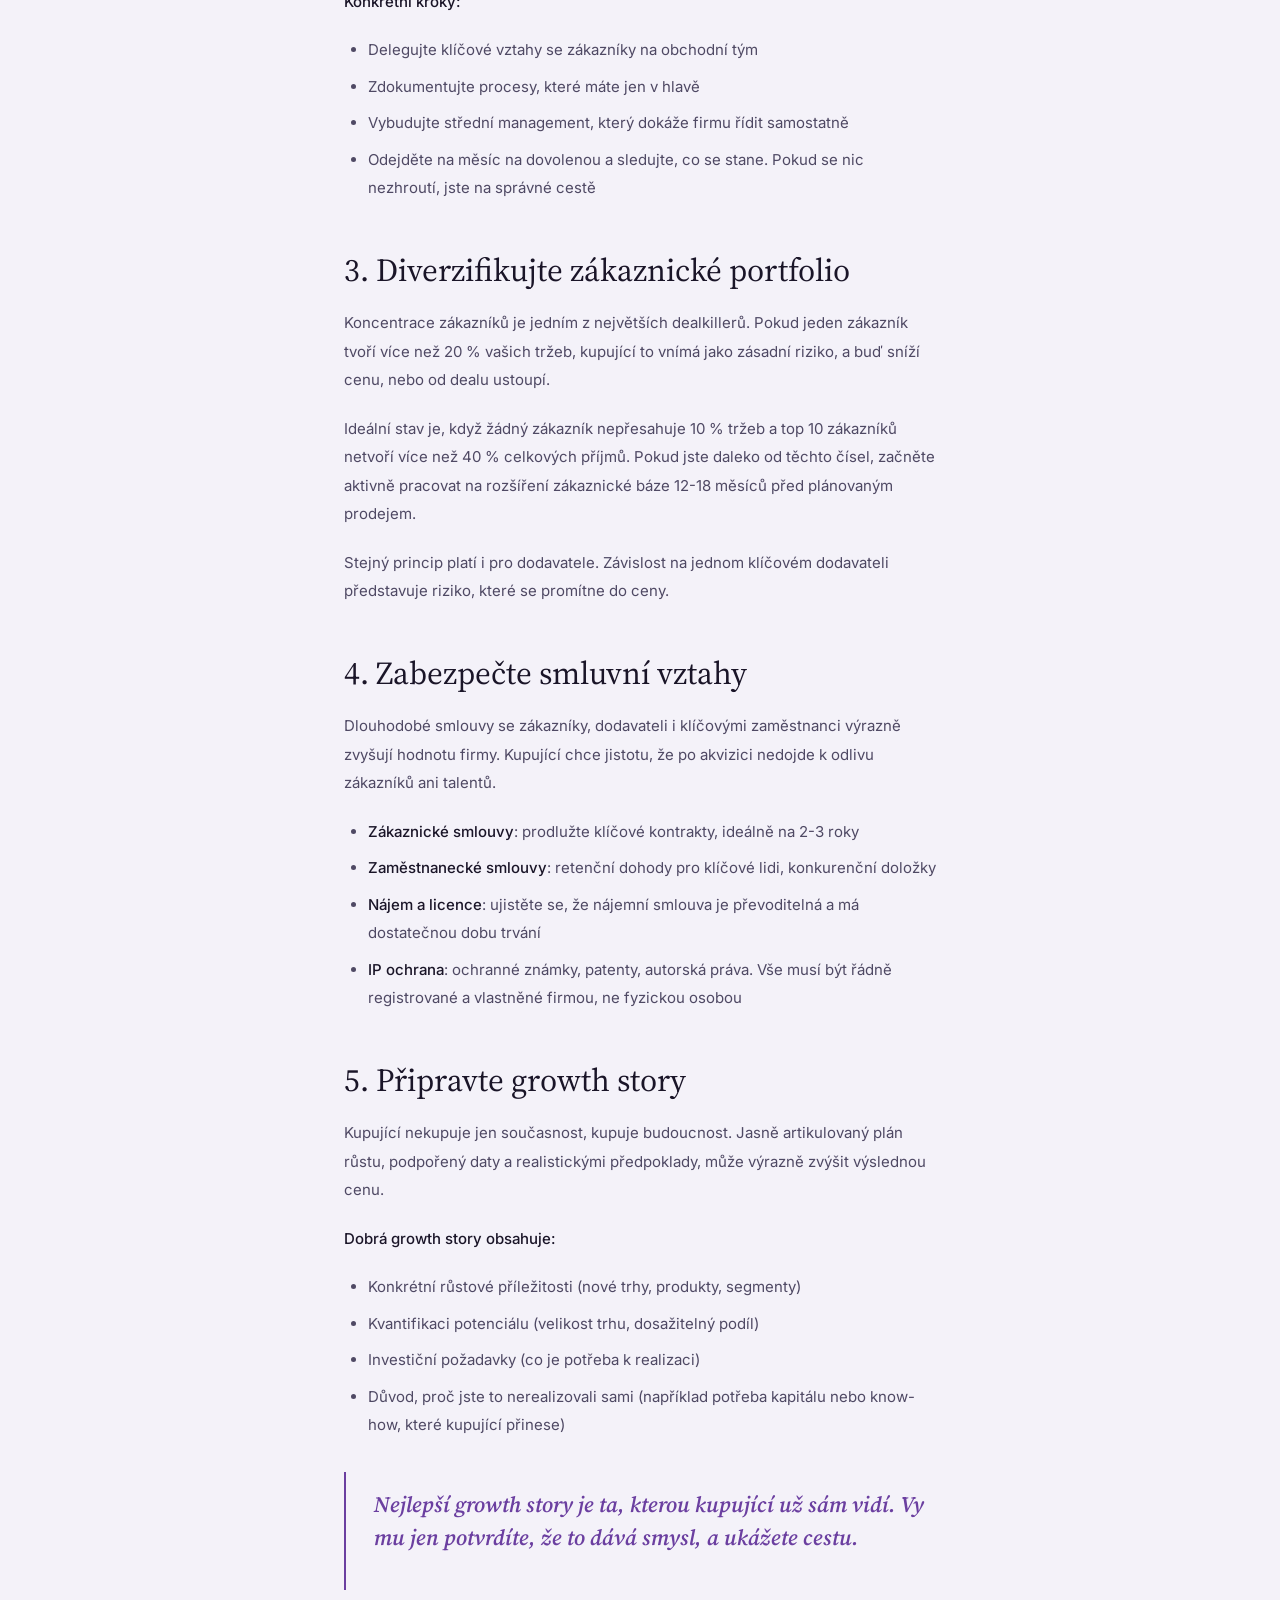
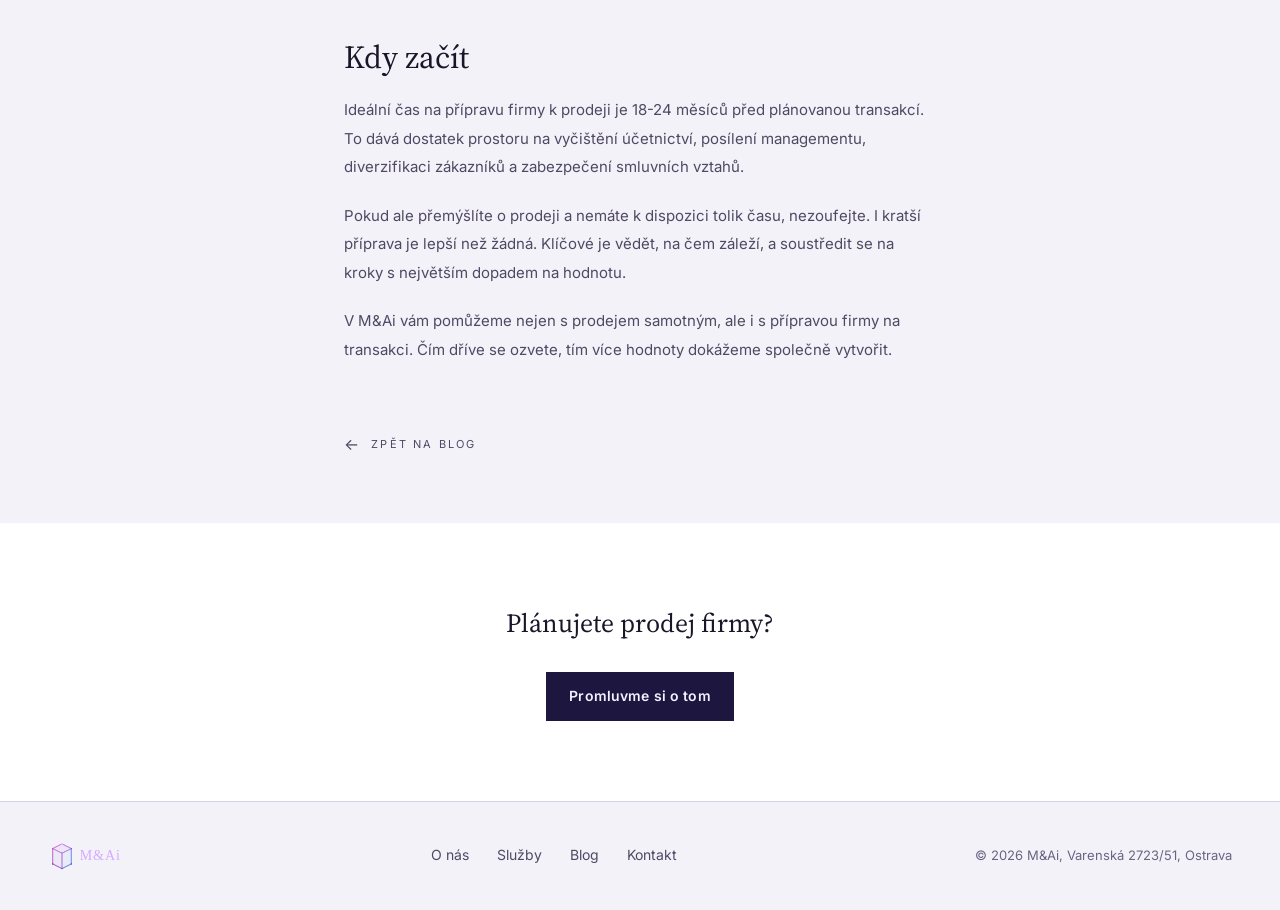
<file: blog/priprava-firmy-na-prodej.html>
<!DOCTYPE html>
<html lang="cs">
<head>
<meta charset="UTF-8">
<meta name="viewport" content="width=device-width, initial-scale=1.0">
<script>try{var t=localStorage.getItem('theme');document.documentElement.setAttribute('data-theme',t||(matchMedia('(prefers-color-scheme: dark)').matches?'dark':'light'))}catch(e){}</script>
<title>5 kroků k úspěšné přípravě firmy na prodej | M&Ai Blog</title>
<meta name="description" content="Prodej firmy je jedním z nejdůležitějších rozhodnutí podnikatele. 5 konkrétních kroků, jak maximalizovat hodnotu a připravit firmu na transakci.">
<link rel="preconnect" href="https://fonts.googleapis.com">
<link rel="preconnect" href="https://fonts.gstatic.com" crossorigin>
<link href="https://fonts.googleapis.com/css2?family=Inter:wght@300;400;500;600&family=Newsreader:ital,opsz,wght@0,6..72,300;0,6..72,400;1,6..72,300&family=Source+Serif+4:opsz,wght@8..60,300;8..60,400;8..60,600&display=swap" rel="stylesheet">
<link rel="icon" href="../logo/mnai-logo-icon.svg" type="image/svg+xml">
<link rel="stylesheet" href="../css/style.css">
<link rel="stylesheet" href="../css/blog.css">
</head>
<body>

<canvas id="starfield"></canvas>

<nav id="nav" class="scrolled">
  <a href="../" class="nav-logo"><svg class="logo-cube-3d" width="40" height="40" viewBox="0 0 50 50"></svg><span class="logo-text">M&amp;Ai</span></a>
  <ul class="nav-links">
    <li><a href="../#o-nas">O nás</a></li>
    <li><a href="../#sluzby">Služby</a></li>
    <li><a href="./">Blog</a></li>
    <li><a href="../#tym">Tým</a></li>
    <li><a href="../#kontakt" class="nav-cta">Konzultace</a></li>
  </ul>
  <div class="nav-controls">
    <button class="theme-toggle" id="themeToggle" aria-label="Přepnout světlý/tmavý režim" title="Světlý/tmavý režim">
      <svg id="themeIcon" width="18" height="18" viewBox="0 0 24 24" fill="none" stroke="currentColor" stroke-width="1.8" stroke-linecap="round" stroke-linejoin="round">
        <circle cx="12" cy="12" r="5"/>
        <line x1="12" y1="1" x2="12" y2="3"/>
        <line x1="12" y1="21" x2="12" y2="23"/>
        <line x1="4.22" y1="4.22" x2="5.64" y2="5.64"/>
        <line x1="18.36" y1="18.36" x2="19.78" y2="19.78"/>
        <line x1="1" y1="12" x2="3" y2="12"/>
        <line x1="21" y1="12" x2="23" y2="12"/>
        <line x1="4.22" y1="19.78" x2="5.64" y2="18.36"/>
        <line x1="18.36" y1="5.64" x2="19.78" y2="4.22"/>
      </svg>
    </button>
    <div class="lang-group">
      <a href="../en/" class="lang-toggle" title="English version">EN</a>
      <a href="../de/" class="lang-toggle" title="Deutsche Version">DE</a>
    </div>
  </div>
</nav>

<section class="article-hero">
  <span class="article-tag">Prodej firmy</span>
  <h1 class="article-title">5 kroků k úspěšné přípravě firmy na prodej</h1>
  <p class="article-meta">28. února 2026 · 5 min čtení</p>
</section>

<article class="article-body">

  <p>Prodej firmy patří k nejsložitějším a zároveň nejvýznamnějším rozhodnutím v životě podnikatele. Správná příprava může znamenat rozdíl v řádu milionů korun na výsledné ceně, a také rozdíl mezi transakcí, která se uzavře za měsíce, a tou, která se táhne roky.</p>

  <p>Na základě desítek úspěšných transakcí jsme identifikovali pět klíčových kroků, které odlišují připravené prodávající od nepřipravených.</p>

  <h2>1. Vyčistěte účetnictví</h2>

  <p>Kupující se vždy dívá na čísla jako první. Transparentní, konzistentní a ideálně auditované účetnictví je základním předpokladem úspěšného prodeje.</p>

  <p><strong>Na co si dát pozor:</strong></p>
  <ul>
    <li><strong>Osobní náklady v účetnictví firmy</strong>: soukromé auto, telefon partnera, cestovné nepřímo spojené s podnikáním. Kupující tyto položky identifikuje a sníží o ně valuaci</li>
    <li><strong>Nekonzistentní účetní metody</strong>: změny v odpisových metodách, rezervách nebo časovém rozlišení vyvolávají pochybnosti</li>
    <li><strong>Mezipodnikové transakce</strong>: pokud máte více firem, ujistěte se, že transakce mezi nimi jsou za tržních podmínek a řádně zdokumentované</li>
    <li><strong>Daňová optimalizace vs. realita</strong>: agresivní daňová optimalizace sice snižuje daně, ale také snižuje vykazovanou EBITDA, a tím i valuaci</li>
  </ul>

  <blockquote><p>Čisté účetnictví není jen o číslech, je to signál důvěryhodnosti. Kupující, který najde nesrovnalosti v účetnictví, začne pochybovat o všem ostatním.</p></blockquote>

  <h2>2. Snižte závislost na své osobě</h2>

  <p>Toto je pravděpodobně nejdůležitější, a nejčastěji podceňovaný, krok. Pokud firma nemůže fungovat bez vás, kupující kupuje práci, ne podnik. A za práci se platí méně.</p>

  <p><strong>Konkrétní kroky:</strong></p>
  <ul>
    <li>Delegujte klíčové vztahy se zákazníky na obchodní tým</li>
    <li>Zdokumentujte procesy, které máte jen v hlavě</li>
    <li>Vybudujte střední management, který dokáže firmu řídit samostatně</li>
    <li>Odejděte na měsíc na dovolenou a sledujte, co se stane. Pokud se nic nezhroutí, jste na správné cestě</li>
  </ul>

  <h2>3. Diverzifikujte zákaznické portfolio</h2>

  <p>Koncentrace zákazníků je jedním z největších dealkillerů. Pokud jeden zákazník tvoří více než 20 % vašich tržeb, kupující to vnímá jako zásadní riziko, a buď sníží cenu, nebo od dealu ustoupí.</p>

  <p>Ideální stav je, když žádný zákazník nepřesahuje 10 % tržeb a top 10 zákazníků netvoří více než 40 % celkových příjmů. Pokud jste daleko od těchto čísel, začněte aktivně pracovat na rozšíření zákaznické báze 12-18 měsíců před plánovaným prodejem.</p>

  <p>Stejný princip platí i pro dodavatele. Závislost na jednom klíčovém dodavateli představuje riziko, které se promítne do ceny.</p>

  <h2>4. Zabezpečte smluvní vztahy</h2>

  <p>Dlouhodobé smlouvy se zákazníky, dodavateli i klíčovými zaměstnanci výrazně zvyšují hodnotu firmy. Kupující chce jistotu, že po akvizici nedojde k odlivu zákazníků ani talentů.</p>

  <ul>
    <li><strong>Zákaznické smlouvy</strong>: prodlužte klíčové kontrakty, ideálně na 2-3 roky</li>
    <li><strong>Zaměstnanecké smlouvy</strong>: retenční dohody pro klíčové lidi, konkurenční doložky</li>
    <li><strong>Nájem a licence</strong>: ujistěte se, že nájemní smlouva je převoditelná a má dostatečnou dobu trvání</li>
    <li><strong>IP ochrana</strong>: ochranné známky, patenty, autorská práva. Vše musí být řádně registrované a vlastněné firmou, ne fyzickou osobou</li>
  </ul>

  <h2>5. Připravte growth story</h2>

  <p>Kupující nekupuje jen současnost, kupuje budoucnost. Jasně artikulovaný plán růstu, podpořený daty a realistickými předpoklady, může výrazně zvýšit výslednou cenu.</p>

  <p><strong>Dobrá growth story obsahuje:</strong></p>
  <ul>
    <li>Konkrétní růstové příležitosti (nové trhy, produkty, segmenty)</li>
    <li>Kvantifikaci potenciálu (velikost trhu, dosažitelný podíl)</li>
    <li>Investiční požadavky (co je potřeba k realizaci)</li>
    <li>Důvod, proč jste to nerealizovali sami (například potřeba kapitálu nebo know-how, které kupující přinese)</li>
  </ul>

  <blockquote><p>Nejlepší growth story je ta, kterou kupující už sám vidí. Vy mu jen potvrdíte, že to dává smysl, a ukážete cestu.</p></blockquote>

  <h2>Kdy začít</h2>

  <p>Ideální čas na přípravu firmy k prodeji je 18-24 měsíců před plánovanou transakcí. To dává dostatek prostoru na vyčištění účetnictví, posílení managementu, diverzifikaci zákazníků a zabezpečení smluvních vztahů.</p>

  <p>Pokud ale přemýšlíte o prodeji a nemáte k dispozici tolik času, nezoufejte. I kratší příprava je lepší než žádná. Klíčové je vědět, na čem záleží, a soustředit se na kroky s největším dopadem na hodnotu.</p>

  <p>V M&Ai vám pomůžeme nejen s prodejem samotným, ale i s přípravou firmy na transakci. Čím dříve se ozvete, tím více hodnoty dokážeme společně vytvořit.</p>

  <a href="./" class="article-back">Zpět na blog</a>

</article>

<section class="article-cta">
  <p>Plánujete prodej firmy?</p>
  <a href="../#kontakt" class="btn-primary">Promluvme si o tom</a>
</section>

<footer>
  <div class="footer-logo"><img src="../logo/mnai-logo-horizontal.svg" alt="M&Ai" height="32"></div>
  <nav class="footer-links">
    <a href="../#o-nas">O nás</a>
    <a href="../#sluzby">Služby</a>
    <a href="./">Blog</a>
    <a href="../#kontakt">Kontakt</a>
  </nav>
  <p class="footer-copy">&copy; 2026 M&Ai, Varenská 2723/51, Ostrava</p>
</footer>

<script src="../js/main.js"></script>
</body>
</html>
</file>
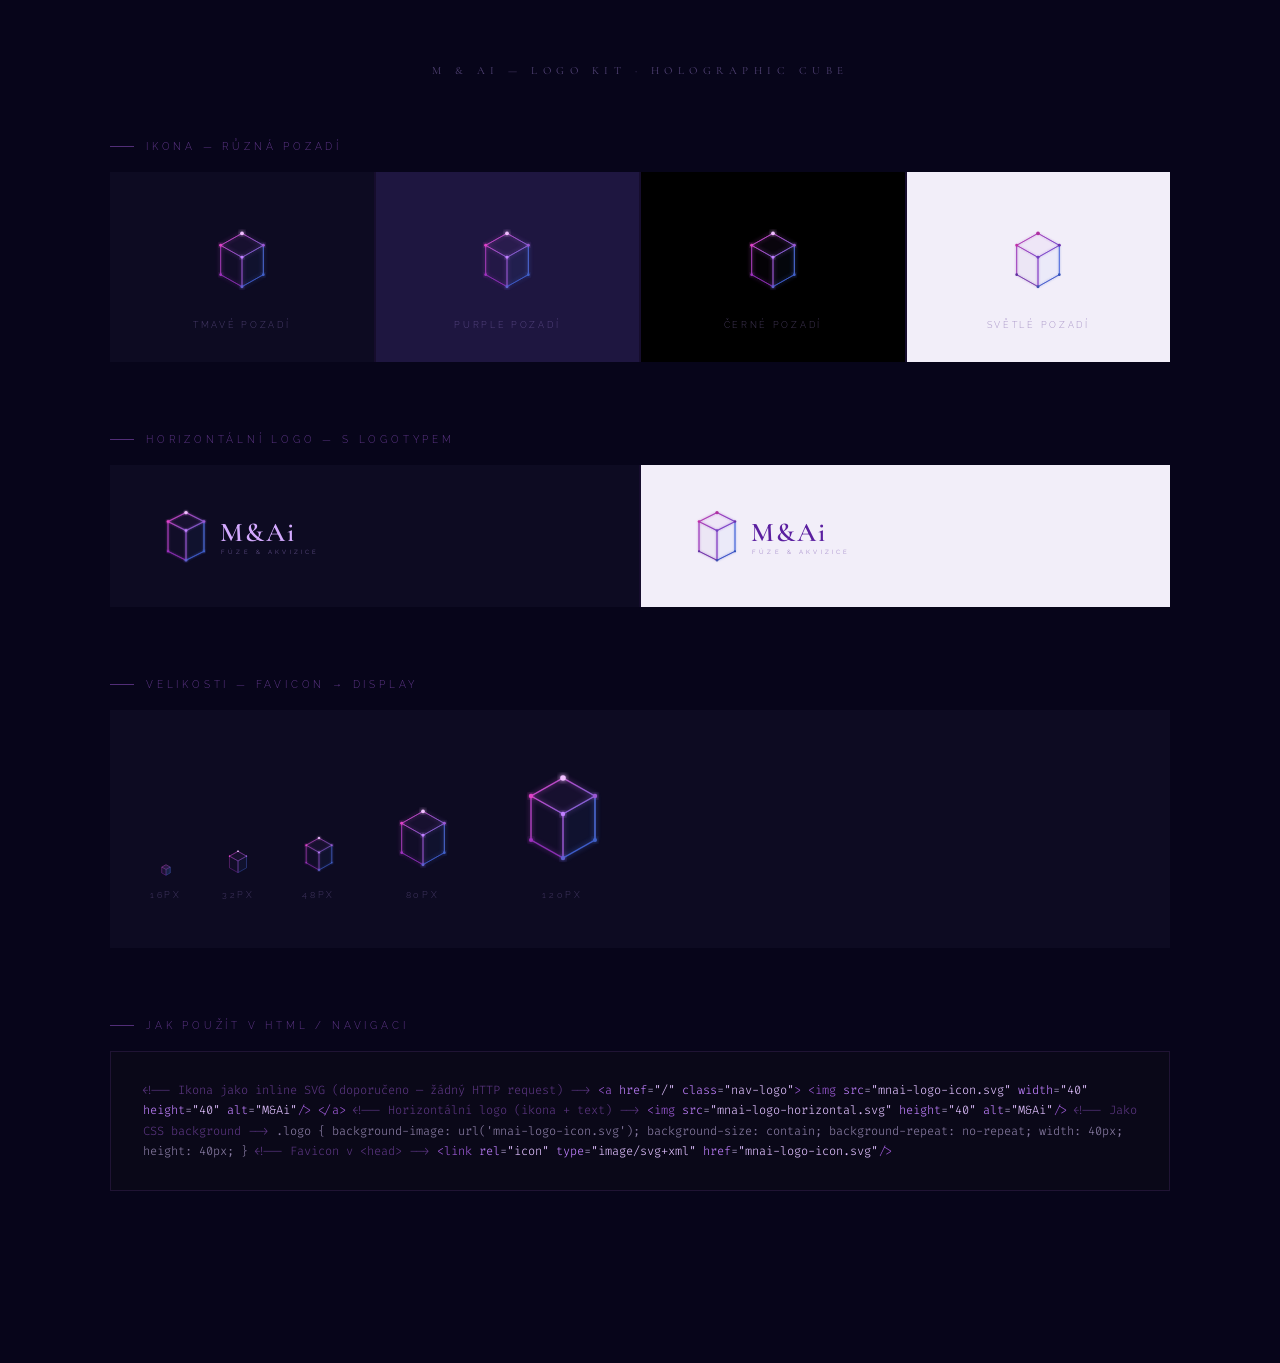
<file: Logo/mnai-logo-kit.html>
<!DOCTYPE html>
<html lang="cs">
<head>
<meta charset="UTF-8">
<meta name="viewport" content="width=device-width, initial-scale=1.0">
<title>M&Ai — Logo Kit</title>
<link href="https://fonts.googleapis.com/css2?family=Cormorant+Garamond:wght@300;400;600&family=Raleway:wght@300;400;600&family=Fira+Code:wght@400&display=swap" rel="stylesheet">
<style>
  * { margin: 0; padding: 0; box-sizing: border-box; }

  body {
    background: #07051A;
    color: #E4D8FF;
    font-family: 'Raleway', sans-serif;
    font-weight: 300;
    padding: 64px 56px 100px;
  }

  .page-title {
    font-family: 'Cormorant Garamond', serif;
    font-size: 11px;
    font-weight: 400;
    letter-spacing: 0.5em;
    text-transform: uppercase;
    color: rgba(196,160,255,0.4);
    margin-bottom: 64px;
    text-align: center;
  }

  .section {
    max-width: 1060px;
    margin: 0 auto 72px;
  }

  .section-label {
    font-size: 10px;
    letter-spacing: 0.38em;
    text-transform: uppercase;
    color: rgba(155,89,212,0.6);
    margin-bottom: 20px;
    display: flex;
    align-items: center;
    gap: 12px;
  }

  .section-label::before {
    content: '';
    display: block;
    width: 24px; height: 1px;
    background: rgba(155,89,212,0.5);
  }

  .variants-row {
    display: grid;
    grid-template-columns: repeat(4, 1fr);
    gap: 2px;
    background: rgba(155,89,212,0.1);
  }

  .variant-card {
    padding: 48px 24px 32px;
    display: flex;
    flex-direction: column;
    align-items: center;
    gap: 20px;
  }

  .bg-dark   { background: #0D0B22; }
  .bg-mid    { background: #1E1640; }
  .bg-black  { background: #000000; }
  .bg-light  { background: #F2EEF9; }

  .variant-name {
    font-size: 9px;
    letter-spacing: 0.3em;
    text-transform: uppercase;
    color: rgba(196,160,255,0.35);
  }

  .variant-name-dark {
    font-size: 9px;
    letter-spacing: 0.3em;
    text-transform: uppercase;
    color: rgba(80,40,140,0.45);
  }

  /* horizontal logo row */
  .horiz-row {
    display: grid;
    grid-template-columns: 1fr 1fr;
    gap: 2px;
    background: rgba(155,89,212,0.1);
  }

  .horiz-card {
    padding: 44px 48px;
    display: flex;
    align-items: center;
  }

  /* size showcase */
  .sizes-row {
    display: flex;
    align-items: flex-end;
    gap: 40px;
    background: #0D0B22;
    padding: 48px 40px;
    flex-wrap: wrap;
  }

  .size-item {
    display: flex;
    flex-direction: column;
    align-items: center;
    gap: 12px;
  }

  .size-label {
    font-size: 9px;
    letter-spacing: 0.3em;
    text-transform: uppercase;
    color: rgba(196,160,255,0.3);
  }

  /* code block */
  .code-block {
    background: #0A0818;
    border: 1px solid rgba(155,89,212,0.15);
    border-radius: 0;
    padding: 28px 32px;
    font-family: 'Fira Code', monospace;
    font-size: 12px;
    line-height: 1.7;
    color: rgba(220,200,255,0.75);
    overflow-x: auto;
  }

  .code-block .cm { color: rgba(155,89,212,0.55); }
  .code-block .tg { color: #9B59D4; }
  .code-block .at { color: #C080FF; }
  .code-block .vl { color: #E0C0FF; }
  .code-block .tx { color: rgba(220,200,255,0.6); }

  .divider {
    height: 1px;
    background: linear-gradient(90deg, transparent, rgba(155,89,212,0.2), transparent);
    margin: 0 0 72px;
    max-width: 1060px;
    margin-left: auto;
    margin-right: auto;
  }
</style>
</head>
<body>

<p class="page-title">M &amp; Ai — Logo Kit · Holographic Cube</p>

<!-- ===== ICON VARIANTS ===== -->
<div class="section">
  <div class="section-label">Ikona — různá pozadí</div>
  <div class="variants-row">

    <div class="variant-card bg-dark">
      <!-- CUBE SVG -->
      <svg width="80" height="80" viewBox="0 0 120 120" fill="none" xmlns="http://www.w3.org/2000/svg">
        <defs>
          <linearGradient id="wg1" x1="28" y1="20" x2="92" y2="100" gradientUnits="userSpaceOnUse">
            <stop offset="0%" stop-color="#E040C8"/>
            <stop offset="40%" stop-color="#9B59D4"/>
            <stop offset="100%" stop-color="#4B8EF5"/>
          </linearGradient>
          <filter id="gl1" x="-40%" y="-40%" width="180%" height="180%">
            <feGaussianBlur stdDeviation="2.8" result="b"/>
            <feMerge><feMergeNode in="b"/><feMergeNode in="SourceGraphic"/></feMerge>
          </filter>
        </defs>
        <polygon points="60,20 92,38 60,56 28,38" fill="rgba(155,89,212,0.07)"/>
        <polygon points="28,38 60,56 60,100 28,82" fill="rgba(107,63,160,0.05)"/>
        <polygon points="92,38 60,56 60,100 92,82" fill="rgba(75,142,245,0.06)"/>
        <g filter="url(#gl1)" opacity="0.65">
          <polyline points="60,20 92,38 60,56 28,38 60,20" stroke="url(#wg1)" stroke-width="1.5" fill="none"/>
          <line x1="60" y1="56" x2="60" y2="100" stroke="#9B59D4" stroke-width="1.5"/>
          <line x1="28" y1="38" x2="28" y2="82" stroke="#B040C0" stroke-width="1.5"/>
          <line x1="92" y1="38" x2="92" y2="82" stroke="#5070E0" stroke-width="1.5"/>
          <line x1="28" y1="82" x2="60" y2="100" stroke="#9030B8" stroke-width="1.5"/>
          <line x1="92" y1="82" x2="60" y2="100" stroke="#4060D0" stroke-width="1.5"/>
        </g>
        <polyline points="60,20 92,38 60,56 28,38 60,20" stroke="url(#wg1)" stroke-width="1" fill="none"/>
        <line x1="60" y1="56" x2="60" y2="100" stroke="#9B59D4" stroke-width="1"/>
        <line x1="28" y1="38" x2="28" y2="82" stroke="#B040C0" stroke-width="1"/>
        <line x1="92" y1="38" x2="92" y2="82" stroke="#5070E0" stroke-width="1"/>
        <line x1="28" y1="82" x2="60" y2="100" stroke="#9030B8" stroke-width="1"/>
        <line x1="92" y1="82" x2="60" y2="100" stroke="#4060D0" stroke-width="1"/>
        <circle cx="60" cy="20"  r="2.8" fill="#F0C0FF" filter="url(#gl1)"/>
        <circle cx="92" cy="38"  r="2.2" fill="#9B59D4" filter="url(#gl1)"/>
        <circle cx="28" cy="38"  r="2.2" fill="#E040C8" filter="url(#gl1)"/>
        <circle cx="60" cy="56"  r="2.2" fill="#C080FF" filter="url(#gl1)"/>
        <circle cx="60" cy="100" r="2.2" fill="#6060D0" filter="url(#gl1)"/>
        <circle cx="28" cy="82"  r="2.0" fill="#A030C0" filter="url(#gl1)"/>
        <circle cx="92" cy="82"  r="2.0" fill="#4060C8" filter="url(#gl1)"/>
      </svg>
      <div class="variant-name">Tmavé pozadí</div>
    </div>

    <div class="variant-card bg-mid">
      <svg width="80" height="80" viewBox="0 0 120 120" fill="none" xmlns="http://www.w3.org/2000/svg">
        <defs>
          <linearGradient id="wg2" x1="28" y1="20" x2="92" y2="100" gradientUnits="userSpaceOnUse">
            <stop offset="0%" stop-color="#E040C8"/>
            <stop offset="40%" stop-color="#9B59D4"/>
            <stop offset="100%" stop-color="#4B8EF5"/>
          </linearGradient>
          <filter id="gl2" x="-40%" y="-40%" width="180%" height="180%">
            <feGaussianBlur stdDeviation="2.8" result="b"/>
            <feMerge><feMergeNode in="b"/><feMergeNode in="SourceGraphic"/></feMerge>
          </filter>
        </defs>
        <polygon points="60,20 92,38 60,56 28,38" fill="rgba(155,89,212,0.09)"/>
        <polygon points="28,38 60,56 60,100 28,82" fill="rgba(107,63,160,0.07)"/>
        <polygon points="92,38 60,56 60,100 92,82" fill="rgba(75,142,245,0.08)"/>
        <g filter="url(#gl2)" opacity="0.7">
          <polyline points="60,20 92,38 60,56 28,38 60,20" stroke="url(#wg2)" stroke-width="1.5" fill="none"/>
          <line x1="60" y1="56" x2="60" y2="100" stroke="#9B59D4" stroke-width="1.5"/>
          <line x1="28" y1="38" x2="28" y2="82" stroke="#B040C0" stroke-width="1.5"/>
          <line x1="92" y1="38" x2="92" y2="82" stroke="#5070E0" stroke-width="1.5"/>
          <line x1="28" y1="82" x2="60" y2="100" stroke="#9030B8" stroke-width="1.5"/>
          <line x1="92" y1="82" x2="60" y2="100" stroke="#4060D0" stroke-width="1.5"/>
        </g>
        <polyline points="60,20 92,38 60,56 28,38 60,20" stroke="url(#wg2)" stroke-width="1" fill="none"/>
        <line x1="60" y1="56" x2="60" y2="100" stroke="#9B59D4" stroke-width="1"/>
        <line x1="28" y1="38" x2="28" y2="82" stroke="#B040C0" stroke-width="1"/>
        <line x1="92" y1="38" x2="92" y2="82" stroke="#5070E0" stroke-width="1"/>
        <line x1="28" y1="82" x2="60" y2="100" stroke="#9030B8" stroke-width="1"/>
        <line x1="92" y1="82" x2="60" y2="100" stroke="#4060D0" stroke-width="1"/>
        <circle cx="60" cy="20"  r="2.8" fill="#F0C0FF" filter="url(#gl2)"/>
        <circle cx="92" cy="38"  r="2.2" fill="#9B59D4" filter="url(#gl2)"/>
        <circle cx="28" cy="38"  r="2.2" fill="#E040C8" filter="url(#gl2)"/>
        <circle cx="60" cy="56"  r="2.2" fill="#C080FF" filter="url(#gl2)"/>
        <circle cx="60" cy="100" r="2.2" fill="#6060D0" filter="url(#gl2)"/>
        <circle cx="28" cy="82"  r="2.0" fill="#A030C0" filter="url(#gl2)"/>
        <circle cx="92" cy="82"  r="2.0" fill="#4060C8" filter="url(#gl2)"/>
      </svg>
      <div class="variant-name">Purple pozadí</div>
    </div>

    <div class="variant-card bg-black">
      <svg width="80" height="80" viewBox="0 0 120 120" fill="none" xmlns="http://www.w3.org/2000/svg">
        <defs>
          <linearGradient id="wg3" x1="28" y1="20" x2="92" y2="100" gradientUnits="userSpaceOnUse">
            <stop offset="0%" stop-color="#E040C8"/>
            <stop offset="40%" stop-color="#9B59D4"/>
            <stop offset="100%" stop-color="#4B8EF5"/>
          </linearGradient>
          <filter id="gl3" x="-40%" y="-40%" width="180%" height="180%">
            <feGaussianBlur stdDeviation="3.5" result="b"/>
            <feMerge><feMergeNode in="b"/><feMergeNode in="SourceGraphic"/></feMerge>
          </filter>
        </defs>
        <polygon points="60,20 92,38 60,56 28,38" fill="rgba(155,89,212,0.06)"/>
        <polygon points="28,38 60,56 60,100 28,82" fill="rgba(107,63,160,0.04)"/>
        <polygon points="92,38 60,56 60,100 92,82" fill="rgba(75,142,245,0.05)"/>
        <g filter="url(#gl3)" opacity="0.8">
          <polyline points="60,20 92,38 60,56 28,38 60,20" stroke="url(#wg3)" stroke-width="1.5" fill="none"/>
          <line x1="60" y1="56" x2="60" y2="100" stroke="#9B59D4" stroke-width="1.5"/>
          <line x1="28" y1="38" x2="28" y2="82" stroke="#B040C0" stroke-width="1.5"/>
          <line x1="92" y1="38" x2="92" y2="82" stroke="#5070E0" stroke-width="1.5"/>
          <line x1="28" y1="82" x2="60" y2="100" stroke="#9030B8" stroke-width="1.5"/>
          <line x1="92" y1="82" x2="60" y2="100" stroke="#4060D0" stroke-width="1.5"/>
        </g>
        <polyline points="60,20 92,38 60,56 28,38 60,20" stroke="url(#wg3)" stroke-width="1" fill="none"/>
        <line x1="60" y1="56" x2="60" y2="100" stroke="#9B59D4" stroke-width="1"/>
        <line x1="28" y1="38" x2="28" y2="82" stroke="#B040C0" stroke-width="1"/>
        <line x1="92" y1="38" x2="92" y2="82" stroke="#5070E0" stroke-width="1"/>
        <line x1="28" y1="82" x2="60" y2="100" stroke="#9030B8" stroke-width="1"/>
        <line x1="92" y1="82" x2="60" y2="100" stroke="#4060D0" stroke-width="1"/>
        <circle cx="60" cy="20"  r="2.8" fill="#F0C0FF" filter="url(#gl3)"/>
        <circle cx="92" cy="38"  r="2.2" fill="#9B59D4" filter="url(#gl3)"/>
        <circle cx="28" cy="38"  r="2.2" fill="#E040C8" filter="url(#gl3)"/>
        <circle cx="60" cy="56"  r="2.2" fill="#C080FF" filter="url(#gl3)"/>
        <circle cx="60" cy="100" r="2.2" fill="#6060D0" filter="url(#gl3)"/>
        <circle cx="28" cy="82"  r="2.0" fill="#A030C0" filter="url(#gl3)"/>
        <circle cx="92" cy="82"  r="2.0" fill="#4060C8" filter="url(#gl3)"/>
      </svg>
      <div class="variant-name">Černé pozadí</div>
    </div>

    <div class="variant-card bg-light">
      <svg width="80" height="80" viewBox="0 0 120 120" fill="none" xmlns="http://www.w3.org/2000/svg">
        <defs>
          <linearGradient id="wg4" x1="28" y1="20" x2="92" y2="100" gradientUnits="userSpaceOnUse">
            <stop offset="0%" stop-color="#C030A8"/>
            <stop offset="40%" stop-color="#7B2FBF"/>
            <stop offset="100%" stop-color="#3B6EE5"/>
          </linearGradient>
          <filter id="gl4" x="-40%" y="-40%" width="180%" height="180%">
            <feGaussianBlur stdDeviation="1.8" result="b"/>
            <feMerge><feMergeNode in="b"/><feMergeNode in="SourceGraphic"/></feMerge>
          </filter>
        </defs>
        <polygon points="60,20 92,38 60,56 28,38" fill="rgba(155,89,212,0.05)"/>
        <polygon points="28,38 60,56 60,100 28,82" fill="rgba(107,63,160,0.04)"/>
        <polygon points="92,38 60,56 60,100 92,82" fill="rgba(75,142,245,0.04)"/>
        <g filter="url(#gl4)" opacity="0.5">
          <polyline points="60,20 92,38 60,56 28,38 60,20" stroke="url(#wg4)" stroke-width="1.5" fill="none"/>
          <line x1="60" y1="56" x2="60" y2="100" stroke="#7B2FBF" stroke-width="1.5"/>
          <line x1="28" y1="38" x2="28" y2="82" stroke="#9830B8" stroke-width="1.5"/>
          <line x1="92" y1="38" x2="92" y2="82" stroke="#4060D8" stroke-width="1.5"/>
          <line x1="28" y1="82" x2="60" y2="100" stroke="#7030A8" stroke-width="1.5"/>
          <line x1="92" y1="82" x2="60" y2="100" stroke="#3850C8" stroke-width="1.5"/>
        </g>
        <polyline points="60,20 92,38 60,56 28,38 60,20" stroke="url(#wg4)" stroke-width="1.2" fill="none"/>
        <line x1="60" y1="56" x2="60" y2="100" stroke="#7B2FBF" stroke-width="1.2"/>
        <line x1="28" y1="38" x2="28" y2="82" stroke="#9830B8" stroke-width="1.2"/>
        <line x1="92" y1="38" x2="92" y2="82" stroke="#4060D8" stroke-width="1.2"/>
        <line x1="28" y1="82" x2="60" y2="100" stroke="#7030A8" stroke-width="1.2"/>
        <line x1="92" y1="82" x2="60" y2="100" stroke="#3850C8" stroke-width="1.2"/>
        <circle cx="60" cy="20"  r="2.8" fill="#B030A0"/>
        <circle cx="92" cy="38"  r="2.2" fill="#6B2FAF"/>
        <circle cx="28" cy="38"  r="2.2" fill="#C030A8"/>
        <circle cx="60" cy="56"  r="2.2" fill="#7040C0"/>
        <circle cx="60" cy="100" r="2.2" fill="#4050B0"/>
        <circle cx="28" cy="82"  r="2.0" fill="#6030A0"/>
        <circle cx="92" cy="82"  r="2.0" fill="#3050B8"/>
      </svg>
      <div class="variant-name-dark">Světlé pozadí</div>
    </div>

  </div>
</div>

<!-- ===== HORIZONTAL LOGO ===== -->
<div class="section">
  <div class="section-label">Horizontální logo — s logotypem</div>
  <div class="horiz-row">

    <div class="horiz-card bg-dark">
      <svg width="200" height="54" viewBox="0 0 220 60" fill="none" xmlns="http://www.w3.org/2000/svg">
        <defs>
          <linearGradient id="hwg1" x1="10" y1="4" x2="50" y2="56" gradientUnits="userSpaceOnUse">
            <stop offset="0%" stop-color="#E040C8"/>
            <stop offset="40%" stop-color="#9B59D4"/>
            <stop offset="100%" stop-color="#4B8EF5"/>
          </linearGradient>
          <filter id="hgl1" x="-40%" y="-40%" width="180%" height="180%">
            <feGaussianBlur stdDeviation="1.4" result="b"/>
            <feMerge><feMergeNode in="b"/><feMergeNode in="SourceGraphic"/></feMerge>
          </filter>
        </defs>
        <polygon points="30,4  50,14 30,24 10,14" fill="rgba(155,89,212,0.07)"/>
        <polygon points="10,14 30,24 30,57 10,47" fill="rgba(107,63,160,0.05)"/>
        <polygon points="50,14 30,24 30,57 50,47" fill="rgba(75,142,245,0.06)"/>
        <g filter="url(#hgl1)" opacity="0.65">
          <polyline points="30,4 50,14 30,24 10,14 30,4" stroke="url(#hwg1)" stroke-width="1.2" fill="none"/>
          <line x1="30" y1="24" x2="30" y2="57" stroke="#9B59D4" stroke-width="1.2"/>
          <line x1="10" y1="14" x2="10" y2="47" stroke="#B040C0" stroke-width="1.2"/>
          <line x1="50" y1="14" x2="50" y2="47" stroke="#5070E0" stroke-width="1.2"/>
          <line x1="10" y1="47" x2="30" y2="57" stroke="#9030B8" stroke-width="1.2"/>
          <line x1="50" y1="47" x2="30" y2="57" stroke="#4060D0" stroke-width="1.2"/>
        </g>
        <polyline points="30,4 50,14 30,24 10,14 30,4" stroke="url(#hwg1)" stroke-width="0.8" fill="none"/>
        <line x1="30" y1="24" x2="30" y2="57" stroke="#9B59D4" stroke-width="0.8"/>
        <line x1="10" y1="14" x2="10" y2="47" stroke="#B040C0" stroke-width="0.8"/>
        <line x1="50" y1="14" x2="50" y2="47" stroke="#5070E0" stroke-width="0.8"/>
        <line x1="10" y1="47" x2="30" y2="57" stroke="#9030B8" stroke-width="0.8"/>
        <line x1="50" y1="47" x2="30" y2="57" stroke="#4060D0" stroke-width="0.8"/>
        <circle cx="30" cy="4"  r="1.8" fill="#F0C0FF" filter="url(#hgl1)"/>
        <circle cx="50" cy="14" r="1.4" fill="#9B59D4" filter="url(#hgl1)"/>
        <circle cx="10" cy="14" r="1.4" fill="#E040C8" filter="url(#hgl1)"/>
        <circle cx="30" cy="24" r="1.4" fill="#C080FF" filter="url(#hgl1)"/>
        <circle cx="30" cy="57" r="1.4" fill="#6060D0" filter="url(#hgl1)"/>
        <circle cx="10" cy="47" r="1.2" fill="#A030C0" filter="url(#hgl1)"/>
        <circle cx="50" cy="47" r="1.2" fill="#4060C8" filter="url(#hgl1)"/>
        <text x="68" y="36" font-family="'Cormorant Garamond', Georgia, serif" font-size="30" font-weight="600" letter-spacing="2" fill="#D4AAFF">M&amp;Ai</text>
        <text x="69" y="50" font-family="'Raleway', Helvetica Neue, sans-serif" font-size="7" font-weight="400" letter-spacing="3.5" fill="rgba(196,160,255,0.45)">FÚZE &amp; AKVIZICE</text>
      </svg>
    </div>

    <div class="horiz-card bg-light">
      <svg width="200" height="54" viewBox="0 0 220 60" fill="none" xmlns="http://www.w3.org/2000/svg">
        <defs>
          <linearGradient id="hwg2" x1="10" y1="4" x2="50" y2="56" gradientUnits="userSpaceOnUse">
            <stop offset="0%" stop-color="#C030A8"/>
            <stop offset="40%" stop-color="#7B2FBF"/>
            <stop offset="100%" stop-color="#3B6EE5"/>
          </linearGradient>
          <filter id="hgl2" x="-40%" y="-40%" width="180%" height="180%">
            <feGaussianBlur stdDeviation="1" result="b"/>
            <feMerge><feMergeNode in="b"/><feMergeNode in="SourceGraphic"/></feMerge>
          </filter>
        </defs>
        <polygon points="30,4  50,14 30,24 10,14" fill="rgba(155,89,212,0.05)"/>
        <polygon points="10,14 30,24 30,57 10,47" fill="rgba(107,63,160,0.04)"/>
        <polygon points="50,14 30,24 30,57 50,47" fill="rgba(75,142,245,0.04)"/>
        <g filter="url(#hgl2)" opacity="0.5">
          <polyline points="30,4 50,14 30,24 10,14 30,4" stroke="url(#hwg2)" stroke-width="1.2" fill="none"/>
          <line x1="30" y1="24" x2="30" y2="57" stroke="#7B2FBF" stroke-width="1.2"/>
          <line x1="10" y1="14" x2="10" y2="47" stroke="#9830B8" stroke-width="1.2"/>
          <line x1="50" y1="14" x2="50" y2="47" stroke="#4060D8" stroke-width="1.2"/>
          <line x1="10" y1="47" x2="30" y2="57" stroke="#7030A8" stroke-width="1.2"/>
          <line x1="50" y1="47" x2="30" y2="57" stroke="#3850C8" stroke-width="1.2"/>
        </g>
        <polyline points="30,4 50,14 30,24 10,14 30,4" stroke="url(#hwg2)" stroke-width="1" fill="none"/>
        <line x1="30" y1="24" x2="30" y2="57" stroke="#7B2FBF" stroke-width="1"/>
        <line x1="10" y1="14" x2="10" y2="47" stroke="#9830B8" stroke-width="1"/>
        <line x1="50" y1="14" x2="50" y2="47" stroke="#4060D8" stroke-width="1"/>
        <line x1="10" y1="47" x2="30" y2="57" stroke="#7030A8" stroke-width="1"/>
        <line x1="50" y1="47" x2="30" y2="57" stroke="#3850C8" stroke-width="1"/>
        <circle cx="30" cy="4"  r="1.8" fill="#B030A0"/>
        <circle cx="50" cy="14" r="1.4" fill="#6B2FAF"/>
        <circle cx="10" cy="14" r="1.4" fill="#C030A8"/>
        <circle cx="30" cy="24" r="1.4" fill="#7040C0"/>
        <circle cx="30" cy="57" r="1.4" fill="#4050B0"/>
        <circle cx="10" cy="47" r="1.2" fill="#6030A0"/>
        <circle cx="50" cy="47" r="1.2" fill="#3050B8"/>
        <text x="68" y="36" font-family="'Cormorant Garamond', Georgia, serif" font-size="30" font-weight="600" letter-spacing="2" fill="#5B1FA0">M&amp;Ai</text>
        <text x="69" y="50" font-family="'Raleway', Helvetica Neue, sans-serif" font-size="7" font-weight="400" letter-spacing="3.5" fill="rgba(80,30,150,0.45)">FÚZE &amp; AKVIZICE</text>
      </svg>
    </div>

  </div>
</div>

<!-- ===== SIZE VARIANTS ===== -->
<div class="section">
  <div class="section-label">Velikosti — favicon → display</div>
  <div class="sizes-row">

    <div class="size-item">
      <svg width="16" height="16" viewBox="0 0 120 120" fill="none">
        <defs>
          <linearGradient id="sg1" x1="28" y1="20" x2="92" y2="100" gradientUnits="userSpaceOnUse">
            <stop offset="0%" stop-color="#E040C8"/>
            <stop offset="50%" stop-color="#9B59D4"/>
            <stop offset="100%" stop-color="#4B8EF5"/>
          </linearGradient>
        </defs>
        <polygon points="60,20 92,38 60,56 28,38" fill="rgba(155,89,212,0.2)"/>
        <polygon points="28,38 60,56 60,100 28,82" fill="rgba(107,63,160,0.15)"/>
        <polygon points="92,38 60,56 60,100 92,82" fill="rgba(75,142,245,0.18)"/>
        <polyline points="60,20 92,38 60,56 28,38 60,20" stroke="url(#sg1)" stroke-width="3" fill="none"/>
        <line x1="60" y1="56" x2="60" y2="100" stroke="#9B59D4" stroke-width="3"/>
        <line x1="28" y1="38" x2="28" y2="82" stroke="#B040C0" stroke-width="3"/>
        <line x1="92" y1="38" x2="92" y2="82" stroke="#5070E0" stroke-width="3"/>
        <line x1="28" y1="82" x2="60" y2="100" stroke="#9030B8" stroke-width="3"/>
        <line x1="92" y1="82" x2="60" y2="100" stroke="#4060D0" stroke-width="3"/>
      </svg>
      <span class="size-label">16px</span>
    </div>

    <div class="size-item">
      <svg width="32" height="32" viewBox="0 0 120 120" fill="none">
        <defs><linearGradient id="sg2" x1="28" y1="20" x2="92" y2="100" gradientUnits="userSpaceOnUse"><stop offset="0%" stop-color="#E040C8"/><stop offset="50%" stop-color="#9B59D4"/><stop offset="100%" stop-color="#4B8EF5"/></linearGradient><filter id="gls2" x="-40%" y="-40%" width="180%" height="180%"><feGaussianBlur stdDeviation="2" result="b"/><feMerge><feMergeNode in="b"/><feMergeNode in="SourceGraphic"/></feMerge></filter></defs>
        <polygon points="60,20 92,38 60,56 28,38" fill="rgba(155,89,212,0.07)"/>
        <polygon points="28,38 60,56 60,100 28,82" fill="rgba(107,63,160,0.05)"/>
        <polygon points="92,38 60,56 60,100 92,82" fill="rgba(75,142,245,0.06)"/>
        <g filter="url(#gls2)" opacity="0.6"><polyline points="60,20 92,38 60,56 28,38 60,20" stroke="url(#sg2)" stroke-width="1.5" fill="none"/><line x1="60" y1="56" x2="60" y2="100" stroke="#9B59D4" stroke-width="1.5"/><line x1="28" y1="38" x2="28" y2="82" stroke="#B040C0" stroke-width="1.5"/><line x1="92" y1="38" x2="92" y2="82" stroke="#5070E0" stroke-width="1.5"/><line x1="28" y1="82" x2="60" y2="100" stroke="#9030B8" stroke-width="1.5"/><line x1="92" y1="82" x2="60" y2="100" stroke="#4060D0" stroke-width="1.5"/></g>
        <polyline points="60,20 92,38 60,56 28,38 60,20" stroke="url(#sg2)" stroke-width="1" fill="none"/>
        <line x1="60" y1="56" x2="60" y2="100" stroke="#9B59D4" stroke-width="1"/>
        <circle cx="60" cy="20" r="2.8" fill="#F0C0FF" filter="url(#gls2)"/>
        <circle cx="28" cy="38" r="2.2" fill="#E040C8" filter="url(#gls2)"/>
        <circle cx="92" cy="38" r="2.2" fill="#9B59D4" filter="url(#gls2)"/>
      </svg>
      <span class="size-label">32px</span>
    </div>

    <div class="size-item">
      <svg width="48" height="48" viewBox="0 0 120 120" fill="none">
        <defs><linearGradient id="sg3" x1="28" y1="20" x2="92" y2="100" gradientUnits="userSpaceOnUse"><stop offset="0%" stop-color="#E040C8"/><stop offset="40%" stop-color="#9B59D4"/><stop offset="100%" stop-color="#4B8EF5"/></linearGradient><filter id="gls3" x="-40%" y="-40%" width="180%" height="180%"><feGaussianBlur stdDeviation="2.5" result="b"/><feMerge><feMergeNode in="b"/><feMergeNode in="SourceGraphic"/></feMerge></filter></defs>
        <polygon points="60,20 92,38 60,56 28,38" fill="rgba(155,89,212,0.07)"/>
        <polygon points="28,38 60,56 60,100 28,82" fill="rgba(107,63,160,0.05)"/>
        <polygon points="92,38 60,56 60,100 92,82" fill="rgba(75,142,245,0.06)"/>
        <g filter="url(#gls3)" opacity="0.65"><polyline points="60,20 92,38 60,56 28,38 60,20" stroke="url(#sg3)" stroke-width="1.5" fill="none"/><line x1="60" y1="56" x2="60" y2="100" stroke="#9B59D4" stroke-width="1.5"/><line x1="28" y1="38" x2="28" y2="82" stroke="#B040C0" stroke-width="1.5"/><line x1="92" y1="38" x2="92" y2="82" stroke="#5070E0" stroke-width="1.5"/><line x1="28" y1="82" x2="60" y2="100" stroke="#9030B8" stroke-width="1.5"/><line x1="92" y1="82" x2="60" y2="100" stroke="#4060D0" stroke-width="1.5"/></g>
        <polyline points="60,20 92,38 60,56 28,38 60,20" stroke="url(#sg3)" stroke-width="1" fill="none"/>
        <line x1="60" y1="56" x2="60" y2="100" stroke="#9B59D4" stroke-width="1"/>
        <line x1="28" y1="38" x2="28" y2="82" stroke="#B040C0" stroke-width="1"/>
        <line x1="92" y1="38" x2="92" y2="82" stroke="#5070E0" stroke-width="1"/>
        <line x1="28" y1="82" x2="60" y2="100" stroke="#9030B8" stroke-width="1"/>
        <line x1="92" y1="82" x2="60" y2="100" stroke="#4060D0" stroke-width="1"/>
        <circle cx="60" cy="20"  r="2.8" fill="#F0C0FF" filter="url(#gls3)"/>
        <circle cx="92" cy="38"  r="2.2" fill="#9B59D4" filter="url(#gls3)"/>
        <circle cx="28" cy="38"  r="2.2" fill="#E040C8" filter="url(#gls3)"/>
        <circle cx="60" cy="56"  r="2.2" fill="#C080FF" filter="url(#gls3)"/>
        <circle cx="60" cy="100" r="2.2" fill="#6060D0" filter="url(#gls3)"/>
        <circle cx="28" cy="82"  r="2.0" fill="#A030C0" filter="url(#gls3)"/>
        <circle cx="92" cy="82"  r="2.0" fill="#4060C8" filter="url(#gls3)"/>
      </svg>
      <span class="size-label">48px</span>
    </div>

    <div class="size-item">
      <svg width="80" height="80" viewBox="0 0 120 120" fill="none">
        <defs><linearGradient id="sg4" x1="28" y1="20" x2="92" y2="100" gradientUnits="userSpaceOnUse"><stop offset="0%" stop-color="#E040C8"/><stop offset="40%" stop-color="#9B59D4"/><stop offset="100%" stop-color="#4B8EF5"/></linearGradient><filter id="gls4" x="-40%" y="-40%" width="180%" height="180%"><feGaussianBlur stdDeviation="2.8" result="b"/><feMerge><feMergeNode in="b"/><feMergeNode in="SourceGraphic"/></feMerge></filter></defs>
        <polygon points="60,20 92,38 60,56 28,38" fill="rgba(155,89,212,0.07)"/>
        <polygon points="28,38 60,56 60,100 28,82" fill="rgba(107,63,160,0.05)"/>
        <polygon points="92,38 60,56 60,100 92,82" fill="rgba(75,142,245,0.06)"/>
        <g filter="url(#gls4)" opacity="0.65"><polyline points="60,20 92,38 60,56 28,38 60,20" stroke="url(#sg4)" stroke-width="1.5" fill="none"/><line x1="60" y1="56" x2="60" y2="100" stroke="#9B59D4" stroke-width="1.5"/><line x1="28" y1="38" x2="28" y2="82" stroke="#B040C0" stroke-width="1.5"/><line x1="92" y1="38" x2="92" y2="82" stroke="#5070E0" stroke-width="1.5"/><line x1="28" y1="82" x2="60" y2="100" stroke="#9030B8" stroke-width="1.5"/><line x1="92" y1="82" x2="60" y2="100" stroke="#4060D0" stroke-width="1.5"/></g>
        <polyline points="60,20 92,38 60,56 28,38 60,20" stroke="url(#sg4)" stroke-width="1" fill="none"/>
        <line x1="60" y1="56" x2="60" y2="100" stroke="#9B59D4" stroke-width="1"/>
        <line x1="28" y1="38" x2="28" y2="82" stroke="#B040C0" stroke-width="1"/>
        <line x1="92" y1="38" x2="92" y2="82" stroke="#5070E0" stroke-width="1"/>
        <line x1="28" y1="82" x2="60" y2="100" stroke="#9030B8" stroke-width="1"/>
        <line x1="92" y1="82" x2="60" y2="100" stroke="#4060D0" stroke-width="1"/>
        <circle cx="60" cy="20"  r="2.8" fill="#F0C0FF" filter="url(#gls4)"/>
        <circle cx="92" cy="38"  r="2.2" fill="#9B59D4" filter="url(#gls4)"/>
        <circle cx="28" cy="38"  r="2.2" fill="#E040C8" filter="url(#gls4)"/>
        <circle cx="60" cy="56"  r="2.2" fill="#C080FF" filter="url(#gls4)"/>
        <circle cx="60" cy="100" r="2.2" fill="#6060D0" filter="url(#gls4)"/>
        <circle cx="28" cy="82"  r="2.0" fill="#A030C0" filter="url(#gls4)"/>
        <circle cx="92" cy="82"  r="2.0" fill="#4060C8" filter="url(#gls4)"/>
      </svg>
      <span class="size-label">80px</span>
    </div>

    <div class="size-item">
      <svg width="120" height="120" viewBox="0 0 120 120" fill="none">
        <defs><linearGradient id="sg5" x1="28" y1="20" x2="92" y2="100" gradientUnits="userSpaceOnUse"><stop offset="0%" stop-color="#E040C8"/><stop offset="40%" stop-color="#9B59D4"/><stop offset="100%" stop-color="#4B8EF5"/></linearGradient><filter id="gls5" x="-40%" y="-40%" width="180%" height="180%"><feGaussianBlur stdDeviation="2.8" result="b"/><feMerge><feMergeNode in="b"/><feMergeNode in="SourceGraphic"/></feMerge></filter></defs>
        <polygon points="60,20 92,38 60,56 28,38" fill="rgba(155,89,212,0.07)"/>
        <polygon points="28,38 60,56 60,100 28,82" fill="rgba(107,63,160,0.05)"/>
        <polygon points="92,38 60,56 60,100 92,82" fill="rgba(75,142,245,0.06)"/>
        <g filter="url(#gls5)" opacity="0.65"><polyline points="60,20 92,38 60,56 28,38 60,20" stroke="url(#sg5)" stroke-width="1.5" fill="none"/><line x1="60" y1="56" x2="60" y2="100" stroke="#9B59D4" stroke-width="1.5"/><line x1="28" y1="38" x2="28" y2="82" stroke="#B040C0" stroke-width="1.5"/><line x1="92" y1="38" x2="92" y2="82" stroke="#5070E0" stroke-width="1.5"/><line x1="28" y1="82" x2="60" y2="100" stroke="#9030B8" stroke-width="1.5"/><line x1="92" y1="82" x2="60" y2="100" stroke="#4060D0" stroke-width="1.5"/></g>
        <polyline points="60,20 92,38 60,56 28,38 60,20" stroke="url(#sg5)" stroke-width="1" fill="none"/>
        <line x1="60" y1="56" x2="60" y2="100" stroke="#9B59D4" stroke-width="1"/>
        <line x1="28" y1="38" x2="28" y2="82" stroke="#B040C0" stroke-width="1"/>
        <line x1="92" y1="38" x2="92" y2="82" stroke="#5070E0" stroke-width="1"/>
        <line x1="28" y1="82" x2="60" y2="100" stroke="#9030B8" stroke-width="1"/>
        <line x1="92" y1="82" x2="60" y2="100" stroke="#4060D0" stroke-width="1"/>
        <circle cx="60" cy="20"  r="2.8" fill="#F0C0FF" filter="url(#gls5)"/>
        <circle cx="92" cy="38"  r="2.2" fill="#9B59D4" filter="url(#gls5)"/>
        <circle cx="28" cy="38"  r="2.2" fill="#E040C8" filter="url(#gls5)"/>
        <circle cx="60" cy="56"  r="2.2" fill="#C080FF" filter="url(#gls5)"/>
        <circle cx="60" cy="100" r="2.2" fill="#6060D0" filter="url(#gls5)"/>
        <circle cx="28" cy="82"  r="2.0" fill="#A030C0" filter="url(#gls5)"/>
        <circle cx="92" cy="82"  r="2.0" fill="#4060C8" filter="url(#gls5)"/>
      </svg>
      <span class="size-label">120px</span>
    </div>

  </div>
</div>

<!-- ===== CODE USAGE ===== -->
<div class="section">
  <div class="section-label">Jak použít v HTML / navigaci</div>
  <div class="code-block">
<span class="cm">&lt;!-- Ikona jako inline SVG (doporučeno — žádný HTTP request) --&gt;</span>
<span class="tg">&lt;a</span> <span class="at">href</span>=<span class="vl">"/"</span> <span class="at">class</span>=<span class="vl">"nav-logo"</span><span class="tg">&gt;</span>
  <span class="tg">&lt;img</span> <span class="at">src</span>=<span class="vl">"mnai-logo-icon.svg"</span> <span class="at">width</span>=<span class="vl">"40"</span> <span class="at">height</span>=<span class="vl">"40"</span> <span class="at">alt</span>=<span class="vl">"M&amp;Ai"</span><span class="tg">/&gt;</span>
<span class="tg">&lt;/a&gt;</span>

<span class="cm">&lt;!-- Horizontální logo (ikona + text) --&gt;</span>
<span class="tg">&lt;img</span> <span class="at">src</span>=<span class="vl">"mnai-logo-horizontal.svg"</span> <span class="at">height</span>=<span class="vl">"40"</span> <span class="at">alt</span>=<span class="vl">"M&amp;Ai"</span><span class="tg">/&gt;</span>

<span class="cm">&lt;!-- Jako CSS background --&gt;</span>
<span class="tx">.logo {
  background-image: url('mnai-logo-icon.svg');
  background-size: contain;
  background-repeat: no-repeat;
  width: 40px;
  height: 40px;
}</span>

<span class="cm">&lt;!-- Favicon v &lt;head&gt; --&gt;</span>
<span class="tg">&lt;link</span> <span class="at">rel</span>=<span class="vl">"icon"</span> <span class="at">type</span>=<span class="vl">"image/svg+xml"</span> <span class="at">href</span>=<span class="vl">"mnai-logo-icon.svg"</span><span class="tg">/&gt;</span>
  </div>
</div>

</body>
</html>
</file>
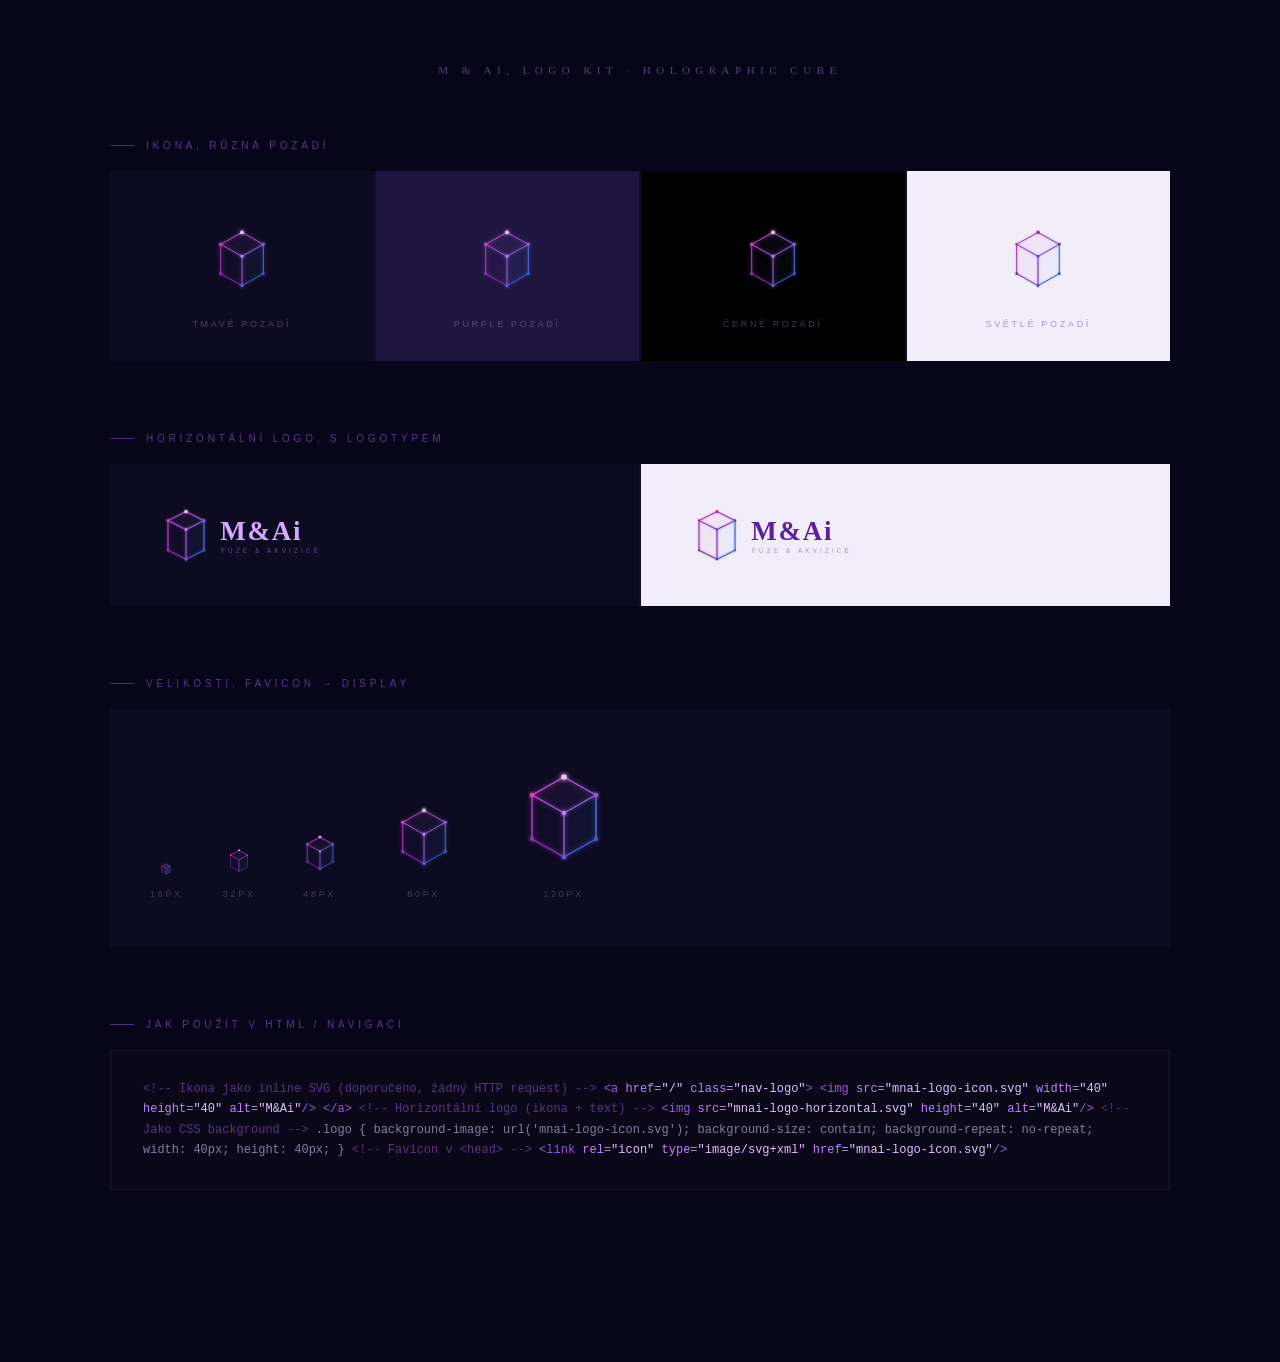
<file: logo/mnai-logo-kit.html>
<!DOCTYPE html>
<html lang="cs">
<head>
<meta charset="UTF-8">
<meta name="viewport" content="width=device-width, initial-scale=1.0">
<title>M&Ai, Logo Kit</title>
<link href="https://fonts.googleapis.com/css2?family=Inter:wght@300;400;500;600&family=Newsreader:ital,opsz,wght@0,6..72,300;0,6..72,400;1,6..72,300&family=Source+Serif+4:opsz,wght@8..60,300;8..60,400;8..60,600&display=swap" rel="stylesheet">
<style>
  * { margin: 0; padding: 0; box-sizing: border-box; }

  body {
    background: #07051A;
    color: #E4D8FF;
    font-family: 'Raleway', sans-serif;
    font-weight: 300;
    padding: 64px 56px 100px;
  }

  .page-title {
    font-family: 'Cormorant Garamond', serif;
    font-size: 11px;
    font-weight: 400;
    letter-spacing: 0.5em;
    text-transform: uppercase;
    color: rgba(196,160,255,0.4);
    margin-bottom: 64px;
    text-align: center;
  }

  .section {
    max-width: 1060px;
    margin: 0 auto 72px;
  }

  .section-label {
    font-size: 10px;
    letter-spacing: 0.38em;
    text-transform: uppercase;
    color: rgba(155,89,212,0.6);
    margin-bottom: 20px;
    display: flex;
    align-items: center;
    gap: 12px;
  }

  .section-label::before {
    content: '';
    display: block;
    width: 24px; height: 1px;
    background: rgba(155,89,212,0.5);
  }

  .variants-row {
    display: grid;
    grid-template-columns: repeat(4, 1fr);
    gap: 2px;
    background: rgba(155,89,212,0.1);
  }

  .variant-card {
    padding: 48px 24px 32px;
    display: flex;
    flex-direction: column;
    align-items: center;
    gap: 20px;
  }

  .bg-dark   { background: #0D0B22; }
  .bg-mid    { background: #1E1640; }
  .bg-black  { background: #000000; }
  .bg-light  { background: #F2EEF9; }

  .variant-name {
    font-size: 9px;
    letter-spacing: 0.3em;
    text-transform: uppercase;
    color: rgba(196,160,255,0.35);
  }

  .variant-name-dark {
    font-size: 9px;
    letter-spacing: 0.3em;
    text-transform: uppercase;
    color: rgba(80,40,140,0.45);
  }

  /* horizontal logo row */
  .horiz-row {
    display: grid;
    grid-template-columns: 1fr 1fr;
    gap: 2px;
    background: rgba(155,89,212,0.1);
  }

  .horiz-card {
    padding: 44px 48px;
    display: flex;
    align-items: center;
  }

  /* size showcase */
  .sizes-row {
    display: flex;
    align-items: flex-end;
    gap: 40px;
    background: #0D0B22;
    padding: 48px 40px;
    flex-wrap: wrap;
  }

  .size-item {
    display: flex;
    flex-direction: column;
    align-items: center;
    gap: 12px;
  }

  .size-label {
    font-size: 9px;
    letter-spacing: 0.3em;
    text-transform: uppercase;
    color: rgba(196,160,255,0.3);
  }

  /* code block */
  .code-block {
    background: #0A0818;
    border: 1px solid rgba(155,89,212,0.15);
    border-radius: 0;
    padding: 28px 32px;
    font-family: 'Fira Code', monospace;
    font-size: 12px;
    line-height: 1.7;
    color: rgba(220,200,255,0.75);
    overflow-x: auto;
  }

  .code-block .cm { color: rgba(155,89,212,0.55); }
  .code-block .tg { color: #9B59D4; }
  .code-block .at { color: #C080FF; }
  .code-block .vl { color: #E0C0FF; }
  .code-block .tx { color: rgba(220,200,255,0.6); }

  .divider {
    height: 1px;
    background: linear-gradient(90deg, transparent, rgba(155,89,212,0.2), transparent);
    margin: 0 0 72px;
    max-width: 1060px;
    margin-left: auto;
    margin-right: auto;
  }
</style>
</head>
<body>

<p class="page-title">M &amp; Ai, Logo Kit · Holographic Cube</p>

<!-- ===== ICON VARIANTS ===== -->
<div class="section">
  <div class="section-label">Ikona, různá pozadí</div>
  <div class="variants-row">

    <div class="variant-card bg-dark">
      <!-- CUBE SVG -->
      <svg width="80" height="80" viewBox="0 0 120 120" fill="none" xmlns="http://www.w3.org/2000/svg">
        <defs>
          <linearGradient id="wg1" x1="28" y1="20" x2="92" y2="100" gradientUnits="userSpaceOnUse">
            <stop offset="0%" stop-color="#E040C8"/>
            <stop offset="40%" stop-color="#9B59D4"/>
            <stop offset="100%" stop-color="#4B8EF5"/>
          </linearGradient>
          <filter id="gl1" x="-40%" y="-40%" width="180%" height="180%">
            <feGaussianBlur stdDeviation="2.8" result="b"/>
            <feMerge><feMergeNode in="b"/><feMergeNode in="SourceGraphic"/></feMerge>
          </filter>
        </defs>
        <polygon points="60,20 92,38 60,56 28,38" fill="rgba(155,89,212,0.07)"/>
        <polygon points="28,38 60,56 60,100 28,82" fill="rgba(107,63,160,0.05)"/>
        <polygon points="92,38 60,56 60,100 92,82" fill="rgba(75,142,245,0.06)"/>
        <g filter="url(#gl1)" opacity="0.65">
          <polyline points="60,20 92,38 60,56 28,38 60,20" stroke="url(#wg1)" stroke-width="1.5" fill="none"/>
          <line x1="60" y1="56" x2="60" y2="100" stroke="#9B59D4" stroke-width="1.5"/>
          <line x1="28" y1="38" x2="28" y2="82" stroke="#B040C0" stroke-width="1.5"/>
          <line x1="92" y1="38" x2="92" y2="82" stroke="#5070E0" stroke-width="1.5"/>
          <line x1="28" y1="82" x2="60" y2="100" stroke="#9030B8" stroke-width="1.5"/>
          <line x1="92" y1="82" x2="60" y2="100" stroke="#4060D0" stroke-width="1.5"/>
        </g>
        <polyline points="60,20 92,38 60,56 28,38 60,20" stroke="url(#wg1)" stroke-width="1" fill="none"/>
        <line x1="60" y1="56" x2="60" y2="100" stroke="#9B59D4" stroke-width="1"/>
        <line x1="28" y1="38" x2="28" y2="82" stroke="#B040C0" stroke-width="1"/>
        <line x1="92" y1="38" x2="92" y2="82" stroke="#5070E0" stroke-width="1"/>
        <line x1="28" y1="82" x2="60" y2="100" stroke="#9030B8" stroke-width="1"/>
        <line x1="92" y1="82" x2="60" y2="100" stroke="#4060D0" stroke-width="1"/>
        <circle cx="60" cy="20"  r="2.8" fill="#F0C0FF" filter="url(#gl1)"/>
        <circle cx="92" cy="38"  r="2.2" fill="#9B59D4" filter="url(#gl1)"/>
        <circle cx="28" cy="38"  r="2.2" fill="#E040C8" filter="url(#gl1)"/>
        <circle cx="60" cy="56"  r="2.2" fill="#C080FF" filter="url(#gl1)"/>
        <circle cx="60" cy="100" r="2.2" fill="#6060D0" filter="url(#gl1)"/>
        <circle cx="28" cy="82"  r="2.0" fill="#A030C0" filter="url(#gl1)"/>
        <circle cx="92" cy="82"  r="2.0" fill="#4060C8" filter="url(#gl1)"/>
      </svg>
      <div class="variant-name">Tmavé pozadí</div>
    </div>

    <div class="variant-card bg-mid">
      <svg width="80" height="80" viewBox="0 0 120 120" fill="none" xmlns="http://www.w3.org/2000/svg">
        <defs>
          <linearGradient id="wg2" x1="28" y1="20" x2="92" y2="100" gradientUnits="userSpaceOnUse">
            <stop offset="0%" stop-color="#E040C8"/>
            <stop offset="40%" stop-color="#9B59D4"/>
            <stop offset="100%" stop-color="#4B8EF5"/>
          </linearGradient>
          <filter id="gl2" x="-40%" y="-40%" width="180%" height="180%">
            <feGaussianBlur stdDeviation="2.8" result="b"/>
            <feMerge><feMergeNode in="b"/><feMergeNode in="SourceGraphic"/></feMerge>
          </filter>
        </defs>
        <polygon points="60,20 92,38 60,56 28,38" fill="rgba(155,89,212,0.09)"/>
        <polygon points="28,38 60,56 60,100 28,82" fill="rgba(107,63,160,0.07)"/>
        <polygon points="92,38 60,56 60,100 92,82" fill="rgba(75,142,245,0.08)"/>
        <g filter="url(#gl2)" opacity="0.7">
          <polyline points="60,20 92,38 60,56 28,38 60,20" stroke="url(#wg2)" stroke-width="1.5" fill="none"/>
          <line x1="60" y1="56" x2="60" y2="100" stroke="#9B59D4" stroke-width="1.5"/>
          <line x1="28" y1="38" x2="28" y2="82" stroke="#B040C0" stroke-width="1.5"/>
          <line x1="92" y1="38" x2="92" y2="82" stroke="#5070E0" stroke-width="1.5"/>
          <line x1="28" y1="82" x2="60" y2="100" stroke="#9030B8" stroke-width="1.5"/>
          <line x1="92" y1="82" x2="60" y2="100" stroke="#4060D0" stroke-width="1.5"/>
        </g>
        <polyline points="60,20 92,38 60,56 28,38 60,20" stroke="url(#wg2)" stroke-width="1" fill="none"/>
        <line x1="60" y1="56" x2="60" y2="100" stroke="#9B59D4" stroke-width="1"/>
        <line x1="28" y1="38" x2="28" y2="82" stroke="#B040C0" stroke-width="1"/>
        <line x1="92" y1="38" x2="92" y2="82" stroke="#5070E0" stroke-width="1"/>
        <line x1="28" y1="82" x2="60" y2="100" stroke="#9030B8" stroke-width="1"/>
        <line x1="92" y1="82" x2="60" y2="100" stroke="#4060D0" stroke-width="1"/>
        <circle cx="60" cy="20"  r="2.8" fill="#F0C0FF" filter="url(#gl2)"/>
        <circle cx="92" cy="38"  r="2.2" fill="#9B59D4" filter="url(#gl2)"/>
        <circle cx="28" cy="38"  r="2.2" fill="#E040C8" filter="url(#gl2)"/>
        <circle cx="60" cy="56"  r="2.2" fill="#C080FF" filter="url(#gl2)"/>
        <circle cx="60" cy="100" r="2.2" fill="#6060D0" filter="url(#gl2)"/>
        <circle cx="28" cy="82"  r="2.0" fill="#A030C0" filter="url(#gl2)"/>
        <circle cx="92" cy="82"  r="2.0" fill="#4060C8" filter="url(#gl2)"/>
      </svg>
      <div class="variant-name">Purple pozadí</div>
    </div>

    <div class="variant-card bg-black">
      <svg width="80" height="80" viewBox="0 0 120 120" fill="none" xmlns="http://www.w3.org/2000/svg">
        <defs>
          <linearGradient id="wg3" x1="28" y1="20" x2="92" y2="100" gradientUnits="userSpaceOnUse">
            <stop offset="0%" stop-color="#E040C8"/>
            <stop offset="40%" stop-color="#9B59D4"/>
            <stop offset="100%" stop-color="#4B8EF5"/>
          </linearGradient>
          <filter id="gl3" x="-40%" y="-40%" width="180%" height="180%">
            <feGaussianBlur stdDeviation="3.5" result="b"/>
            <feMerge><feMergeNode in="b"/><feMergeNode in="SourceGraphic"/></feMerge>
          </filter>
        </defs>
        <polygon points="60,20 92,38 60,56 28,38" fill="rgba(155,89,212,0.06)"/>
        <polygon points="28,38 60,56 60,100 28,82" fill="rgba(107,63,160,0.04)"/>
        <polygon points="92,38 60,56 60,100 92,82" fill="rgba(75,142,245,0.05)"/>
        <g filter="url(#gl3)" opacity="0.8">
          <polyline points="60,20 92,38 60,56 28,38 60,20" stroke="url(#wg3)" stroke-width="1.5" fill="none"/>
          <line x1="60" y1="56" x2="60" y2="100" stroke="#9B59D4" stroke-width="1.5"/>
          <line x1="28" y1="38" x2="28" y2="82" stroke="#B040C0" stroke-width="1.5"/>
          <line x1="92" y1="38" x2="92" y2="82" stroke="#5070E0" stroke-width="1.5"/>
          <line x1="28" y1="82" x2="60" y2="100" stroke="#9030B8" stroke-width="1.5"/>
          <line x1="92" y1="82" x2="60" y2="100" stroke="#4060D0" stroke-width="1.5"/>
        </g>
        <polyline points="60,20 92,38 60,56 28,38 60,20" stroke="url(#wg3)" stroke-width="1" fill="none"/>
        <line x1="60" y1="56" x2="60" y2="100" stroke="#9B59D4" stroke-width="1"/>
        <line x1="28" y1="38" x2="28" y2="82" stroke="#B040C0" stroke-width="1"/>
        <line x1="92" y1="38" x2="92" y2="82" stroke="#5070E0" stroke-width="1"/>
        <line x1="28" y1="82" x2="60" y2="100" stroke="#9030B8" stroke-width="1"/>
        <line x1="92" y1="82" x2="60" y2="100" stroke="#4060D0" stroke-width="1"/>
        <circle cx="60" cy="20"  r="2.8" fill="#F0C0FF" filter="url(#gl3)"/>
        <circle cx="92" cy="38"  r="2.2" fill="#9B59D4" filter="url(#gl3)"/>
        <circle cx="28" cy="38"  r="2.2" fill="#E040C8" filter="url(#gl3)"/>
        <circle cx="60" cy="56"  r="2.2" fill="#C080FF" filter="url(#gl3)"/>
        <circle cx="60" cy="100" r="2.2" fill="#6060D0" filter="url(#gl3)"/>
        <circle cx="28" cy="82"  r="2.0" fill="#A030C0" filter="url(#gl3)"/>
        <circle cx="92" cy="82"  r="2.0" fill="#4060C8" filter="url(#gl3)"/>
      </svg>
      <div class="variant-name">Černé pozadí</div>
    </div>

    <div class="variant-card bg-light">
      <svg width="80" height="80" viewBox="0 0 120 120" fill="none" xmlns="http://www.w3.org/2000/svg">
        <defs>
          <linearGradient id="wg4" x1="28" y1="20" x2="92" y2="100" gradientUnits="userSpaceOnUse">
            <stop offset="0%" stop-color="#C030A8"/>
            <stop offset="40%" stop-color="#7B2FBF"/>
            <stop offset="100%" stop-color="#3B6EE5"/>
          </linearGradient>
          <filter id="gl4" x="-40%" y="-40%" width="180%" height="180%">
            <feGaussianBlur stdDeviation="1.8" result="b"/>
            <feMerge><feMergeNode in="b"/><feMergeNode in="SourceGraphic"/></feMerge>
          </filter>
        </defs>
        <polygon points="60,20 92,38 60,56 28,38" fill="rgba(155,89,212,0.05)"/>
        <polygon points="28,38 60,56 60,100 28,82" fill="rgba(107,63,160,0.04)"/>
        <polygon points="92,38 60,56 60,100 92,82" fill="rgba(75,142,245,0.04)"/>
        <g filter="url(#gl4)" opacity="0.5">
          <polyline points="60,20 92,38 60,56 28,38 60,20" stroke="url(#wg4)" stroke-width="1.5" fill="none"/>
          <line x1="60" y1="56" x2="60" y2="100" stroke="#7B2FBF" stroke-width="1.5"/>
          <line x1="28" y1="38" x2="28" y2="82" stroke="#9830B8" stroke-width="1.5"/>
          <line x1="92" y1="38" x2="92" y2="82" stroke="#4060D8" stroke-width="1.5"/>
          <line x1="28" y1="82" x2="60" y2="100" stroke="#7030A8" stroke-width="1.5"/>
          <line x1="92" y1="82" x2="60" y2="100" stroke="#3850C8" stroke-width="1.5"/>
        </g>
        <polyline points="60,20 92,38 60,56 28,38 60,20" stroke="url(#wg4)" stroke-width="1.2" fill="none"/>
        <line x1="60" y1="56" x2="60" y2="100" stroke="#7B2FBF" stroke-width="1.2"/>
        <line x1="28" y1="38" x2="28" y2="82" stroke="#9830B8" stroke-width="1.2"/>
        <line x1="92" y1="38" x2="92" y2="82" stroke="#4060D8" stroke-width="1.2"/>
        <line x1="28" y1="82" x2="60" y2="100" stroke="#7030A8" stroke-width="1.2"/>
        <line x1="92" y1="82" x2="60" y2="100" stroke="#3850C8" stroke-width="1.2"/>
        <circle cx="60" cy="20"  r="2.8" fill="#B030A0"/>
        <circle cx="92" cy="38"  r="2.2" fill="#6B2FAF"/>
        <circle cx="28" cy="38"  r="2.2" fill="#C030A8"/>
        <circle cx="60" cy="56"  r="2.2" fill="#7040C0"/>
        <circle cx="60" cy="100" r="2.2" fill="#4050B0"/>
        <circle cx="28" cy="82"  r="2.0" fill="#6030A0"/>
        <circle cx="92" cy="82"  r="2.0" fill="#3050B8"/>
      </svg>
      <div class="variant-name-dark">Světlé pozadí</div>
    </div>

  </div>
</div>

<!-- ===== HORIZONTAL LOGO ===== -->
<div class="section">
  <div class="section-label">Horizontální logo, s logotypem</div>
  <div class="horiz-row">

    <div class="horiz-card bg-dark">
      <svg width="200" height="54" viewBox="0 0 220 60" fill="none" xmlns="http://www.w3.org/2000/svg">
        <defs>
          <linearGradient id="hwg1" x1="10" y1="4" x2="50" y2="56" gradientUnits="userSpaceOnUse">
            <stop offset="0%" stop-color="#E040C8"/>
            <stop offset="40%" stop-color="#9B59D4"/>
            <stop offset="100%" stop-color="#4B8EF5"/>
          </linearGradient>
          <filter id="hgl1" x="-40%" y="-40%" width="180%" height="180%">
            <feGaussianBlur stdDeviation="1.4" result="b"/>
            <feMerge><feMergeNode in="b"/><feMergeNode in="SourceGraphic"/></feMerge>
          </filter>
        </defs>
        <polygon points="30,4  50,14 30,24 10,14" fill="rgba(155,89,212,0.07)"/>
        <polygon points="10,14 30,24 30,57 10,47" fill="rgba(107,63,160,0.05)"/>
        <polygon points="50,14 30,24 30,57 50,47" fill="rgba(75,142,245,0.06)"/>
        <g filter="url(#hgl1)" opacity="0.65">
          <polyline points="30,4 50,14 30,24 10,14 30,4" stroke="url(#hwg1)" stroke-width="1.2" fill="none"/>
          <line x1="30" y1="24" x2="30" y2="57" stroke="#9B59D4" stroke-width="1.2"/>
          <line x1="10" y1="14" x2="10" y2="47" stroke="#B040C0" stroke-width="1.2"/>
          <line x1="50" y1="14" x2="50" y2="47" stroke="#5070E0" stroke-width="1.2"/>
          <line x1="10" y1="47" x2="30" y2="57" stroke="#9030B8" stroke-width="1.2"/>
          <line x1="50" y1="47" x2="30" y2="57" stroke="#4060D0" stroke-width="1.2"/>
        </g>
        <polyline points="30,4 50,14 30,24 10,14 30,4" stroke="url(#hwg1)" stroke-width="0.8" fill="none"/>
        <line x1="30" y1="24" x2="30" y2="57" stroke="#9B59D4" stroke-width="0.8"/>
        <line x1="10" y1="14" x2="10" y2="47" stroke="#B040C0" stroke-width="0.8"/>
        <line x1="50" y1="14" x2="50" y2="47" stroke="#5070E0" stroke-width="0.8"/>
        <line x1="10" y1="47" x2="30" y2="57" stroke="#9030B8" stroke-width="0.8"/>
        <line x1="50" y1="47" x2="30" y2="57" stroke="#4060D0" stroke-width="0.8"/>
        <circle cx="30" cy="4"  r="1.8" fill="#F0C0FF" filter="url(#hgl1)"/>
        <circle cx="50" cy="14" r="1.4" fill="#9B59D4" filter="url(#hgl1)"/>
        <circle cx="10" cy="14" r="1.4" fill="#E040C8" filter="url(#hgl1)"/>
        <circle cx="30" cy="24" r="1.4" fill="#C080FF" filter="url(#hgl1)"/>
        <circle cx="30" cy="57" r="1.4" fill="#6060D0" filter="url(#hgl1)"/>
        <circle cx="10" cy="47" r="1.2" fill="#A030C0" filter="url(#hgl1)"/>
        <circle cx="50" cy="47" r="1.2" fill="#4060C8" filter="url(#hgl1)"/>
        <text x="68" y="36" font-family="'Cormorant Garamond', Georgia, serif" font-size="30" font-weight="600" letter-spacing="2" fill="#D4AAFF">M&amp;Ai</text>
        <text x="69" y="50" font-family="'Raleway', Helvetica Neue, sans-serif" font-size="7" font-weight="400" letter-spacing="3.5" fill="rgba(196,160,255,0.45)">FÚZE &amp; AKVIZICE</text>
      </svg>
    </div>

    <div class="horiz-card bg-light">
      <svg width="200" height="54" viewBox="0 0 220 60" fill="none" xmlns="http://www.w3.org/2000/svg">
        <defs>
          <linearGradient id="hwg2" x1="10" y1="4" x2="50" y2="56" gradientUnits="userSpaceOnUse">
            <stop offset="0%" stop-color="#C030A8"/>
            <stop offset="40%" stop-color="#7B2FBF"/>
            <stop offset="100%" stop-color="#3B6EE5"/>
          </linearGradient>
          <filter id="hgl2" x="-40%" y="-40%" width="180%" height="180%">
            <feGaussianBlur stdDeviation="1" result="b"/>
            <feMerge><feMergeNode in="b"/><feMergeNode in="SourceGraphic"/></feMerge>
          </filter>
        </defs>
        <polygon points="30,4  50,14 30,24 10,14" fill="rgba(155,89,212,0.05)"/>
        <polygon points="10,14 30,24 30,57 10,47" fill="rgba(107,63,160,0.04)"/>
        <polygon points="50,14 30,24 30,57 50,47" fill="rgba(75,142,245,0.04)"/>
        <g filter="url(#hgl2)" opacity="0.5">
          <polyline points="30,4 50,14 30,24 10,14 30,4" stroke="url(#hwg2)" stroke-width="1.2" fill="none"/>
          <line x1="30" y1="24" x2="30" y2="57" stroke="#7B2FBF" stroke-width="1.2"/>
          <line x1="10" y1="14" x2="10" y2="47" stroke="#9830B8" stroke-width="1.2"/>
          <line x1="50" y1="14" x2="50" y2="47" stroke="#4060D8" stroke-width="1.2"/>
          <line x1="10" y1="47" x2="30" y2="57" stroke="#7030A8" stroke-width="1.2"/>
          <line x1="50" y1="47" x2="30" y2="57" stroke="#3850C8" stroke-width="1.2"/>
        </g>
        <polyline points="30,4 50,14 30,24 10,14 30,4" stroke="url(#hwg2)" stroke-width="1" fill="none"/>
        <line x1="30" y1="24" x2="30" y2="57" stroke="#7B2FBF" stroke-width="1"/>
        <line x1="10" y1="14" x2="10" y2="47" stroke="#9830B8" stroke-width="1"/>
        <line x1="50" y1="14" x2="50" y2="47" stroke="#4060D8" stroke-width="1"/>
        <line x1="10" y1="47" x2="30" y2="57" stroke="#7030A8" stroke-width="1"/>
        <line x1="50" y1="47" x2="30" y2="57" stroke="#3850C8" stroke-width="1"/>
        <circle cx="30" cy="4"  r="1.8" fill="#B030A0"/>
        <circle cx="50" cy="14" r="1.4" fill="#6B2FAF"/>
        <circle cx="10" cy="14" r="1.4" fill="#C030A8"/>
        <circle cx="30" cy="24" r="1.4" fill="#7040C0"/>
        <circle cx="30" cy="57" r="1.4" fill="#4050B0"/>
        <circle cx="10" cy="47" r="1.2" fill="#6030A0"/>
        <circle cx="50" cy="47" r="1.2" fill="#3050B8"/>
        <text x="68" y="36" font-family="'Cormorant Garamond', Georgia, serif" font-size="30" font-weight="600" letter-spacing="2" fill="#5B1FA0">M&amp;Ai</text>
        <text x="69" y="50" font-family="'Raleway', Helvetica Neue, sans-serif" font-size="7" font-weight="400" letter-spacing="3.5" fill="rgba(80,30,150,0.45)">FÚZE &amp; AKVIZICE</text>
      </svg>
    </div>

  </div>
</div>

<!-- ===== SIZE VARIANTS ===== -->
<div class="section">
  <div class="section-label">Velikosti, favicon → display</div>
  <div class="sizes-row">

    <div class="size-item">
      <svg width="16" height="16" viewBox="0 0 120 120" fill="none">
        <defs>
          <linearGradient id="sg1" x1="28" y1="20" x2="92" y2="100" gradientUnits="userSpaceOnUse">
            <stop offset="0%" stop-color="#E040C8"/>
            <stop offset="50%" stop-color="#9B59D4"/>
            <stop offset="100%" stop-color="#4B8EF5"/>
          </linearGradient>
        </defs>
        <polygon points="60,20 92,38 60,56 28,38" fill="rgba(155,89,212,0.2)"/>
        <polygon points="28,38 60,56 60,100 28,82" fill="rgba(107,63,160,0.15)"/>
        <polygon points="92,38 60,56 60,100 92,82" fill="rgba(75,142,245,0.18)"/>
        <polyline points="60,20 92,38 60,56 28,38 60,20" stroke="url(#sg1)" stroke-width="3" fill="none"/>
        <line x1="60" y1="56" x2="60" y2="100" stroke="#9B59D4" stroke-width="3"/>
        <line x1="28" y1="38" x2="28" y2="82" stroke="#B040C0" stroke-width="3"/>
        <line x1="92" y1="38" x2="92" y2="82" stroke="#5070E0" stroke-width="3"/>
        <line x1="28" y1="82" x2="60" y2="100" stroke="#9030B8" stroke-width="3"/>
        <line x1="92" y1="82" x2="60" y2="100" stroke="#4060D0" stroke-width="3"/>
      </svg>
      <span class="size-label">16px</span>
    </div>

    <div class="size-item">
      <svg width="32" height="32" viewBox="0 0 120 120" fill="none">
        <defs><linearGradient id="sg2" x1="28" y1="20" x2="92" y2="100" gradientUnits="userSpaceOnUse"><stop offset="0%" stop-color="#E040C8"/><stop offset="50%" stop-color="#9B59D4"/><stop offset="100%" stop-color="#4B8EF5"/></linearGradient><filter id="gls2" x="-40%" y="-40%" width="180%" height="180%"><feGaussianBlur stdDeviation="2" result="b"/><feMerge><feMergeNode in="b"/><feMergeNode in="SourceGraphic"/></feMerge></filter></defs>
        <polygon points="60,20 92,38 60,56 28,38" fill="rgba(155,89,212,0.07)"/>
        <polygon points="28,38 60,56 60,100 28,82" fill="rgba(107,63,160,0.05)"/>
        <polygon points="92,38 60,56 60,100 92,82" fill="rgba(75,142,245,0.06)"/>
        <g filter="url(#gls2)" opacity="0.6"><polyline points="60,20 92,38 60,56 28,38 60,20" stroke="url(#sg2)" stroke-width="1.5" fill="none"/><line x1="60" y1="56" x2="60" y2="100" stroke="#9B59D4" stroke-width="1.5"/><line x1="28" y1="38" x2="28" y2="82" stroke="#B040C0" stroke-width="1.5"/><line x1="92" y1="38" x2="92" y2="82" stroke="#5070E0" stroke-width="1.5"/><line x1="28" y1="82" x2="60" y2="100" stroke="#9030B8" stroke-width="1.5"/><line x1="92" y1="82" x2="60" y2="100" stroke="#4060D0" stroke-width="1.5"/></g>
        <polyline points="60,20 92,38 60,56 28,38 60,20" stroke="url(#sg2)" stroke-width="1" fill="none"/>
        <line x1="60" y1="56" x2="60" y2="100" stroke="#9B59D4" stroke-width="1"/>
        <circle cx="60" cy="20" r="2.8" fill="#F0C0FF" filter="url(#gls2)"/>
        <circle cx="28" cy="38" r="2.2" fill="#E040C8" filter="url(#gls2)"/>
        <circle cx="92" cy="38" r="2.2" fill="#9B59D4" filter="url(#gls2)"/>
      </svg>
      <span class="size-label">32px</span>
    </div>

    <div class="size-item">
      <svg width="48" height="48" viewBox="0 0 120 120" fill="none">
        <defs><linearGradient id="sg3" x1="28" y1="20" x2="92" y2="100" gradientUnits="userSpaceOnUse"><stop offset="0%" stop-color="#E040C8"/><stop offset="40%" stop-color="#9B59D4"/><stop offset="100%" stop-color="#4B8EF5"/></linearGradient><filter id="gls3" x="-40%" y="-40%" width="180%" height="180%"><feGaussianBlur stdDeviation="2.5" result="b"/><feMerge><feMergeNode in="b"/><feMergeNode in="SourceGraphic"/></feMerge></filter></defs>
        <polygon points="60,20 92,38 60,56 28,38" fill="rgba(155,89,212,0.07)"/>
        <polygon points="28,38 60,56 60,100 28,82" fill="rgba(107,63,160,0.05)"/>
        <polygon points="92,38 60,56 60,100 92,82" fill="rgba(75,142,245,0.06)"/>
        <g filter="url(#gls3)" opacity="0.65"><polyline points="60,20 92,38 60,56 28,38 60,20" stroke="url(#sg3)" stroke-width="1.5" fill="none"/><line x1="60" y1="56" x2="60" y2="100" stroke="#9B59D4" stroke-width="1.5"/><line x1="28" y1="38" x2="28" y2="82" stroke="#B040C0" stroke-width="1.5"/><line x1="92" y1="38" x2="92" y2="82" stroke="#5070E0" stroke-width="1.5"/><line x1="28" y1="82" x2="60" y2="100" stroke="#9030B8" stroke-width="1.5"/><line x1="92" y1="82" x2="60" y2="100" stroke="#4060D0" stroke-width="1.5"/></g>
        <polyline points="60,20 92,38 60,56 28,38 60,20" stroke="url(#sg3)" stroke-width="1" fill="none"/>
        <line x1="60" y1="56" x2="60" y2="100" stroke="#9B59D4" stroke-width="1"/>
        <line x1="28" y1="38" x2="28" y2="82" stroke="#B040C0" stroke-width="1"/>
        <line x1="92" y1="38" x2="92" y2="82" stroke="#5070E0" stroke-width="1"/>
        <line x1="28" y1="82" x2="60" y2="100" stroke="#9030B8" stroke-width="1"/>
        <line x1="92" y1="82" x2="60" y2="100" stroke="#4060D0" stroke-width="1"/>
        <circle cx="60" cy="20"  r="2.8" fill="#F0C0FF" filter="url(#gls3)"/>
        <circle cx="92" cy="38"  r="2.2" fill="#9B59D4" filter="url(#gls3)"/>
        <circle cx="28" cy="38"  r="2.2" fill="#E040C8" filter="url(#gls3)"/>
        <circle cx="60" cy="56"  r="2.2" fill="#C080FF" filter="url(#gls3)"/>
        <circle cx="60" cy="100" r="2.2" fill="#6060D0" filter="url(#gls3)"/>
        <circle cx="28" cy="82"  r="2.0" fill="#A030C0" filter="url(#gls3)"/>
        <circle cx="92" cy="82"  r="2.0" fill="#4060C8" filter="url(#gls3)"/>
      </svg>
      <span class="size-label">48px</span>
    </div>

    <div class="size-item">
      <svg width="80" height="80" viewBox="0 0 120 120" fill="none">
        <defs><linearGradient id="sg4" x1="28" y1="20" x2="92" y2="100" gradientUnits="userSpaceOnUse"><stop offset="0%" stop-color="#E040C8"/><stop offset="40%" stop-color="#9B59D4"/><stop offset="100%" stop-color="#4B8EF5"/></linearGradient><filter id="gls4" x="-40%" y="-40%" width="180%" height="180%"><feGaussianBlur stdDeviation="2.8" result="b"/><feMerge><feMergeNode in="b"/><feMergeNode in="SourceGraphic"/></feMerge></filter></defs>
        <polygon points="60,20 92,38 60,56 28,38" fill="rgba(155,89,212,0.07)"/>
        <polygon points="28,38 60,56 60,100 28,82" fill="rgba(107,63,160,0.05)"/>
        <polygon points="92,38 60,56 60,100 92,82" fill="rgba(75,142,245,0.06)"/>
        <g filter="url(#gls4)" opacity="0.65"><polyline points="60,20 92,38 60,56 28,38 60,20" stroke="url(#sg4)" stroke-width="1.5" fill="none"/><line x1="60" y1="56" x2="60" y2="100" stroke="#9B59D4" stroke-width="1.5"/><line x1="28" y1="38" x2="28" y2="82" stroke="#B040C0" stroke-width="1.5"/><line x1="92" y1="38" x2="92" y2="82" stroke="#5070E0" stroke-width="1.5"/><line x1="28" y1="82" x2="60" y2="100" stroke="#9030B8" stroke-width="1.5"/><line x1="92" y1="82" x2="60" y2="100" stroke="#4060D0" stroke-width="1.5"/></g>
        <polyline points="60,20 92,38 60,56 28,38 60,20" stroke="url(#sg4)" stroke-width="1" fill="none"/>
        <line x1="60" y1="56" x2="60" y2="100" stroke="#9B59D4" stroke-width="1"/>
        <line x1="28" y1="38" x2="28" y2="82" stroke="#B040C0" stroke-width="1"/>
        <line x1="92" y1="38" x2="92" y2="82" stroke="#5070E0" stroke-width="1"/>
        <line x1="28" y1="82" x2="60" y2="100" stroke="#9030B8" stroke-width="1"/>
        <line x1="92" y1="82" x2="60" y2="100" stroke="#4060D0" stroke-width="1"/>
        <circle cx="60" cy="20"  r="2.8" fill="#F0C0FF" filter="url(#gls4)"/>
        <circle cx="92" cy="38"  r="2.2" fill="#9B59D4" filter="url(#gls4)"/>
        <circle cx="28" cy="38"  r="2.2" fill="#E040C8" filter="url(#gls4)"/>
        <circle cx="60" cy="56"  r="2.2" fill="#C080FF" filter="url(#gls4)"/>
        <circle cx="60" cy="100" r="2.2" fill="#6060D0" filter="url(#gls4)"/>
        <circle cx="28" cy="82"  r="2.0" fill="#A030C0" filter="url(#gls4)"/>
        <circle cx="92" cy="82"  r="2.0" fill="#4060C8" filter="url(#gls4)"/>
      </svg>
      <span class="size-label">80px</span>
    </div>

    <div class="size-item">
      <svg width="120" height="120" viewBox="0 0 120 120" fill="none">
        <defs><linearGradient id="sg5" x1="28" y1="20" x2="92" y2="100" gradientUnits="userSpaceOnUse"><stop offset="0%" stop-color="#E040C8"/><stop offset="40%" stop-color="#9B59D4"/><stop offset="100%" stop-color="#4B8EF5"/></linearGradient><filter id="gls5" x="-40%" y="-40%" width="180%" height="180%"><feGaussianBlur stdDeviation="2.8" result="b"/><feMerge><feMergeNode in="b"/><feMergeNode in="SourceGraphic"/></feMerge></filter></defs>
        <polygon points="60,20 92,38 60,56 28,38" fill="rgba(155,89,212,0.07)"/>
        <polygon points="28,38 60,56 60,100 28,82" fill="rgba(107,63,160,0.05)"/>
        <polygon points="92,38 60,56 60,100 92,82" fill="rgba(75,142,245,0.06)"/>
        <g filter="url(#gls5)" opacity="0.65"><polyline points="60,20 92,38 60,56 28,38 60,20" stroke="url(#sg5)" stroke-width="1.5" fill="none"/><line x1="60" y1="56" x2="60" y2="100" stroke="#9B59D4" stroke-width="1.5"/><line x1="28" y1="38" x2="28" y2="82" stroke="#B040C0" stroke-width="1.5"/><line x1="92" y1="38" x2="92" y2="82" stroke="#5070E0" stroke-width="1.5"/><line x1="28" y1="82" x2="60" y2="100" stroke="#9030B8" stroke-width="1.5"/><line x1="92" y1="82" x2="60" y2="100" stroke="#4060D0" stroke-width="1.5"/></g>
        <polyline points="60,20 92,38 60,56 28,38 60,20" stroke="url(#sg5)" stroke-width="1" fill="none"/>
        <line x1="60" y1="56" x2="60" y2="100" stroke="#9B59D4" stroke-width="1"/>
        <line x1="28" y1="38" x2="28" y2="82" stroke="#B040C0" stroke-width="1"/>
        <line x1="92" y1="38" x2="92" y2="82" stroke="#5070E0" stroke-width="1"/>
        <line x1="28" y1="82" x2="60" y2="100" stroke="#9030B8" stroke-width="1"/>
        <line x1="92" y1="82" x2="60" y2="100" stroke="#4060D0" stroke-width="1"/>
        <circle cx="60" cy="20"  r="2.8" fill="#F0C0FF" filter="url(#gls5)"/>
        <circle cx="92" cy="38"  r="2.2" fill="#9B59D4" filter="url(#gls5)"/>
        <circle cx="28" cy="38"  r="2.2" fill="#E040C8" filter="url(#gls5)"/>
        <circle cx="60" cy="56"  r="2.2" fill="#C080FF" filter="url(#gls5)"/>
        <circle cx="60" cy="100" r="2.2" fill="#6060D0" filter="url(#gls5)"/>
        <circle cx="28" cy="82"  r="2.0" fill="#A030C0" filter="url(#gls5)"/>
        <circle cx="92" cy="82"  r="2.0" fill="#4060C8" filter="url(#gls5)"/>
      </svg>
      <span class="size-label">120px</span>
    </div>

  </div>
</div>

<!-- ===== CODE USAGE ===== -->
<div class="section">
  <div class="section-label">Jak použít v HTML / navigaci</div>
  <div class="code-block">
<span class="cm">&lt;!-- Ikona jako inline SVG (doporučeno, žádný HTTP request) --&gt;</span>
<span class="tg">&lt;a</span> <span class="at">href</span>=<span class="vl">"/"</span> <span class="at">class</span>=<span class="vl">"nav-logo"</span><span class="tg">&gt;</span>
  <span class="tg">&lt;img</span> <span class="at">src</span>=<span class="vl">"mnai-logo-icon.svg"</span> <span class="at">width</span>=<span class="vl">"40"</span> <span class="at">height</span>=<span class="vl">"40"</span> <span class="at">alt</span>=<span class="vl">"M&amp;Ai"</span><span class="tg">/&gt;</span>
<span class="tg">&lt;/a&gt;</span>

<span class="cm">&lt;!-- Horizontální logo (ikona + text) --&gt;</span>
<span class="tg">&lt;img</span> <span class="at">src</span>=<span class="vl">"mnai-logo-horizontal.svg"</span> <span class="at">height</span>=<span class="vl">"40"</span> <span class="at">alt</span>=<span class="vl">"M&amp;Ai"</span><span class="tg">/&gt;</span>

<span class="cm">&lt;!-- Jako CSS background --&gt;</span>
<span class="tx">.logo {
  background-image: url('mnai-logo-icon.svg');
  background-size: contain;
  background-repeat: no-repeat;
  width: 40px;
  height: 40px;
}</span>

<span class="cm">&lt;!-- Favicon v &lt;head&gt; --&gt;</span>
<span class="tg">&lt;link</span> <span class="at">rel</span>=<span class="vl">"icon"</span> <span class="at">type</span>=<span class="vl">"image/svg+xml"</span> <span class="at">href</span>=<span class="vl">"mnai-logo-icon.svg"</span><span class="tg">/&gt;</span>
  </div>
</div>

</body>
</html>
</file>
<file: css/style.css>
/* ==========================================================================
   M&Ai web. Sazba podle oceňovací zprávy M&Ai v3 (core/report/sazba.py).

   Design read: web poradenství pro prodej firem a oceňovací kalkulačky pro
   majitele zavedených firem. Klidný, důvěryhodný, editorialní jazyk zprávy.
   Nastavení: rozvržení 6, pohyb 4, hustota 4.

   Pravidla:
   - jeden akcent (zlatá z pruhu titulky), ostatní je inkoust a neutrály
   - rohy ostré všude, kulaté jen ikonová tlačítka (přepínač režimu, jazyk, menu)
   - zdůraznění v nadpisu = kurzíva téhož písma, bez přechodů a záře
   - jedno téma na stránku, výchozí podle systému, ruční přepínač zůstává
   - pohyb jen pro hierarchii a zpětnou vazbu, při prefers-reduced-motion nic
   ========================================================================== */

:root {
  /* Tmavý režim, paleta titulní strany zprávy. */
  --bg:            #17112F;
  --surface:       #1D163F;
  --surface-2:     #2A2154;
  --line:          rgba(216,207,232,0.16);
  --line-strong:   rgba(216,207,232,0.32);
  --text:          #F4F0FF;
  --text-dim:      rgba(244,240,255,0.74);
  --text-faint:    rgba(244,240,255,0.58);
  --ink:           #F4F0FF;
  --accent:        #C8A13A;
  --accent-text:   #FFE8A8;
  --lilac:         #C89EF5;
  --btn-bg:        #C8A13A;
  --btn-text:      #1D163F;
  --btn-bg-hover:  #D9B44E;
  --shadow:        0 24px 60px rgba(8,5,22,0.55);

  --serif:         'Source Serif 4', Georgia, serif;
  --sans:          'Inter', system-ui, sans-serif;

  /* Staré názvy, používají je anglická, německá a blogová verze. */
  --purple-deep:   var(--bg);
  --purple-dark:   var(--surface);
  --purple-mid:    var(--surface-2);
  --purple-glow:   #6B3FA0;
  --purple-bright: #8478A8;
  --purple-light:  var(--lilac);
  --nebula-pink:   var(--accent-text);
  --nebula-blue:   #4B8EF5;
  --star-white:    var(--text);
  --gold:          var(--accent);
  --gold-light:    var(--accent-text);
  --gold-bright:   var(--accent-text);
  --gold-glow:     transparent;
  --serif-text:    var(--serif);
}

/* Světlý režim, paleta vnitřních stran zprávy. */
[data-theme="light"] {
  --bg:            #F4F2F9;
  --surface:       #FFFFFF;
  --surface-2:     #E9E4F2;
  --line:          #D8CFE8;
  --line-strong:   #B9AED0;
  --text:          #1A1528;
  --text-dim:      #4F4964;
  --text-faint:    #6A6482;
  --ink:           #1D163F;
  --accent:        #C8A13A;
  --accent-text:   #7C5E10;
  --lilac:         #6B3FA0;
  --btn-bg:        #1D163F;
  --btn-text:      #F4F0FF;
  --btn-bg-hover:  #342C57;
  --shadow:        0 24px 60px rgba(52,44,87,0.18);
  --purple-glow:   #6B3FA0;
  --purple-bright: #8478A8;
}

* { margin: 0; padding: 0; box-sizing: border-box; }
html { scroll-behavior: smooth; -webkit-text-size-adjust: 100%; }
@media (prefers-reduced-motion: reduce) { html { scroll-behavior: auto; } }

body {
  background: var(--bg);
  color: var(--text);
  font-family: var(--sans);
  font-weight: 400;
  font-size: 16px;
  line-height: 1.6;
  overflow-x: hidden;
}

img { max-width: 100%; height: auto; display: block; }
a { color: inherit; }
:focus-visible { outline: 2px solid var(--accent); outline-offset: 3px; }

/* Dekorace z dřívějšího vzhledu (hvězdy, mlhoviny, orbity, čísla karet,
   výzva ke scrollování) se nevykreslují. Prvky zůstávají v jazykových
   verzích, proto se skrývají tady, ne mazáním z HTML. */
#starfield, .nebula-hero, .orbit-ring, .contact-nebula, .service-glow,
.service-num, .hero-scroll, .client-dot { display: none !important; }

.wrap { max-width: 1296px; margin: 0 auto; padding: 0 48px; }

/* ===================== NAVIGACE ===================== */
nav#nav {
  position: fixed;
  top: 0; left: 0; right: 0;
  z-index: 100;
  height: 72px;
  padding: 0 48px;
  display: flex;
  align-items: center;
  justify-content: space-between;
  gap: 24px;
  background: transparent;
  border-bottom: 1px solid transparent;
  transition: background-color 0.3s ease, border-color 0.3s ease;
}
nav#nav.scrolled, nav#nav.menu-open {
  background: color-mix(in srgb, var(--bg) 92%, transparent);
  -webkit-backdrop-filter: blur(16px);
  backdrop-filter: blur(16px);
  border-bottom-color: var(--line);
}

.nav-logo { display: flex; align-items: center; gap: 10px; text-decoration: none; flex-shrink: 0; }
.logo-text {
  font-family: var(--serif);
  font-weight: 600;
  font-size: 22px;
  color: var(--accent);
  letter-spacing: 0.04em;
}
[data-theme="light"] .logo-text { color: #9C7A1F; }

.nav-links { display: flex; align-items: center; gap: 28px; list-style: none; }
.nav-links a {
  color: var(--text-dim);
  text-decoration: none;
  font-size: 14px;
  font-weight: 500;
  white-space: nowrap;
  transition: color 0.2s ease;
}
.nav-links a:hover, .nav-links a[aria-current="page"] { color: var(--text); }

.nav-cta, .btn-primary {
  display: inline-flex;
  align-items: center;
  justify-content: center;
  gap: 10px;
  background: var(--btn-bg);
  color: var(--btn-text) !important;
  border: 1px solid var(--btn-bg);
  padding: 12px 22px;
  font-family: var(--sans);
  font-size: 14px;
  font-weight: 600;
  letter-spacing: 0.01em;
  text-transform: none;
  text-decoration: none;
  white-space: nowrap;
  cursor: pointer;
  transition: background-color 0.2s ease, transform 0.15s ease;
}
.nav-cta { padding: 10px 18px; }
.nav-cta:hover, .btn-primary:hover { background: var(--btn-bg-hover); }
.nav-cta:active, .btn-primary:active, .btn-secondary:active { transform: translateY(1px); }

.btn-secondary {
  display: inline-flex;
  align-items: center;
  gap: 10px;
  padding: 12px 4px;
  color: var(--text);
  font-size: 14px;
  font-weight: 600;
  text-decoration: none;
  white-space: nowrap;
  border-bottom: 1px solid var(--line-strong);
  transition: border-color 0.2s ease;
}
.btn-secondary::after { content: '\2192'; transition: transform 0.2s ease; }
.btn-secondary:hover { border-bottom-color: var(--accent); }
.btn-secondary:hover::after { transform: translateX(3px); }

.nav-controls { display: flex; align-items: center; gap: 8px; flex-shrink: 0; }
.theme-toggle, .lang-toggle, .menu-toggle {
  background: none;
  border: 1px solid var(--line-strong);
  color: var(--text-dim);
  width: 36px; height: 36px;
  display: inline-flex;
  align-items: center;
  justify-content: center;
  cursor: pointer;
  border-radius: 50%;
  font-size: 18px;
  padding: 0;
  transition: border-color 0.2s ease, color 0.2s ease;
}
.theme-toggle:hover, .lang-toggle:hover, .menu-toggle:hover { border-color: var(--accent); color: var(--text); }
.lang-toggle {
  font-size: 12px;
  font-weight: 600;
  font-family: var(--sans);
  width: auto;
  padding: 0 12px;
  border-radius: 18px;
  text-decoration: none;
}
.lang-group { display: flex; gap: 6px; }
.menu-toggle { display: none; }

/* ===================== HERO ===================== */
.hero {
  position: relative;
  min-height: min(100dvh, 940px);
  padding: 120px 48px 72px;
  display: grid;
  grid-template-columns: minmax(0, 1fr) minmax(0, 1fr);
  align-items: center;
  gap: 56px;
  max-width: 1296px;
  margin: 0 auto;
}
.hero-content { position: relative; max-width: 600px; animation: vstup 0.7s cubic-bezier(0.16,1,0.3,1) both; }

.hero-eyebrow, .section-label {
  font-size: 12px;
  font-weight: 600;
  letter-spacing: 0.16em;
  text-transform: uppercase;
  color: var(--accent-text);
  margin-bottom: 20px;
}
.hero-title {
  font-family: var(--serif);
  font-weight: 400;
  font-size: clamp(40px, 5vw, 64px);
  line-height: 1.08;
  letter-spacing: -0.015em;
  color: var(--text);
  margin-bottom: 24px;
}
.hero-title em, .section-title em, .contact-big em {
  font-style: italic;
  font-family: var(--serif);
  font-weight: 400;
  color: inherit;
  background: none;
  -webkit-text-fill-color: currentColor;
  padding-bottom: 2px;
}
.hero-subtitle {
  font-size: 18px;
  line-height: 1.6;
  color: var(--text-dim);
  max-width: 34em;
  margin-bottom: 36px;
  font-style: normal;
  font-family: var(--sans);
}
.hero-actions { display: flex; gap: 28px; align-items: center; flex-wrap: wrap; }

/* Vizuál hero: skutečné stránky oceňovací zprávy. */
.hero-visual {
  position: relative;
  aspect-ratio: 1 / 1;
  width: 100%;
  max-width: 600px;
  justify-self: end;
  animation: vstup 0.9s cubic-bezier(0.16,1,0.3,1) 0.1s both;
}
.hero-visual img {
  position: absolute;
  width: 66%;
  height: auto;
  box-shadow: var(--shadow);
  border: 1px solid var(--line);
}
.hero-visual .vzadu { top: 0; right: 0; }
.hero-visual .vpredu { bottom: 4%; left: 0; width: 80%; }

@keyframes vstup {
  from { opacity: 0; transform: translateY(18px); }
  to   { opacity: 1; transform: none; }
}

/* ===================== SEKCE OBECNĚ ===================== */
section, .services-wrap { position: relative; }
.sekce { padding: 112px 0; }
.sekce + .sekce { border-top: 1px solid var(--line); }
.sekce.tonovana { background: var(--surface-2); border-top: 0; }
[data-theme="light"] .sekce.tonovana { background: #EDE8F5; }

.section-title {
  font-family: var(--serif);
  font-weight: 400;
  font-size: clamp(32px, 3.6vw, 46px);
  line-height: 1.12;
  letter-spacing: -0.01em;
  color: var(--text);
  margin-bottom: 20px;
}
.perex {
  font-size: 18px;
  line-height: 1.65;
  color: var(--text-dim);
  max-width: 62ch;
}

/* ===================== DŮVĚRA (pod hero) ===================== */
.duvera { padding: 40px 0 56px; border-top: 1px solid var(--line); }
.duvera p {
  font-size: 13px;
  color: var(--text-faint);
  margin-bottom: 18px;
}
.duvera ul {
  list-style: none;
  display: flex;
  flex-wrap: wrap;
  gap: 14px 40px;
}
.duvera li {
  font-family: var(--serif);
  font-size: 21px;
  color: var(--text-dim);
}

/* ===================== O NÁS ===================== */
.onas-fakta {
  margin-top: 48px;
  display: grid;
  grid-template-columns: repeat(3, minmax(0, 1fr));
  border-top: 1px solid var(--line-strong);
}
.onas-fakta div { padding: 24px 32px 0 0; }
.onas-fakta div + div { padding-left: 32px; border-left: 1px solid var(--line); }
.onas-fakta strong {
  display: block;
  font-family: var(--serif);
  font-weight: 400;
  font-size: 22px;
  line-height: 1.3;
  margin-bottom: 8px;
  color: var(--text);
}
.onas-fakta span { font-size: 15px; color: var(--text-dim); }

/* ===================== SLUŽBY (záhlaví vlevo, seznam vpravo) ===================== */
.sluzby {
  display: grid;
  grid-template-columns: minmax(0, 0.8fr) minmax(0, 1.2fr);
  gap: 80px;
  align-items: start;
}
.sluzby-zahlavi { position: sticky; top: 112px; }
.sluzby-seznam { list-style: none; }
.sluzby-seznam li {
  display: grid;
  grid-template-columns: 44px minmax(0, 1fr);
  gap: 20px;
  padding: 28px 0;
  border-top: 1px solid var(--line);
}
.sluzby-seznam li:first-child { border-top: 1px solid var(--line-strong); }
.sluzby-seznam i { font-size: 28px; color: var(--accent-text); line-height: 1; }
.sluzby-seznam h3 {
  font-family: var(--serif);
  font-weight: 400;
  font-size: 26px;
  margin-bottom: 8px;
}
.sluzby-seznam p { color: var(--text-dim); font-size: 16px; max-width: 58ch; }

/* ===================== UKÁZKA PRODUKTU (obrázek + text) ===================== */
.ukazka {
  display: grid;
  grid-template-columns: minmax(0, 1fr) minmax(0, 1fr);
  gap: 72px;
  align-items: center;
}
.ukazka-obraz { position: relative; }
.ukazka-obraz img { width: 100%; box-shadow: var(--shadow); border: 1px solid var(--line); }
.ukazka-obraz.portret img { max-width: 420px; margin: 0 auto; }
.ukazka-body { list-style: none; margin: 28px 0 36px; }
.ukazka-body li {
  display: grid;
  grid-template-columns: 24px minmax(0, 1fr);
  gap: 12px;
  padding: 10px 0;
  color: var(--text-dim);
}
.ukazka-body i { color: var(--accent-text); font-size: 20px; line-height: 1.4; }
.ukazka-body strong { color: var(--text); font-weight: 600; }

/* ===================== TÝM ===================== */
.team-inner { max-width: 1200px; margin: 0 auto; }
.team-grid {
  display: grid;
  grid-template-columns: repeat(5, minmax(0, 1fr));
  gap: 32px;
  margin-top: 48px;
}
.team-card { background: none; padding: 0; }
.team-img {
  width: 100%;
  aspect-ratio: 4 / 5;
  height: auto;
  object-fit: cover;
  object-position: center 22%;
  margin-bottom: 18px;
  filter: grayscale(100%);
  transition: filter 0.4s ease;
}
.team-card:hover .team-img { filter: grayscale(0%); }
.team-name {
  font-family: var(--serif);
  font-weight: 400;
  font-size: 21px;
  color: var(--text);
  margin-bottom: 8px;
}
.team-bio { font-size: 14px; line-height: 1.6; color: var(--text-dim); }

/* ===================== BLOG (hlavní článek + dva menší) ===================== */
.blog-inner { max-width: 1200px; margin: 0 auto; }
.blog-mrizka {
  display: grid;
  grid-template-columns: minmax(0, 1.3fr) minmax(0, 1fr);
  gap: 1px;
  background: var(--line);
  border: 1px solid var(--line);
  margin-top: 40px;
}
.blog-mrizka .vedlejsi { display: grid; gap: 1px; background: var(--line); }
.blog-preview-card {
  display: flex;
  flex-direction: column;
  background: var(--bg);
  padding: 32px;
  text-decoration: none;
  color: inherit;
  transition: background-color 0.2s ease;
}
.blog-preview-card:hover { background: var(--surface-2); }
.blog-preview-card.hlavni { padding: 48px 40px; background: var(--surface); }
.blog-preview-card.hlavni:hover { background: var(--surface-2); }
.blog-preview-tag {
  font-size: 12px;
  font-weight: 600;
  color: var(--accent-text);
  margin-bottom: 14px;
}
.blog-preview-title {
  font-family: var(--serif);
  font-weight: 400;
  font-size: 23px;
  line-height: 1.3;
  color: var(--text);
  margin-bottom: 12px;
}
.blog-preview-card.hlavni .blog-preview-title { font-size: 32px; }
.blog-preview-excerpt { font-size: 15px; line-height: 1.65; color: var(--text-dim); flex: 1; }
.blog-preview-meta { font-size: 13px; color: var(--text-faint); margin-top: 20px; }
.blog-preview-grid { display: grid; grid-template-columns: repeat(3, minmax(0,1fr)); gap: 24px; margin-top: 40px; }
.blog-all-link {
  display: inline-block;
  margin-top: 28px;
  color: var(--text);
  font-size: 14px;
  font-weight: 600;
  text-decoration: none;
  border-bottom: 1px solid var(--line-strong);
}
.blog-all-link::after { content: ' \2192'; }
.blog-all-link:hover { border-bottom-color: var(--accent); }

/* ===================== FAQ ===================== */
.faq-inner { max-width: 860px; margin: 0 auto; }
.faq-item { border-bottom: 1px solid var(--line); }
.faq-item:first-of-type { border-top: 1px solid var(--line-strong); }
.faq-q {
  display: flex;
  justify-content: space-between;
  align-items: center;
  gap: 24px;
  width: 100%;
  padding: 26px 0;
  background: none;
  border: 0;
  text-align: left;
  cursor: pointer;
  font-family: var(--serif);
  font-weight: 400;
  font-size: 22px;
  color: var(--text);
}
.faq-icon {
  width: 30px; height: 30px;
  flex-shrink: 0;
  display: inline-flex;
  align-items: center;
  justify-content: center;
  border: 1px solid var(--line-strong);
  border-radius: 50%;
  font-family: var(--sans);
  font-size: 18px;
  color: var(--text-dim);
  transition: transform 0.25s ease;
}
.faq-item.open .faq-icon { transform: rotate(45deg); }
.faq-a {
  font-size: 16px;
  line-height: 1.7;
  color: var(--text-dim);
  max-width: 68ch;
  max-height: 0;
  overflow: hidden;
  transition: max-height 0.35s ease, padding 0.35s ease;
}
.faq-item.open .faq-a { max-height: 600px; padding-bottom: 26px; }

/* ===================== KONTAKT / ZÁVĚREČNÁ VÝZVA ===================== */
.contact-section { padding: 120px 48px; text-align: left; background: var(--surface-2); }
[data-theme="light"] .contact-section { background: #EDE8F5; }
.contact-inner { max-width: 1200px; margin: 0 auto; }
.contact-big {
  font-family: var(--serif);
  font-weight: 400;
  font-size: clamp(36px, 4.4vw, 56px);
  line-height: 1.1;
  margin-bottom: 20px;
  color: var(--text);
  max-width: 18ch;
}
.contact-big em { display: inline; }
.contact-section p { max-width: 52ch; }
.contact-info { display: flex; gap: 40px; margin-top: 44px; flex-wrap: wrap; justify-content: flex-start; }
.contact-item a { color: var(--text-dim); text-decoration: none; font-size: 15px; border-bottom: 1px solid transparent; }
.contact-item a:hover { border-bottom-color: var(--accent); }

/* ===================== PATIČKA ===================== */
footer {
  padding: 40px 48px;
  display: flex;
  justify-content: space-between;
  align-items: center;
  flex-wrap: wrap;
  gap: 20px;
  border-top: 1px solid var(--line);
  background: var(--bg);
}
.footer-logo img { height: 28px; width: auto; }
.footer-links { display: flex; gap: 28px; flex-wrap: wrap; }
.footer-links a { font-size: 14px; color: var(--text-dim); text-decoration: none; }
.footer-links a:hover { color: var(--text); }
.footer-copy { font-size: 13px; color: var(--text-faint); }

/* ===================== STARÉ SEKCE (EN/DE verze) ===================== */
.intro { padding: 112px 48px; border-top: 1px solid var(--line); }
.intro-inner {
  max-width: 1200px;
  margin: 0 auto;
  display: grid;
  grid-template-columns: minmax(0,1fr) minmax(0,1fr);
  gap: 72px;
  align-items: start;
}
.tagline {
  font-family: var(--serif);
  font-size: 32px;
  font-weight: 400;
  line-height: 1.25;
  color: var(--text);
  background: none;
  -webkit-text-fill-color: currentColor;
}
.intro-text p { font-size: 17px; line-height: 1.7; color: var(--text-dim); margin-bottom: 16px; }
.services-wrap { padding: 112px 48px; border-top: 1px solid var(--line); }
.services-header { max-width: 1200px; margin: 0 auto 40px; }
.services-grid {
  display: grid;
  grid-template-columns: repeat(2, minmax(0,1fr));
  gap: 1px;
  background: var(--line);
  border: 1px solid var(--line);
  max-width: 1200px;
  margin: 0 auto;
}
.service-card { background: var(--bg); padding: 40px; }
.service-icon-wrap { margin-bottom: 20px; }
.service-icon-wrap svg { stroke: var(--accent-text); }
.service-icon-wrap svg * { stroke: currentColor; color: var(--accent-text); }
.service-title { font-family: var(--serif); font-weight: 400; font-size: 26px; margin-bottom: 10px; }
.service-text { font-size: 15px; line-height: 1.7; color: var(--text-dim); }
.clients-section { padding: 48px; border-top: 1px solid var(--line); }
.clients-label { font-size: 13px; color: var(--text-faint); margin-bottom: 20px; max-width: 1200px; margin-left: auto; margin-right: auto; }
.clients-wrapper { max-width: 1200px; margin: 0 auto; }
.clients-track { display: flex; flex-wrap: wrap; gap: 14px 40px; }
.client-name { font-family: var(--serif); font-size: 21px; color: var(--text-dim); }
.team-section, .blog-section, .faq-section { padding: 112px 48px; border-top: 1px solid var(--line); }

/* ===================== ODHALENÍ PŘI SCROLLU ===================== */
.reveal { opacity: 0; transform: translateY(16px); transition: opacity 0.6s ease, transform 0.6s cubic-bezier(0.16,1,0.3,1); }
.reveal.visible { opacity: 1; transform: none; }

@media (prefers-reduced-motion: reduce) {
  .reveal { opacity: 1; transform: none; transition: none; }
  .hero-content, .hero-visual { animation: none; }
  .team-img { transition: none; }
}

/* ===================== RESPONZIVITA ===================== */
@media (max-width: 1180px) {
  .nav-links { gap: 20px; }
  .nav-links a { font-size: 13px; }
}

/* Menu se schová do tlačítka, než by se navigace zalomila. */
@media (max-width: 1040px) {
  .menu-toggle { display: inline-flex; }
  .nav-links {
    display: none;
    position: fixed;
    top: 72px; left: 0; right: 0;
    flex-direction: column;
    align-items: stretch;
    gap: 0;
    padding: 8px 24px 24px;
    background: var(--bg);
    border-bottom: 1px solid var(--line);
  }
  nav#nav.menu-open .nav-links { display: flex; }
  .nav-links li { border-bottom: 1px solid var(--line); }
  .nav-links li:last-child { border-bottom: 0; padding-top: 16px; }
  .nav-links a { display: block; padding: 14px 0; font-size: 16px; }
  .nav-links .nav-cta { display: flex; padding: 14px 18px; }
  .team-grid { grid-template-columns: repeat(3, minmax(0,1fr)); }
}

@media (max-width: 900px) {
  .wrap { padding: 0 24px; }
  nav#nav { padding: 0 24px; height: 64px; }
  .nav-links { top: 64px; }
  .hero {
    grid-template-columns: 1fr;
    gap: 48px;
    padding: 104px 24px 56px;
    min-height: 0;
  }
  .hero-visual { max-width: 460px; width: 100%; }
  .sekce { padding: 80px 0; }
  .sluzby, .ukazka { grid-template-columns: 1fr; gap: 40px; }
  .sluzby-zahlavi { position: static; }
  .ukazka-obraz { order: -1; }
  .onas-fakta { grid-template-columns: 1fr; }
  .onas-fakta div, .onas-fakta div + div { padding: 20px 0; border-left: 0; border-top: 1px solid var(--line); }
  .onas-fakta div:first-child { border-top: 0; }
  .blog-mrizka { grid-template-columns: 1fr; }
  .blog-preview-grid { grid-template-columns: 1fr; }
  .team-grid { grid-template-columns: repeat(2, minmax(0,1fr)); gap: 24px; }
  .intro, .services-wrap, .team-section, .blog-section, .faq-section, .contact-section, .clients-section { padding-left: 24px; padding-right: 24px; }
  .intro-inner { grid-template-columns: 1fr; gap: 32px; }
  .services-grid { grid-template-columns: 1fr; }
  .contact-section { padding-top: 80px; padding-bottom: 80px; }
  footer { padding: 32px 24px; flex-direction: column; align-items: flex-start; }
}

@media (max-width: 600px) {
  .lang-group { display: none; }
  .hero-actions { flex-direction: column; align-items: stretch; gap: 12px; }
  .hero-actions .btn-primary { width: 100%; }
  .hero-actions .btn-secondary { justify-content: center; }
  .hero-subtitle { font-size: 17px; }
  .faq-q { font-size: 19px; }
  .blog-preview-card, .blog-preview-card.hlavni { padding: 28px 24px; }
  .blog-preview-card.hlavni .blog-preview-title { font-size: 26px; }
  .duvera li, .client-name { font-size: 18px; }
}
</file>
<file: css/blog.css>
/* ===================== BLOG LISTING ===================== */
.blog-hero {
  padding: 160px 64px 80px;
  background: var(--purple-deep);
  position: relative;
  z-index: 1;
  text-align: center;
}

.blog-hero::after {
  content: '';
  position: absolute;
  bottom: 0; left: 0; right: 0;
  height: 1px;
  background: linear-gradient(90deg, transparent, rgba(155,89,212,0.4), transparent);
}

.blog-grid {
  max-width: 1180px;
  margin: 0 auto;
  padding: 80px 64px 120px;
  display: grid;
  grid-template-columns: repeat(3, 1fr);
  gap: 24px;
  position: relative;
  z-index: 1;
}

.blog-card {
  background: var(--purple-dark);
  padding: 44px 36px;
  position: relative;
  overflow: hidden;
  transition: background 0.4s;
  text-decoration: none;
  display: block;
}

.blog-card::after {
  content: '';
  position: absolute;
  bottom: 0; left: 0;
  width: 0; height: 2px;
  background: linear-gradient(90deg, var(--purple-glow), var(--nebula-pink));
  transition: width 0.5s ease;
}

.blog-card:hover { background: var(--purple-mid); }
.blog-card:hover::after { width: 100%; }

.blog-card-tag {
  font-size: 9px;
  letter-spacing: 0.3em;
  text-transform: uppercase;
  color: var(--purple-bright);
  margin-bottom: 16px;
  display: inline-block;
}

.blog-card-title {
  font-family: var(--serif);
  font-weight: 600;
  font-size: 26px;
  font-weight: 400;
  color: var(--star-white);
  line-height: 1.25;
  margin-bottom: 16px;
  transition: color 0.3s;
}

.blog-card:hover .blog-card-title { color: var(--purple-light); }

.blog-card-excerpt {
  font-size: 13px;
  line-height: 1.8;
  color: var(--text-dim);
  margin-bottom: 24px;
}

.blog-card-meta {
  font-size: 11px;
  color: rgba(196,180,255,0.5);
  letter-spacing: 0.08em;
}

/* ===================== ARTICLE ===================== */
.article-hero {
  padding: 160px 64px 60px;
  background: var(--purple-deep);
  position: relative;
  z-index: 1;
  text-align: center;
}

.article-hero::after {
  content: '';
  position: absolute;
  bottom: 0; left: 0; right: 0;
  height: 1px;
  background: linear-gradient(90deg, transparent, rgba(155,89,212,0.4), transparent);
}

.article-tag {
  font-size: 10px;
  letter-spacing: 0.4em;
  text-transform: uppercase;
  color: var(--purple-bright);
  margin-bottom: 24px;
  display: inline-block;
}

.article-title {
  font-family: var(--serif);
  font-weight: 600;
  font-size: clamp(32px, 4.5vw, 52px);
  font-weight: 400;
  line-height: 1.12;
  color: var(--star-white);
  max-width: 800px;
  margin: 0 auto 24px;
}

.article-meta {
  font-size: 12px;
  color: rgba(196,180,255,0.55);
  letter-spacing: 0.1em;
}

.article-body {
  max-width: 720px;
  margin: 0 auto;
  padding: 64px;
  position: relative;
  z-index: 1;
}

.article-body h2 {
  font-family: var(--serif);
  font-weight: 600;
  font-size: 32px;
  font-weight: 400;
  color: var(--star-white);
  margin: 48px 0 20px;
  line-height: 1.2;
}

.article-body h3 {
  font-family: var(--serif);
  font-weight: 600;
  font-size: 24px;
  font-weight: 400;
  color: var(--purple-light);
  margin: 36px 0 16px;
  line-height: 1.3;
}

.article-body p {
  font-size: 15px;
  line-height: 1.9;
  color: var(--text-dim);
  margin-bottom: 20px;
}

.article-body ul, .article-body ol {
  padding-left: 24px;
  margin-bottom: 20px;
}

.article-body li {
  font-size: 15px;
  line-height: 1.9;
  color: var(--text-dim);
  margin-bottom: 8px;
}

.article-body strong {
  color: var(--star-white);
  font-weight: 500;
}

.article-body blockquote {
  border-left: 2px solid var(--purple-glow);
  padding: 16px 0 16px 28px;
  margin: 32px 0;
}

.article-body blockquote p {
  font-family: var(--serif);
  font-weight: 600;
  font-size: 22px;
  font-style: italic;
  color: var(--purple-light);
  line-height: 1.5;
}

.article-back {
  display: inline-flex;
  align-items: center;
  gap: 10px;
  color: var(--text-dim);
  text-decoration: none;
  font-size: 11px;
  letter-spacing: 0.2em;
  text-transform: uppercase;
  transition: color 0.3s;
  margin-top: 48px;
}

.article-back::before {
  content: '\2190';
  font-size: 16px;
}

.article-back:hover { color: var(--purple-light); }

.article-cta {
  text-align: center;
  padding: 80px 64px;
  background: var(--purple-dark);
  border-top: 1px solid rgba(155,89,212,0.1);
  position: relative;
  z-index: 1;
}

.article-cta p {
  font-family: var(--serif);
  font-weight: 600;
  font-size: 26px;
  font-weight: 400;
  color: var(--star-white);
  margin-bottom: 28px;
}

/* ===================== RESPONSIVE ===================== */
@media (max-width: 900px) {
  .blog-hero, .article-hero, .article-body, .article-cta {
    padding-left: 24px;
    padding-right: 24px;
  }
  .blog-grid {
    grid-template-columns: 1fr;
    padding-left: 24px;
    padding-right: 24px;
  }
  .article-title { font-size: 32px; }
}
</file>
